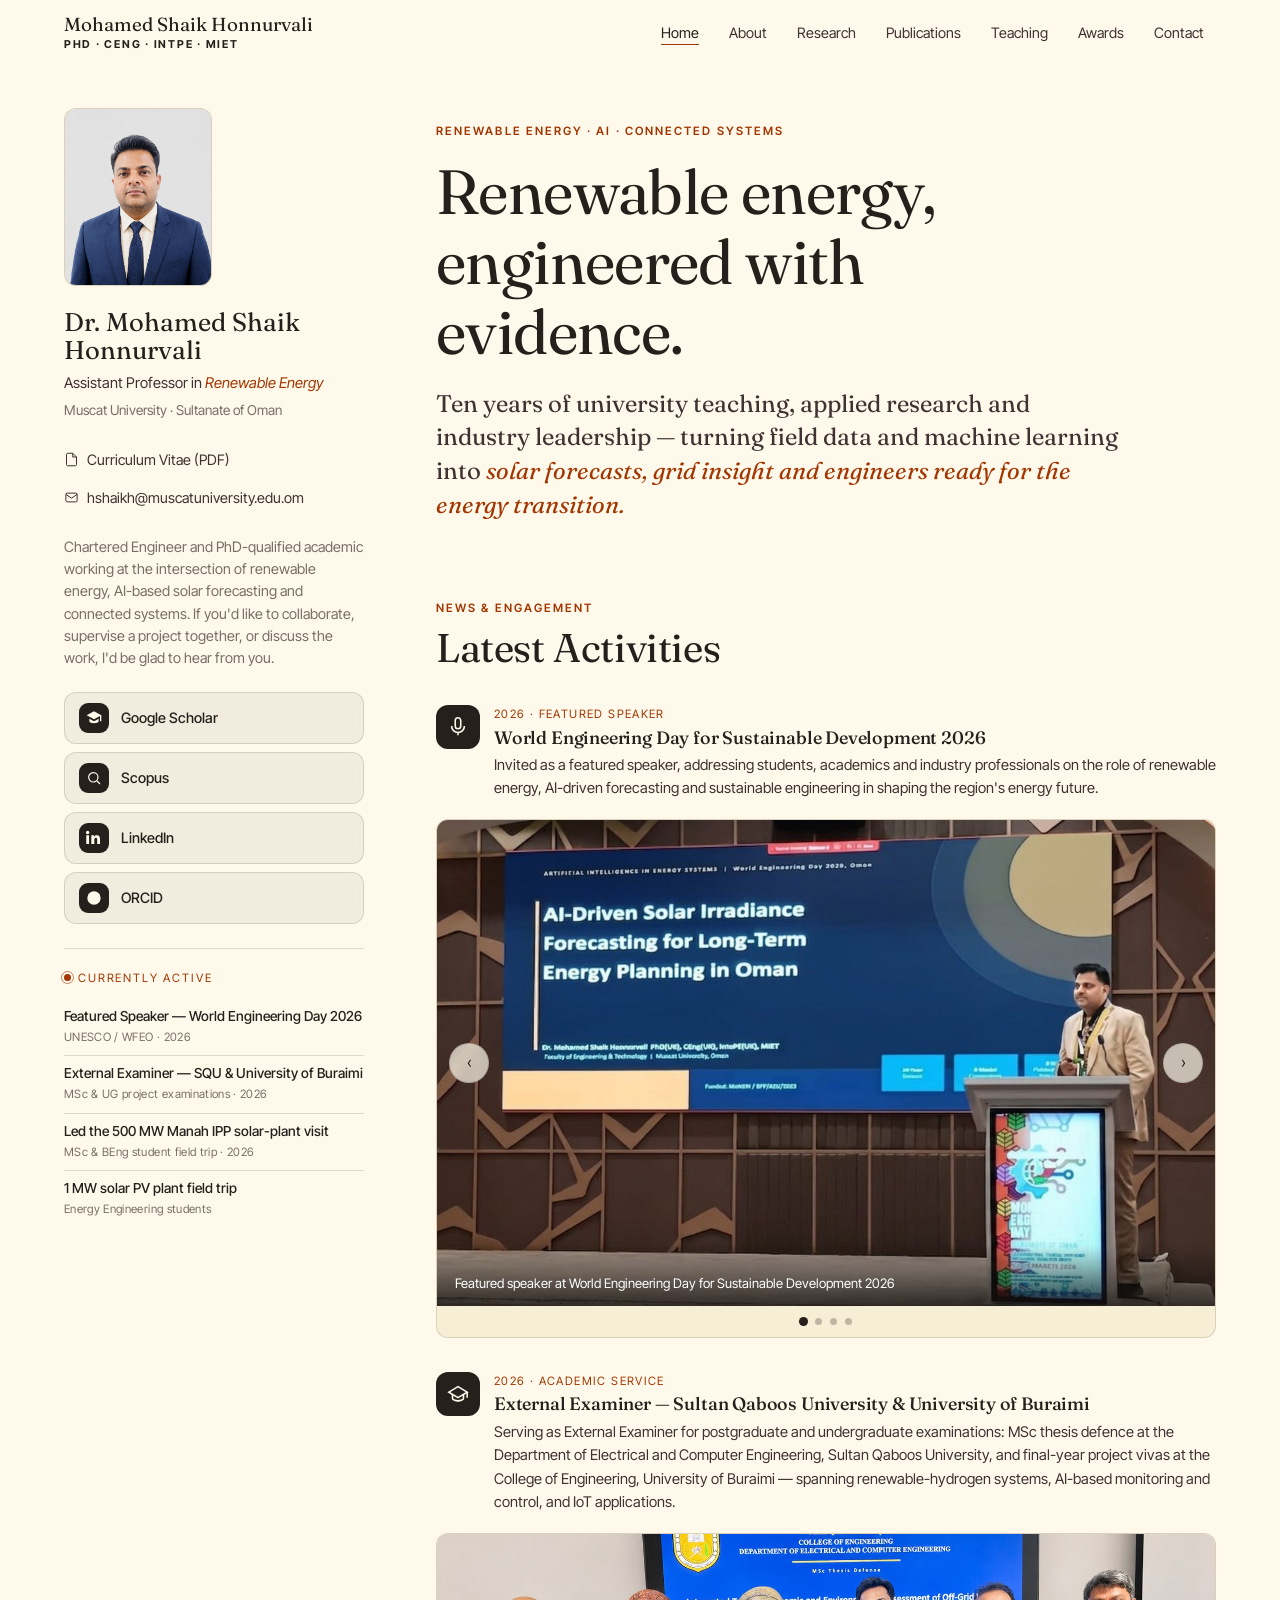
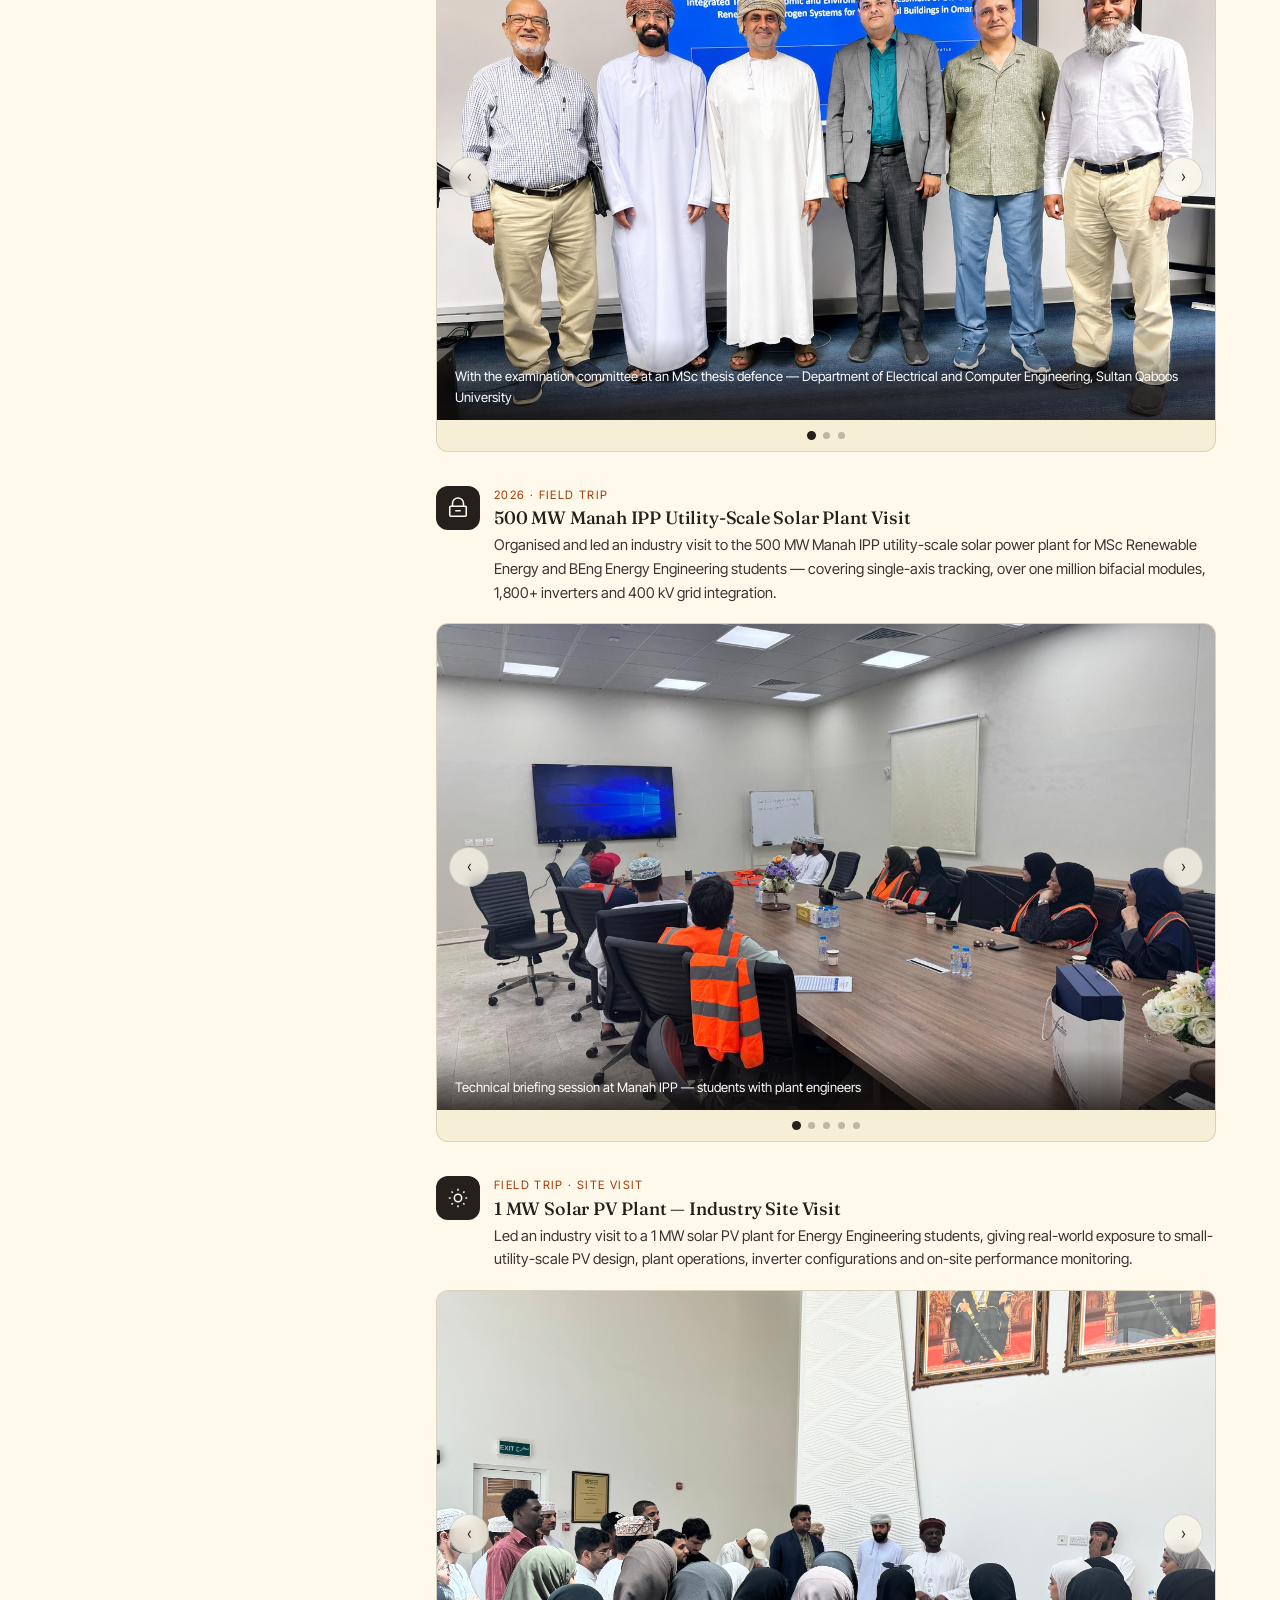
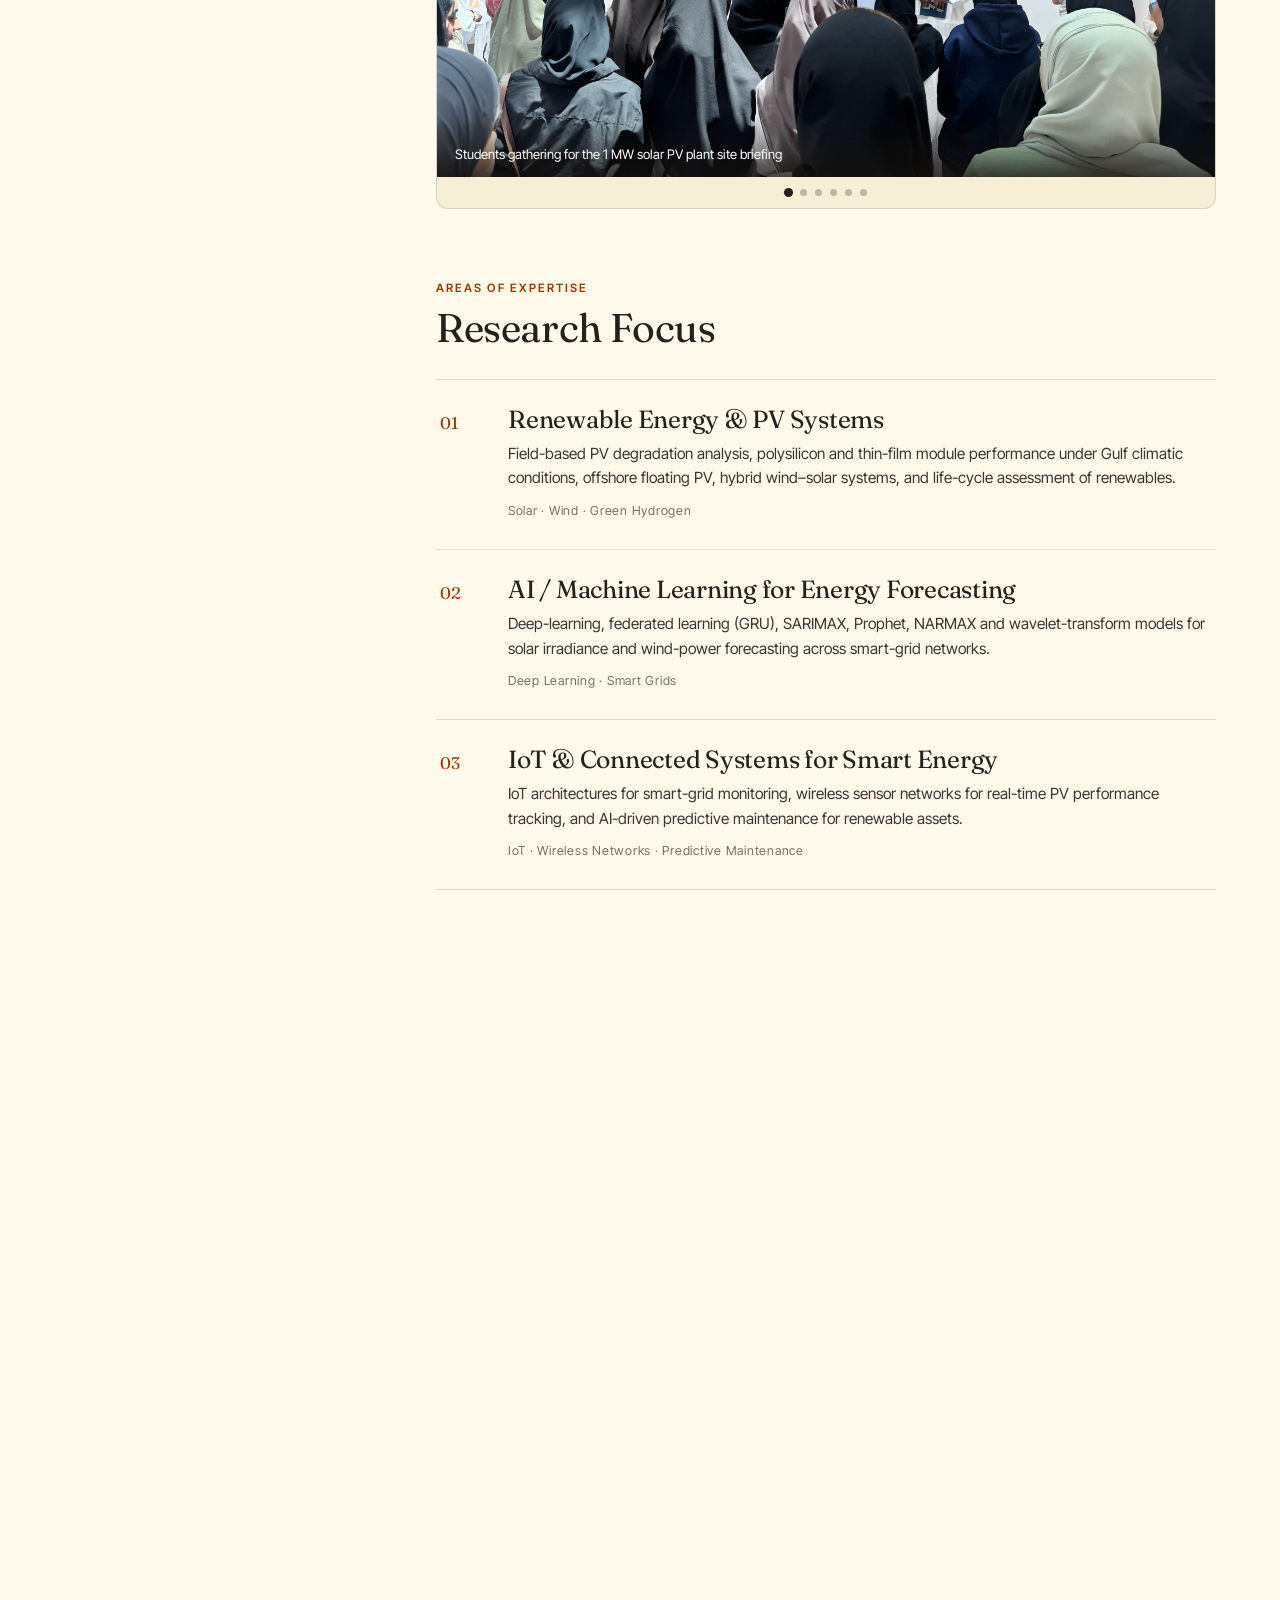
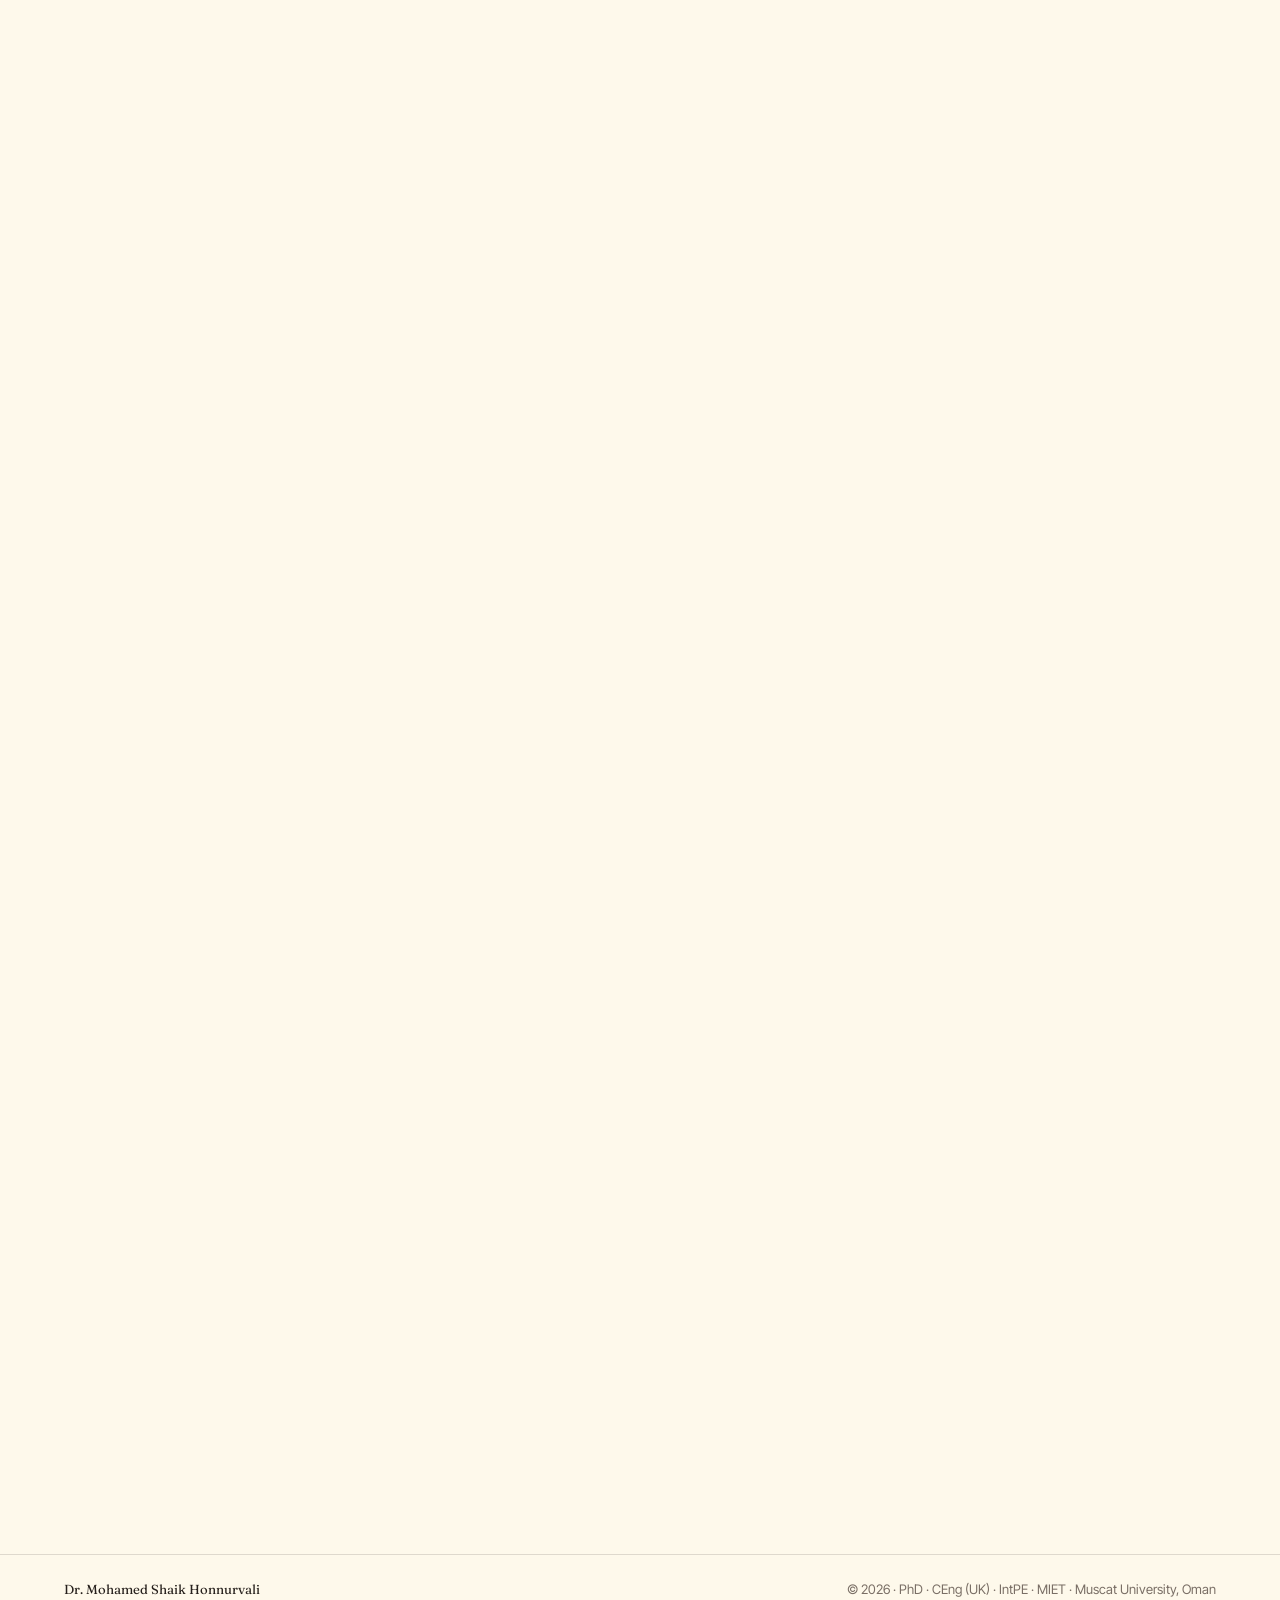
<file: index.html>
<!DOCTYPE html>
<html lang="en">
<head>
  <meta charset="UTF-8" />
  <meta name="viewport" content="width=device-width, initial-scale=1.0" />
  <title>Dr. Mohamed Shaik Honnurvali | Renewable Energy Researcher</title>
  <meta name="description" content="Academic portfolio of Dr. Mohamed Shaik Honnurvali – PhD, Chartered Engineer (UK), Assistant Professor in Renewable Energy at Muscat University, Oman.">
  <link rel="preconnect" href="https://fonts.googleapis.com">
  <link rel="preconnect" href="https://fonts.gstatic.com" crossorigin>
  <link href="https://fonts.googleapis.com/css2?family=Fraunces:ital,opsz,wght@0,9..144,400;0,9..144,500;1,9..144,400&family=Inter+Tight:ital,wght@0,400;0,500;0,600;1,400&display=swap" rel="stylesheet">
  <link rel="stylesheet" href="css/style.css?v=6" />
</head>
<body>

<!-- NAVBAR -->
<nav class="navbar" id="navbar">
  <div class="nav-inner">
    <a href="index.html" class="nav-brand">
      <span class="name">Mohamed Shaik Honnurvali</span>
      <span class="title">PhD · CEng · IntPE · MIET</span>
    </a>
    <ul class="nav-links" id="navLinks">
      <li><a href="index.html" class="active">Home</a></li>
      <li><a href="about.html">About</a></li>
      <li><a href="research.html">Research</a></li>
      <li><a href="publications.html">Publications</a></li>
      <li><a href="teaching.html">Teaching</a></li>
      <li><a href="awards.html">Awards</a></li>
      <li><a href="contact.html">Contact</a></li>
    </ul>
    <button class="nav-toggle" id="navToggle" aria-label="Toggle navigation">
      <span></span><span></span><span></span>
    </button>
  </div>
</nav>

<!-- SHELL: sidebar + main -->
<div class="shell">

  <!-- PROFILE SIDEBAR -->
  <aside class="profile">
    <div class="profile-photo">
      <img src="images/profile.png" alt="Dr. Mohamed Shaik Honnurvali"
        onerror="this.style.display='none'; this.parentElement.querySelector('.photo-initials').style.display='flex'">
      <div class="photo-initials" style="display:none">MSH</div>
    </div>
    <div class="profile-headline">
      <div class="profile-name">Dr. Mohamed Shaik Honnurvali</div>
      <div class="profile-role">Assistant Professor in <em>Renewable Energy</em></div>
      <div class="profile-inst">Muscat University · Sultanate of Oman</div>

      <div class="profile-quick">
        <a href="Dr-Mohamed-Shaik-Honnurvali-CV.pdf" target="_blank" rel="noopener">
          <svg viewBox="0 0 24 24" fill="none" stroke-width="1.6"><path d="M14 2H6a2 2 0 0 0-2 2v16a2 2 0 0 0 2 2h12a2 2 0 0 0 2-2V8z"/><polyline points="14 2 14 8 20 8"/></svg>
          Curriculum Vitae (PDF)
        </a>
        <a href="mailto:hshaikh@muscatuniversity.edu.om">
          <svg viewBox="0 0 24 24" fill="none" stroke-width="1.6"><rect x="3" y="5" width="18" height="14" rx="2"/><polyline points="3 7 12 13 21 7"/></svg>
          hshaikh@muscatuniversity.edu.om
        </a>
      </div>
    </div>

    <p class="profile-bio">
      Chartered Engineer and PhD-qualified academic working at the intersection of
      renewable energy, AI-based solar forecasting and connected systems. If you'd like
      to collaborate, supervise a project together, or discuss the work, I'd be glad to hear from you.
    </p>

    <!-- Academic profile links — black liquid-glass -->
    <div class="profile-links">
      <a class="glass-link" href="https://scholar.google.com/citations?user=fPKjL7wAAAAJ&hl=en" target="_blank" rel="noopener">
        <span class="gi"><svg viewBox="0 0 24 24" fill="currentColor"><path d="M12 2 1 8l11 6 9-4.9V17h2V8zM5 13.2V17c0 1.7 3.1 3 7 3s7-1.3 7-3v-3.8l-7 3.8z"/></svg></span>
        Google Scholar
      </a>
      <a class="glass-link" href="https://www.scopus.com/authid/detail.uri?authorId=57219779084" target="_blank" rel="noopener">
        <span class="gi"><svg viewBox="0 0 24 24" fill="none" stroke="currentColor" stroke-width="1.8"><circle cx="11" cy="11" r="7"/><line x1="21" y1="21" x2="16.5" y2="16.5"/></svg></span>
        Scopus
      </a>
      <a class="glass-link" href="https://www.linkedin.com/in/honnurvali-mohamed-shaik-58bb0a144" target="_blank" rel="noopener">
        <span class="gi"><svg viewBox="0 0 24 24" fill="currentColor"><path d="M4.98 3.5A2.5 2.5 0 1 1 0 3.5a2.5 2.5 0 0 1 4.98 0zM.4 8h4.2v13H.4zM8 8h4v1.8h.06c.56-1 1.9-2.1 3.94-2.1 4.2 0 5 2.8 5 6.4V21h-4.2v-6c0-1.4 0-3.3-2-3.3s-2.3 1.6-2.3 3.2V21H8z"/></svg></span>
        LinkedIn
      </a>
      <a class="glass-link" href="https://orcid.org/0000-0002-9402-8500" target="_blank" rel="noopener">
        <span class="gi"><svg viewBox="0 0 24 24" fill="currentColor"><circle cx="12" cy="12" r="10"/><g fill="#fef9eb"><circle cx="8.7" cy="7.4" r="1.1"/><rect x="7.9" y="9.4" width="1.6" height="7.2"/><path d="M11.5 9.4h3.1c2.2 0 3.6 1.6 3.6 3.6 0 2-1.4 3.6-3.6 3.6h-3.1zm1.6 1.5v4.2h1.4c1.4 0 2.1-.9 2.1-2.1s-.7-2.1-2.1-2.1z"/></g></svg></span>
        ORCID
      </a>
    </div>

    <div class="profile-activity">
      <span class="glabel"><span class="live-dot"></span> Currently Active</span>
      <a class="activity-mini" href="#activities">
        <strong>Featured Speaker — World Engineering Day 2026</strong>
        <span class="amini-yr">UNESCO / WFEO · 2026</span>
      </a>
      <a class="activity-mini" href="#activities">
        <strong>External Examiner — SQU &amp; University of Buraimi</strong>
        <span class="amini-yr">MSc &amp; UG project examinations · 2026</span>
      </a>
      <a class="activity-mini" href="#activities">
        <strong>Led the 500 MW Manah IPP solar-plant visit</strong>
        <span class="amini-yr">MSc &amp; BEng student field trip · 2026</span>
      </a>
      <a class="activity-mini" href="#activities">
        <strong>1 MW solar PV plant field trip</strong>
        <span class="amini-yr">Energy Engineering students</span>
      </a>
    </div>
  </aside>

  <!-- MAIN COLUMN -->
  <main class="main">

    <!-- Thesis / hero -->
    <section class="thesis">
      <span class="eyebrow">Renewable Energy · AI · Connected Systems</span>
      <h1 style="margin-top:14px">Renewable energy, engineered with evidence.</h1>
      <p class="lede">
        Ten years of university teaching, applied research and industry leadership —
        turning field data and machine learning into <em>solar forecasts, grid insight and
        engineers ready for the energy transition.</em>
      </p>
    </section>

    <!-- Research focus (numbered editorial rows) -->
    <section class="section" data-reveal>
      <div class="section-head">
        <span class="eyebrow">Areas of Expertise</span>
        <h2>Research Focus</h2>
      </div>
      <div class="focus-list">
        <article class="focus-item">
          <div class="focus-num">01</div>
          <div>
            <h3>Renewable Energy &amp; PV Systems</h3>
            <p>Field-based PV degradation analysis, polysilicon and thin-film module performance under Gulf climatic conditions, offshore floating PV, hybrid wind–solar systems, and life-cycle assessment of renewables.</p>
            <span class="tagline">Solar · Wind · Green Hydrogen</span>
          </div>
        </article>
        <article class="focus-item">
          <div class="focus-num">02</div>
          <div>
            <h3>AI / Machine Learning for Energy Forecasting</h3>
            <p>Deep-learning, federated learning (GRU), SARIMAX, Prophet, NARMAX and wavelet-transform models for solar irradiance and wind-power forecasting across smart-grid networks.</p>
            <span class="tagline">Deep Learning · Smart Grids</span>
          </div>
        </article>
        <article class="focus-item">
          <div class="focus-num">03</div>
          <div>
            <h3>IoT &amp; Connected Systems for Smart Energy</h3>
            <p>IoT architectures for smart-grid monitoring, wireless sensor networks for real-time PV performance tracking, and AI-driven predictive maintenance for renewable assets.</p>
            <span class="tagline">IoT · Wireless Networks · Predictive Maintenance</span>
          </div>
        </article>
      </div>
    </section>

    <!-- Circular thumbs (research domains at a glance) -->
    <section class="block" data-reveal>
      <div class="block-head"><span class="eyebrow">Where the work happens</span></div>
      <div class="circle-row">
        <div class="circle-item">
          <div class="circle-thumb"><svg viewBox="0 0 24 24" fill="none" stroke-width="1.6"><circle cx="12" cy="12" r="4"/><path d="M12 2v3M12 19v3M2 12h3M19 12h3M5 5l2 2M17 17l2 2M19 5l-2 2M7 17l-2 2"/></svg></div>
          <div class="label">Solar PV &amp; Field Studies</div>
        </div>
        <div class="circle-item">
          <div class="circle-thumb"><svg viewBox="0 0 24 24" fill="none" stroke-width="1.6"><path d="M3 17l5-6 4 3 5-7 4 5"/><path d="M3 21h18"/></svg></div>
          <div class="label">AI Forecasting Models</div>
        </div>
        <div class="circle-item">
          <div class="circle-thumb"><svg viewBox="0 0 24 24" fill="none" stroke-width="1.6"><circle cx="12" cy="12" r="2.5"/><circle cx="5" cy="6" r="2"/><circle cx="19" cy="6" r="2"/><circle cx="5" cy="18" r="2"/><circle cx="19" cy="18" r="2"/><path d="M6.7 7.2 10.2 10.5M17.3 7.2 13.8 10.5M6.7 16.8 10.2 13.5M17.3 16.8 13.8 13.5"/></svg></div>
          <div class="label">IoT &amp; Smart Grids</div>
        </div>
        <div class="circle-item">
          <div class="circle-thumb"><svg viewBox="0 0 24 24" fill="none" stroke-width="1.6"><path d="M22 10 12 4 2 10l10 6z"/><path d="M6 12v5c0 1 2.7 2.5 6 2.5s6-1.5 6-2.5v-5"/></svg></div>
          <div class="label">Teaching &amp; Supervision</div>
        </div>
      </div>
    </section>

    <!-- Recent publications -->
    <section class="section" data-reveal>
      <div class="section-head">
        <span class="eyebrow">Latest Work</span>
        <h2>Recent Publications</h2>
      </div>
      <div class="pub-list">
        <article class="pub-item">
          <div class="pub-index">01</div>
          <div>
            <div class="pub-meta"><span class="pub-badge">Q1</span><span class="pub-year">2026</span></div>
            <div class="pub-title"><a href="https://doi.org/10.3390/en19112496" target="_blank" rel="noopener">A Federated Learning-Based Distributed Solar Forecasting for Smart Buildings in Muscat, Oman Using GRU Networks</a></div>
            <div class="pub-authors">Baloch, M., <span class="pub-highlight">Honnurvali, M.S.</span>, Ahmed, T., Shaikh, A.M. &amp; Chaudhary, S.T.</div>
            <div class="pub-journal">Energies, 19(11), 2496. MDPI. IF 3.9.</div>
          </div>
        </article>
        <article class="pub-item">
          <div class="pub-index">02</div>
          <div>
            <div class="pub-meta"><span class="pub-badge">Q1</span><span class="pub-year">2025</span></div>
            <div class="pub-title"><a href="https://doi.org/10.1016/j.rineng.2025.107140" target="_blank" rel="noopener">Novel Dynamic Temporal Interaction and Feature Synthesis Framework for Enhanced Solar Power Forecasting</a></div>
            <div class="pub-authors">Baloch, M., <span class="pub-highlight">Honnurvali, M.S.</span>, Kabbani, A., Ahmed, T., Hafeez, F. &amp; Hamid, M.</div>
            <div class="pub-journal">Results in Engineering, 107140. Elsevier. IF 9.4.</div>
          </div>
        </article>
        <article class="pub-item">
          <div class="pub-index">03</div>
          <div>
            <div class="pub-meta"><span class="pub-badge">Q1</span><span class="pub-year">2025</span></div>
            <div class="pub-title"><a href="https://doi.org/10.3390/en18010205" target="_blank" rel="noopener">Solar Energy Forecasting Framework Using Prophet-Based Machine Learning Model: An Opportunity to Explore Solar Energy Potential in Muscat, Oman</a></div>
            <div class="pub-authors">Baloch, M., <span class="pub-highlight">Honnurvali, M.S.</span>, Kabbani, A., Ahmed, T., Chauhdary, S.T. &amp; Saeed, M.S.</div>
            <div class="pub-journal">Energies, 18(1), 205. MDPI. IF 3.9.</div>
          </div>
        </article>
      </div>
      <div style="margin-top:28px"><a href="publications.html" class="btn btn-text">View all 38 publications →</a></div>
    </section>

    <!-- Latest activities with carousels -->
    <section class="section" id="activities" data-reveal>
      <div class="section-head">
        <span class="eyebrow">News &amp; Engagement</span>
        <h2>Latest Activities</h2>
      </div>

      <div class="activity">
        <div class="activity-head">
          <div class="activity-icon"><svg viewBox="0 0 24 24" fill="none" stroke="currentColor" stroke-width="1.7"><path d="M12 2a3 3 0 0 0-3 3v6a3 3 0 0 0 6 0V5a3 3 0 0 0-3-3z"/><path d="M5 11a7 7 0 0 0 14 0M12 18v3"/></svg></div>
          <div>
            <div class="activity-kicker">2026 · Featured Speaker</div>
            <h4>World Engineering Day for Sustainable Development 2026</h4>
            <p>Invited as a featured speaker, addressing students, academics and industry professionals on the role of renewable energy, AI-driven forecasting and sustainable engineering in shaping the region's energy future.</p>
          </div>
        </div>
        <div class="site-carousel" id="carousel-speaker">
          <div class="carousel-image-area">
            <div class="carousel-track-wrap">
              <div class="carousel-track">
                <div class="carousel-slide">
                  <img src="Public%20Engagement/World%20Engineering%20day%20-Public%20speaking%20evidence%202.jpg" alt="Dr. Mohamed Shaik as featured speaker at World Engineering Day 2026">
                  <div class="carousel-caption">Featured speaker at World Engineering Day for Sustainable Development 2026</div>
                </div>
                <div class="carousel-slide">
                  <img src="Public%20Engagement/World%20Engineering%20Day%20-Public%20speaking%20evidence%203.jpeg" alt="Addressing the audience at World Engineering Day 2026">
                  <div class="carousel-caption">Addressing the audience on engineering for a sustainable future</div>
                </div>
                <div class="carousel-slide">
                  <img src="Public%20Engagement/World%20Engineering%20Day%20-Public%20speaking%20evidence%204.jpeg" alt="Public speaking session at World Engineering Day 2026">
                  <div class="carousel-caption">Sharing insights on renewable energy and sustainable development</div>
                </div>
                <div class="carousel-slide">
                  <img src="Public%20Engagement/World%20Engineering%20Day%20-Public%20speaking%20evidence%205.jpeg" alt="Engaging with attendees at World Engineering Day 2026">
                  <div class="carousel-caption">Engaging with attendees during the World Engineering Day 2026 session</div>
                </div>
              </div>
            </div>
            <button class="carousel-btn prev" onclick="carouselMove('carousel-speaker',-1)" aria-label="Previous">‹</button>
            <button class="carousel-btn next" onclick="carouselMove('carousel-speaker',1)" aria-label="Next">›</button>
          </div>
          <div class="carousel-footer">
            <button class="carousel-dot active" onclick="carouselGo('carousel-speaker',0)" aria-label="Slide 1"></button>
            <button class="carousel-dot" onclick="carouselGo('carousel-speaker',1)" aria-label="Slide 2"></button>
            <button class="carousel-dot" onclick="carouselGo('carousel-speaker',2)" aria-label="Slide 3"></button>
            <button class="carousel-dot" onclick="carouselGo('carousel-speaker',3)" aria-label="Slide 4"></button>
          </div>
        </div>
      </div>

      <div class="activity">
        <div class="activity-head">
          <div class="activity-icon"><svg viewBox="0 0 24 24" fill="none" stroke="currentColor" stroke-width="1.7"><path d="M22 10 12 4 2 10l10 6z"/><path d="M6 12v5c0 1 2.7 2.5 6 2.5s6-1.5 6-2.5v-5"/><path d="M22 10v6"/></svg></div>
          <div>
            <div class="activity-kicker">2026 · Academic Service</div>
            <h4>External Examiner — Sultan Qaboos University &amp; University of Buraimi</h4>
            <p>Serving as External Examiner for postgraduate and undergraduate examinations: MSc thesis defence at the Department of Electrical and Computer Engineering, Sultan Qaboos University, and final-year project vivas at the College of Engineering, University of Buraimi — spanning renewable-hydrogen systems, AI-based monitoring and control, and IoT applications.</p>
          </div>
        </div>
        <div class="site-carousel" id="carousel-examiner">
          <div class="carousel-image-area">
            <div class="carousel-track-wrap">
              <div class="carousel-track">
                <div class="carousel-slide">
                  <img src="images/external-examiner/squ-msc-defense.jpg" alt="External examination committee at the MSc thesis defence, Sultan Qaboos University">
                  <div class="carousel-caption">With the examination committee at an MSc thesis defence — Department of Electrical and Computer Engineering, Sultan Qaboos University</div>
                </div>
                <div class="carousel-slide">
                  <img src="images/external-examiner/uob-live-demo.jpg" alt="Student demonstrating a live AI-based pump control system during a final-year project viva, University of Buraimi">
                  <div class="carousel-caption">Examining a live AI-based monitoring and control demonstration — final-year project viva, University of Buraimi</div>
                </div>
                <div class="carousel-slide">
                  <img src="images/external-examiner/uob-viva-presentation.jpg" alt="Student presenting system testing and calibration during a project viva, University of Buraimi">
                  <div class="carousel-caption">Student presenting system testing and calibration during a UG project viva — University of Buraimi</div>
                </div>
              </div>
            </div>
            <button class="carousel-btn prev" onclick="carouselMove('carousel-examiner',-1)" aria-label="Previous">‹</button>
            <button class="carousel-btn next" onclick="carouselMove('carousel-examiner',1)" aria-label="Next">›</button>
          </div>
          <div class="carousel-footer">
            <button class="carousel-dot active" onclick="carouselGo('carousel-examiner',0)" aria-label="Slide 1"></button>
            <button class="carousel-dot" onclick="carouselGo('carousel-examiner',1)" aria-label="Slide 2"></button>
            <button class="carousel-dot" onclick="carouselGo('carousel-examiner',2)" aria-label="Slide 3"></button>
          </div>
        </div>
      </div>

      <div class="activity">
        <div class="activity-head">
          <div class="activity-icon"><svg viewBox="0 0 24 24" fill="none" stroke="currentColor" stroke-width="1.7"><rect x="3" y="10" width="18" height="11" rx="1"/><path d="M6 10V7a6 6 0 0 1 12 0v3M9 15h6"/></svg></div>
          <div>
            <div class="activity-kicker">2026 · Field Trip</div>
            <h4>500 MW Manah IPP Utility-Scale Solar Plant Visit</h4>
            <p>Organised and led an industry visit to the 500 MW Manah IPP utility-scale solar power plant for MSc Renewable Energy and BEng Energy Engineering students — covering single-axis tracking, over one million bifacial modules, 1,800+ inverters and 400 kV grid integration.</p>
          </div>
        </div>
        <div class="site-carousel" id="carousel-home-500mw">
          <div class="carousel-image-area">
            <div class="carousel-track-wrap">
              <div class="carousel-track">
                <div class="carousel-slide">
                  <img src="industry%20site%20visit/500%20MW%20Manah%20Solar%20Plant/WhatsApp%20Image%202026-05-07%20at%2010.58.11%20AM.jpeg" alt="Briefing session at 500 MW Manah IPP with plant engineers">
                  <div class="carousel-caption">Technical briefing session at Manah IPP — students with plant engineers</div>
                </div>
                <div class="carousel-slide">
                  <img src="industry%20site%20visit/500%20MW%20Manah%20Solar%20Plant/WhatsApp%20Image%202026-05-07%20at%2010.58.11%20AM%20(1).jpeg" alt="Students at 500 MW Manah IPP Solar Plant">
                  <div class="carousel-caption">Exploring the 500 MW Manah IPP utility-scale solar plant, Oman (2026)</div>
                </div>
                <div class="carousel-slide">
                  <img src="industry%20site%20visit/500%20MW%20Manah%20Solar%20Plant/WhatsApp%20Image%202026-05-07%20at%2010.58.11%20AM%20(2).jpeg" alt="Dr Mohamed with students at the Manah IPP solar array">
                  <div class="carousel-caption">Dr. Mohamed with students overlooking the vast 500 MW Manah IPP solar array</div>
                </div>
                <div class="carousel-slide">
                  <img src="industry%20site%20visit/500%20MW%20Manah%20Solar%20Plant/WhatsApp%20Image%202026-05-07%20at%2010.58.11%20AM%20(3).jpeg" alt="Students in high-vis during 500 MW Manah site walk">
                  <div class="carousel-caption">Students in high-vis vests during the Manah IPP site walk</div>
                </div>
                <div class="carousel-slide">
                  <img src="industry%20site%20visit/500%20MW%20Manah%20Solar%20Plant/WhatsApp%20Image%202026-05-07%20at%2010.58.11%20AM%20(4).jpeg" alt="MSc and BEng students at 500 MW Manah IPP">
                  <div class="carousel-caption">MSc Renewable Energy and BEng Energy Engineering students at Manah IPP</div>
                </div>
              </div>
            </div>
            <button class="carousel-btn prev" onclick="carouselMove('carousel-home-500mw',-1)" aria-label="Previous">‹</button>
            <button class="carousel-btn next" onclick="carouselMove('carousel-home-500mw',1)" aria-label="Next">›</button>
          </div>
          <div class="carousel-footer">
            <button class="carousel-dot active" onclick="carouselGo('carousel-home-500mw',0)" aria-label="Slide 1"></button>
            <button class="carousel-dot" onclick="carouselGo('carousel-home-500mw',1)" aria-label="Slide 2"></button>
            <button class="carousel-dot" onclick="carouselGo('carousel-home-500mw',2)" aria-label="Slide 3"></button>
            <button class="carousel-dot" onclick="carouselGo('carousel-home-500mw',3)" aria-label="Slide 4"></button>
            <button class="carousel-dot" onclick="carouselGo('carousel-home-500mw',4)" aria-label="Slide 5"></button>
          </div>
        </div>
      </div>

      <div class="activity">
        <div class="activity-head">
          <div class="activity-icon"><svg viewBox="0 0 24 24" fill="none" stroke="currentColor" stroke-width="1.7"><circle cx="12" cy="12" r="4"/><path d="M12 2v2M12 20v2M2 12h2M20 12h2M4.9 4.9l1.4 1.4M17.7 17.7l1.4 1.4M19.1 4.9l-1.4 1.4M6.3 17.7l-1.4 1.4"/></svg></div>
          <div>
            <div class="activity-kicker">Field Trip · Site Visit</div>
            <h4>1 MW Solar PV Plant — Industry Site Visit</h4>
            <p>Led an industry visit to a 1 MW solar PV plant for Energy Engineering students, giving real-world exposure to small-utility-scale PV design, plant operations, inverter configurations and on-site performance monitoring.</p>
          </div>
        </div>
        <div class="site-carousel" id="carousel-home-1mw">
          <div class="carousel-image-area">
            <div class="carousel-track-wrap">
              <div class="carousel-track">
                <div class="carousel-slide">
                  <img src="industry%20site%20visit/1MW%20solar%20Plant/IMG_2185.jpeg" alt="Students at 1 MW solar plant site visit briefing">
                  <div class="carousel-caption">Students gathering for the 1 MW solar PV plant site briefing</div>
                </div>
                <div class="carousel-slide">
                  <img src="industry%20site%20visit/1MW%20solar%20Plant/IMG_2203.jpeg" alt="Students learning about solar PV at 1 MW plant">
                  <div class="carousel-caption">Exploring solar PV systems and plant layout at the 1 MW facility</div>
                </div>
                <div class="carousel-slide">
                  <img src="industry%20site%20visit/1MW%20solar%20Plant/IMG_2210.jpeg" alt="1 MW solar plant student tour">
                  <div class="carousel-caption">Students engage with site engineers during the 1 MW plant tour</div>
                </div>
                <div class="carousel-slide">
                  <img src="industry%20site%20visit/1MW%20solar%20Plant/IMG_2213.jpeg" alt="Hands-on learning at 1 MW solar PV plant">
                  <div class="carousel-caption">Hands-on learning at the 1 MW solar PV plant, Oman</div>
                </div>
                <div class="carousel-slide">
                  <img src="industry%20site%20visit/1MW%20solar%20Plant/IMG_2221.jpeg" alt="Energy engineering students at solar plant operations">
                  <div class="carousel-caption">Energy Engineering students experiencing real-world solar plant operations</div>
                </div>
                <div class="carousel-slide">
                  <img src="industry%20site%20visit/1MW%20solar%20Plant/IMG_4200.JPG" alt="Group photo at 1 MW solar plant">
                  <div class="carousel-caption">Group photo at the 1 MW solar PV plant facility</div>
                </div>
              </div>
            </div>
            <button class="carousel-btn prev" onclick="carouselMove('carousel-home-1mw',-1)" aria-label="Previous">‹</button>
            <button class="carousel-btn next" onclick="carouselMove('carousel-home-1mw',1)" aria-label="Next">›</button>
          </div>
          <div class="carousel-footer">
            <button class="carousel-dot active" onclick="carouselGo('carousel-home-1mw',0)" aria-label="Slide 1"></button>
            <button class="carousel-dot" onclick="carouselGo('carousel-home-1mw',1)" aria-label="Slide 2"></button>
            <button class="carousel-dot" onclick="carouselGo('carousel-home-1mw',2)" aria-label="Slide 3"></button>
            <button class="carousel-dot" onclick="carouselGo('carousel-home-1mw',3)" aria-label="Slide 4"></button>
            <button class="carousel-dot" onclick="carouselGo('carousel-home-1mw',4)" aria-label="Slide 5"></button>
            <button class="carousel-dot" onclick="carouselGo('carousel-home-1mw',5)" aria-label="Slide 6"></button>
          </div>
        </div>
      </div>
    </section>

    <!-- Numbered accordion: current role & collaboration -->
    <section class="block" data-reveal>
      <div class="block-head"><span class="eyebrow">Frequently asked</span></div>
      <div class="block-body">
        <div class="accordion">
          <div class="acc-item">
            <button class="acc-trigger" aria-expanded="false">
              <span class="acc-num">01</span>
              <span class="acc-label">What is your current role?</span>
              <span class="acc-chev"><svg viewBox="0 0 24 24" fill="none" stroke-width="2"><polyline points="6 9 12 15 18 9"/></svg></span>
            </button>
            <div class="acc-panel"><div class="acc-panel-inner">
              Assistant Professor in Renewable Energy at Muscat University (2023–present), Faculty of Engineering and Technology. I am Programme Coordinator and Chair of the Curriculum Review Committee for BEng Energy Engineering, drive the ABET and OAAA (Standard 6) accreditation work, and serve as External Examiner at Sultan Qaboos University and the University of Buraimi.
            </div></div>
          </div>
          <div class="acc-item">
            <button class="acc-trigger" aria-expanded="false">
              <span class="acc-num">02</span>
              <span class="acc-label">What are you researching now?</span>
              <span class="acc-chev"><svg viewBox="0 0 24 24" fill="none" stroke-width="2"><polyline points="6 9 12 15 18 9"/></svg></span>
            </button>
            <div class="acc-panel"><div class="acc-panel-inner">
              AI-based solar and wind forecasting, PV performance under Gulf climatic conditions, and IoT-driven smart-grid monitoring. I am Principal Investigator on the USD 14,000 AI-based smart weather-station SEED grant, Co-PI on a USD 14,000 SMR–SOFC low-carbon hydrogen SEED grant, and Co-PI on a USD 50,000 TRC deep-learning solar-forecasting grant.
            </div></div>
          </div>
          <div class="acc-item">
            <button class="acc-trigger" aria-expanded="false">
              <span class="acc-num">03</span>
              <span class="acc-label">Do you supervise students?</span>
              <span class="acc-chev"><svg viewBox="0 0 24 24" fill="none" stroke-width="2"><polyline points="6 9 12 15 18 9"/></svg></span>
            </button>
            <div class="acc-panel"><div class="acc-panel-inner">
              Yes — I supervise MSc Renewable Energy and BEng Energy Engineering projects, including AI net-load forecasting and PV hosting-capacity studies. Prospective students are welcome to get in touch.
            </div></div>
          </div>
          <div class="acc-item">
            <button class="acc-trigger" aria-expanded="false">
              <span class="acc-num">04</span>
              <span class="acc-label">How can we collaborate?</span>
              <span class="acc-chev"><svg viewBox="0 0 24 24" fill="none" stroke-width="2"><polyline points="6 9 12 15 18 9"/></svg></span>
            </button>
            <div class="acc-panel"><div class="acc-panel-inner">
              I welcome joint research, industry partnerships and guest lectures on renewable energy and applied machine learning. The fastest route is email — see the contact card below.
            </div></div>
          </div>
        </div>
      </div>
    </section>

    <!-- Contact card -->
    <section class="block contact-card" data-reveal>
      <div class="block-head"><span class="eyebrow">Get in touch</span></div>
      <div class="block-body">
        <h2>Let's work together</h2>
        <p class="contact-lede">
          Email <a href="mailto:hshaikh@muscatuniversity.edu.om">hshaikh@muscatuniversity.edu.om</a>
          for collaborations, supervision or speaking. I read every message.
        </p>
        <div class="contact-actions">
          <a href="mailto:hshaikh@muscatuniversity.edu.om" class="btn btn-primary">
            <svg viewBox="0 0 24 24" fill="none" stroke="currentColor" stroke-width="1.8"><rect x="3" y="5" width="18" height="14" rx="2"/><polyline points="3 7 12 13 21 7"/></svg>
            Email me
          </a>
          <a href="contact.html" class="btn btn-ghost">All contact details</a>
        </div>
        <div class="contact-note">
          <div class="avatar">
            <img src="images/profile.png" alt="Dr. Mohamed Shaik Honnurvali"
              onerror="this.style.display='none'">
          </div>
          <p>I'm a Chartered Engineer (UK) and PhD academic based in Muscat, working across renewable energy, AI forecasting and connected systems — with a decade split between the university and industry.</p>
        </div>
      </div>
    </section>

  </main>
</div>

<!-- FOOTER -->
<footer class="footer">
  <div class="footer-inner">
    <span class="brand">Dr. Mohamed Shaik Honnurvali</span>
    <span>© 2026 · PhD · CEng (UK) · IntPE · MIET · Muscat University, Oman</span>
  </div>
</footer>

<script src="js/main.js"></script>
</body>
</html>
</file>
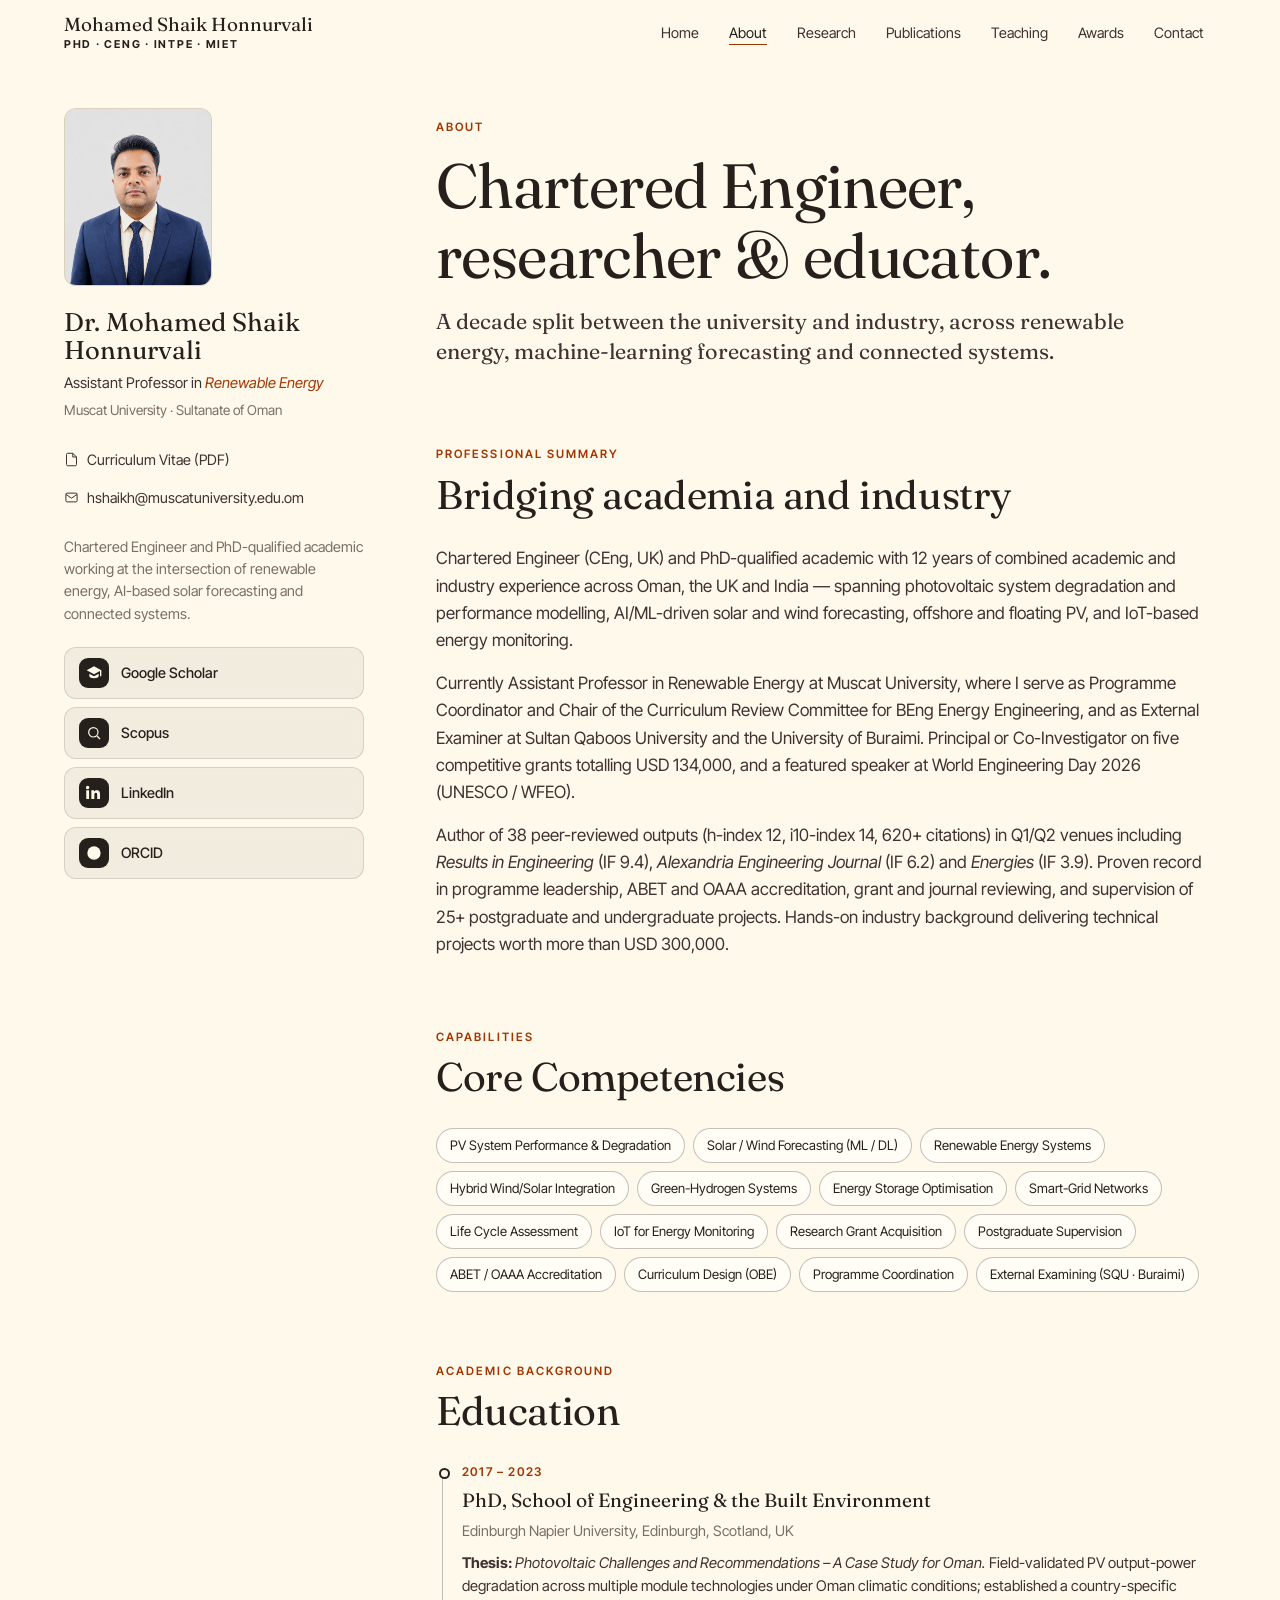
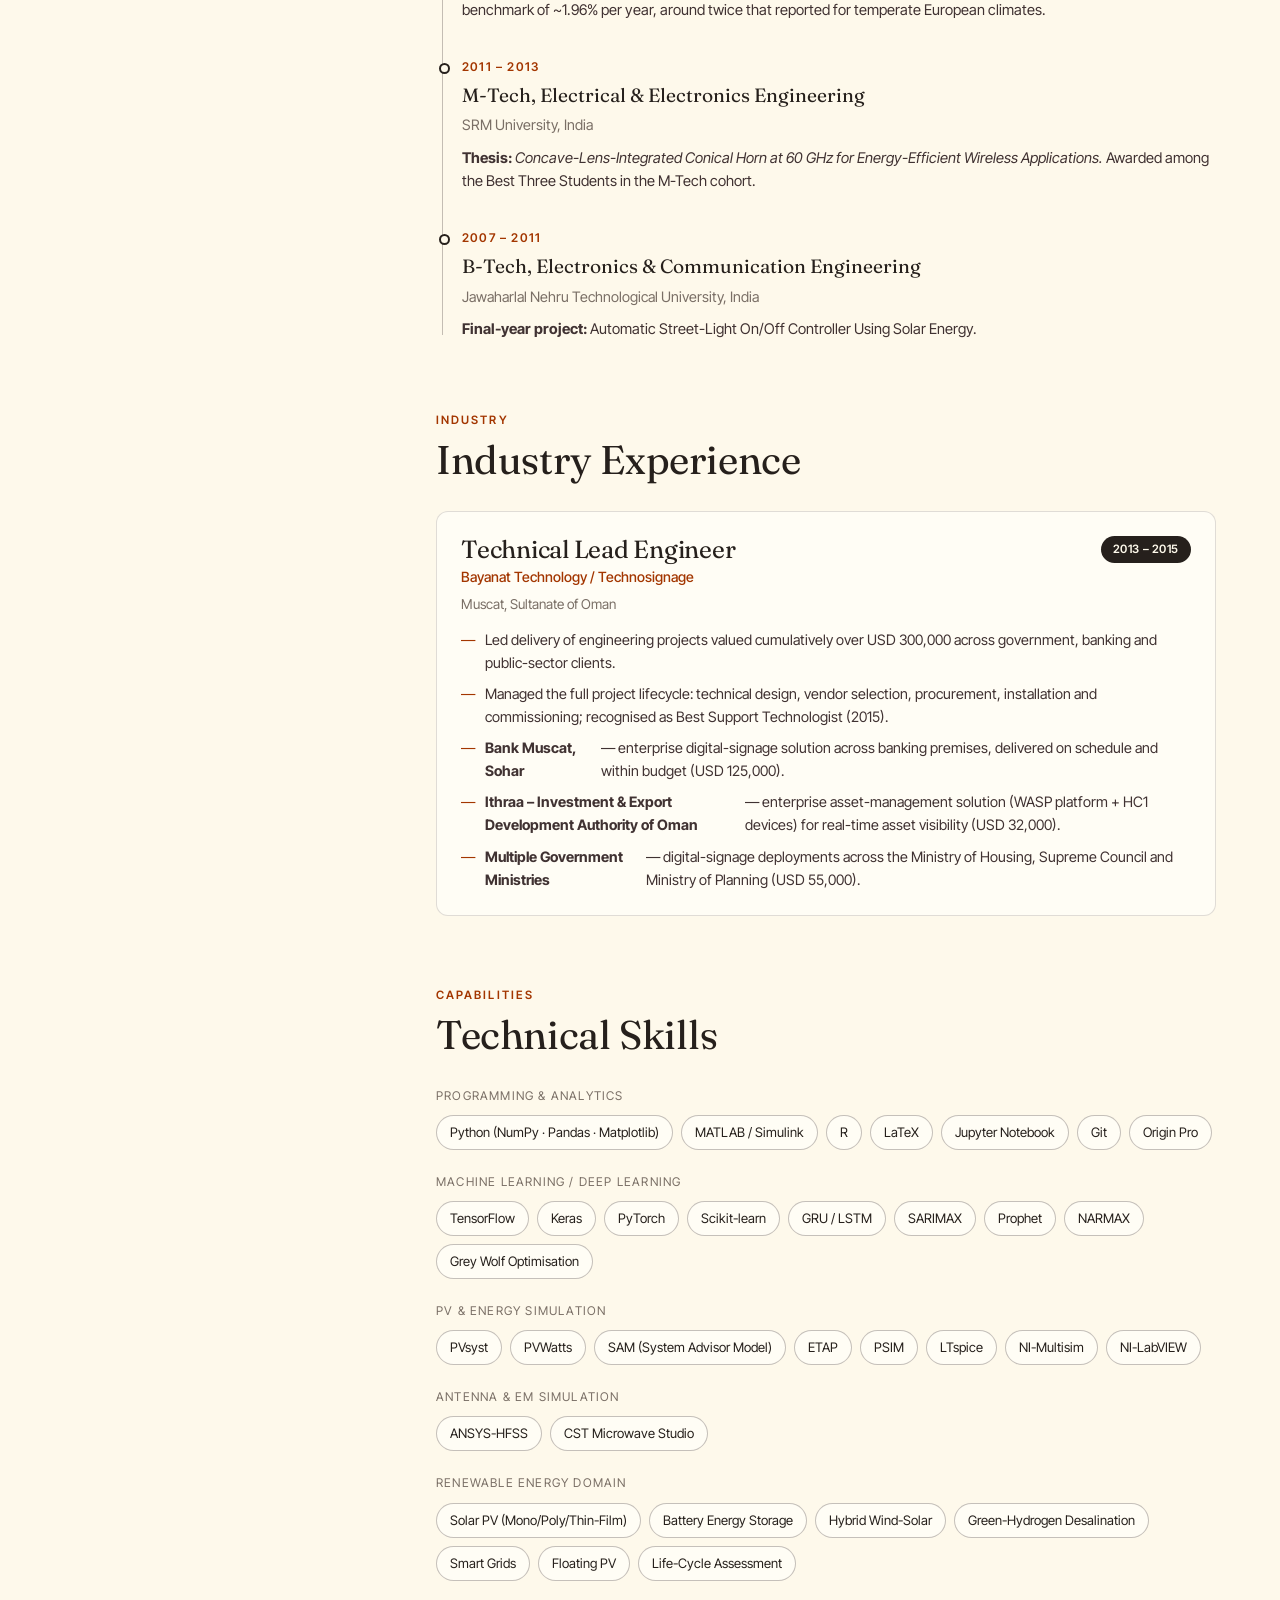
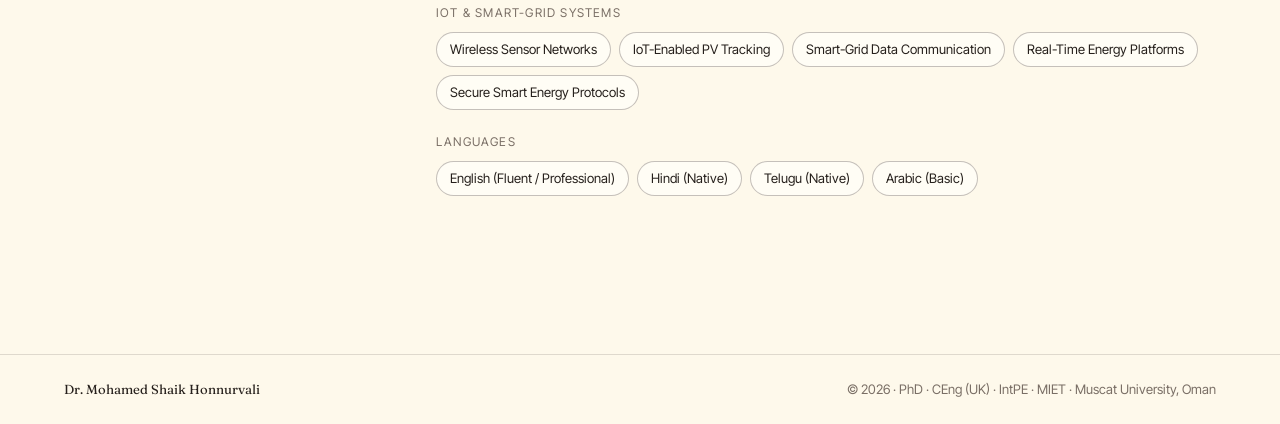
<file: about.html>
<!DOCTYPE html>
<html lang="en">
<head>
  <meta charset="UTF-8" />
  <meta name="viewport" content="width=device-width, initial-scale=1.0" />
  <title>About | Dr. Mohamed Shaik Honnurvali</title>
  <meta name="description" content="About Dr. Mohamed Shaik Honnurvali – academic background, education, industry experience, and technical skills.">
  <link rel="preconnect" href="https://fonts.googleapis.com">
  <link rel="preconnect" href="https://fonts.gstatic.com" crossorigin>
  <link href="https://fonts.googleapis.com/css2?family=Fraunces:ital,opsz,wght@0,9..144,400;0,9..144,500;1,9..144,400&family=Inter+Tight:ital,wght@0,400;0,500;0,600;1,400&display=swap" rel="stylesheet">
  <link rel="stylesheet" href="css/style.css?v=6" />
</head>
<body>

<nav class="navbar" id="navbar">
  <div class="nav-inner">
    <a href="index.html" class="nav-brand">
      <span class="name">Mohamed Shaik Honnurvali</span>
      <span class="title">PhD · CEng · IntPE · MIET</span>
    </a>
    <ul class="nav-links" id="navLinks">
      <li><a href="index.html">Home</a></li>
      <li><a href="about.html" class="active">About</a></li>
      <li><a href="research.html">Research</a></li>
      <li><a href="publications.html">Publications</a></li>
      <li><a href="teaching.html">Teaching</a></li>
      <li><a href="awards.html">Awards</a></li>
      <li><a href="contact.html">Contact</a></li>
    </ul>
    <button class="nav-toggle" id="navToggle" aria-label="Toggle navigation">
      <span></span><span></span><span></span>
    </button>
  </div>
</nav>

<div class="shell">

  <aside class="profile">
    <div class="profile-photo">
      <img src="images/profile.png" alt="Dr. Mohamed Shaik Honnurvali"
        onerror="this.style.display='none'; this.parentElement.querySelector('.photo-initials').style.display='flex'">
      <div class="photo-initials" style="display:none">MSH</div>
    </div>
    <div class="profile-headline">
      <div class="profile-name">Dr. Mohamed Shaik Honnurvali</div>
      <div class="profile-role">Assistant Professor in <em>Renewable Energy</em></div>
      <div class="profile-inst">Muscat University · Sultanate of Oman</div>
      <div class="profile-quick">
        <a href="Dr-Mohamed-Shaik-Honnurvali-CV.pdf" target="_blank" rel="noopener">
          <svg viewBox="0 0 24 24" fill="none" stroke-width="1.6"><path d="M14 2H6a2 2 0 0 0-2 2v16a2 2 0 0 0 2 2h12a2 2 0 0 0 2-2V8z"/><polyline points="14 2 14 8 20 8"/></svg>
          Curriculum Vitae (PDF)
        </a>
        <a href="mailto:hshaikh@muscatuniversity.edu.om">
          <svg viewBox="0 0 24 24" fill="none" stroke-width="1.6"><rect x="3" y="5" width="18" height="14" rx="2"/><polyline points="3 7 12 13 21 7"/></svg>
          hshaikh@muscatuniversity.edu.om
        </a>
      </div>
    </div>
    <p class="profile-bio">
      Chartered Engineer and PhD-qualified academic working at the intersection of
      renewable energy, AI-based solar forecasting and connected systems.
    </p>
    <div class="profile-links">
      <a class="glass-link" href="https://scholar.google.com/citations?user=fPKjL7wAAAAJ&hl=en" target="_blank" rel="noopener">
        <span class="gi"><svg viewBox="0 0 24 24" fill="currentColor"><path d="M12 2 1 8l11 6 9-4.9V17h2V8zM5 13.2V17c0 1.7 3.1 3 7 3s7-1.3 7-3v-3.8l-7 3.8z"/></svg></span>
        Google Scholar
      </a>
      <a class="glass-link" href="https://www.scopus.com/authid/detail.uri?authorId=57219779084" target="_blank" rel="noopener">
        <span class="gi"><svg viewBox="0 0 24 24" fill="none" stroke="currentColor" stroke-width="1.8"><circle cx="11" cy="11" r="7"/><line x1="21" y1="21" x2="16.5" y2="16.5"/></svg></span>
        Scopus
      </a>
      <a class="glass-link" href="https://www.linkedin.com/in/honnurvali-mohamed-shaik-58bb0a144" target="_blank" rel="noopener">
        <span class="gi"><svg viewBox="0 0 24 24" fill="currentColor"><path d="M4.98 3.5A2.5 2.5 0 1 1 0 3.5a2.5 2.5 0 0 1 4.98 0zM.4 8h4.2v13H.4zM8 8h4v1.8h.06c.56-1 1.9-2.1 3.94-2.1 4.2 0 5 2.8 5 6.4V21h-4.2v-6c0-1.4 0-3.3-2-3.3s-2.3 1.6-2.3 3.2V21H8z"/></svg></span>
        LinkedIn
      </a>
      <a class="glass-link" href="https://orcid.org/0000-0002-9402-8500" target="_blank" rel="noopener">
        <span class="gi"><svg viewBox="0 0 24 24" fill="currentColor"><circle cx="12" cy="12" r="10"/><g fill="#fef9eb"><circle cx="8.7" cy="7.4" r="1.1"/><rect x="7.9" y="9.4" width="1.6" height="7.2"/><path d="M11.5 9.4h3.1c2.2 0 3.6 1.6 3.6 3.6 0 2-1.4 3.6-3.6 3.6h-3.1zm1.6 1.5v4.2h1.4c1.4 0 2.1-.9 2.1-2.1s-.7-2.1-2.1-2.1z"/></g></svg></span>
        ORCID
      </a>
    </div>
  </aside>

  <main class="main">

    <section class="page-intro">
      <span class="eyebrow">About</span>
      <h1>Chartered Engineer, researcher &amp; educator.</h1>
      <p class="sub">A decade split between the university and industry, across renewable energy, machine-learning forecasting and connected systems.</p>
    </section>

    <section class="section prose" data-reveal>
      <div class="section-head"><span class="eyebrow">Professional Summary</span><h2>Bridging academia and industry</h2></div>
      <p>Chartered Engineer (CEng, UK) and PhD-qualified academic with 12 years of combined academic and industry experience across Oman, the UK and India — spanning photovoltaic system degradation and performance modelling, AI/ML-driven solar and wind forecasting, offshore and floating PV, and IoT-based energy monitoring.</p>
      <p>Currently Assistant Professor in Renewable Energy at Muscat University, where I serve as Programme Coordinator and Chair of the Curriculum Review Committee for BEng Energy Engineering, and as External Examiner at Sultan Qaboos University and the University of Buraimi. Principal or Co-Investigator on five competitive grants totalling USD 134,000, and a featured speaker at World Engineering Day 2026 (UNESCO / WFEO).</p>
      <p>Author of 38 peer-reviewed outputs (h-index 12, i10-index 14, 620+ citations) in Q1/Q2 venues including <em>Results in Engineering</em> (IF 9.4), <em>Alexandria Engineering Journal</em> (IF 6.2) and <em>Energies</em> (IF 3.9). Proven record in programme leadership, ABET and OAAA accreditation, grant and journal reviewing, and supervision of 25+ postgraduate and undergraduate projects. Hands-on industry background delivering technical projects worth more than USD 300,000.</p>
    </section>

    <section class="section" data-reveal>
      <div class="section-head"><span class="eyebrow">Capabilities</span><h2>Core Competencies</h2></div>
      <div class="chip-row">
        <span class="chip">PV System Performance &amp; Degradation</span>
        <span class="chip">Solar / Wind Forecasting (ML / DL)</span>
        <span class="chip">Renewable Energy Systems</span>
        <span class="chip">Hybrid Wind/Solar Integration</span>
        <span class="chip">Green-Hydrogen Systems</span>
        <span class="chip">Energy Storage Optimisation</span>
        <span class="chip">Smart-Grid Networks</span>
        <span class="chip">Life Cycle Assessment</span>
        <span class="chip">IoT for Energy Monitoring</span>
        <span class="chip">Research Grant Acquisition</span>
        <span class="chip">Postgraduate Supervision</span>
        <span class="chip">ABET / OAAA Accreditation</span>
        <span class="chip">Curriculum Design (OBE)</span>
        <span class="chip">Programme Coordination</span>
        <span class="chip">External Examining (SQU · Buraimi)</span>
      </div>
    </section>

    <section class="section" data-reveal>
      <div class="section-head"><span class="eyebrow">Academic Background</span><h2>Education</h2></div>
      <div class="timeline">
        <div class="timeline-item">
          <div class="timeline-period">2017 – 2023</div>
          <div class="timeline-role">PhD, School of Engineering &amp; the Built Environment</div>
          <div class="timeline-institution">Edinburgh Napier University, Edinburgh, Scotland, UK</div>
          <div class="timeline-content">
            <p><strong>Thesis:</strong> <em>Photovoltaic Challenges and Recommendations – A Case Study for Oman.</em> Field-validated PV output-power degradation across multiple module technologies under Oman climatic conditions; established a country-specific benchmark of ~1.96% per year, around twice that reported for temperate European climates.</p>
          </div>
        </div>
        <div class="timeline-item">
          <div class="timeline-period">2011 – 2013</div>
          <div class="timeline-role">M-Tech, Electrical &amp; Electronics Engineering</div>
          <div class="timeline-institution">SRM University, India</div>
          <div class="timeline-content">
            <p><strong>Thesis:</strong> <em>Concave-Lens-Integrated Conical Horn at 60 GHz for Energy-Efficient Wireless Applications.</em> Awarded among the Best Three Students in the M-Tech cohort.</p>
          </div>
        </div>
        <div class="timeline-item">
          <div class="timeline-period">2007 – 2011</div>
          <div class="timeline-role">B-Tech, Electronics &amp; Communication Engineering</div>
          <div class="timeline-institution">Jawaharlal Nehru Technological University, India</div>
          <div class="timeline-content">
            <p><strong>Final-year project:</strong> Automatic Street-Light On/Off Controller Using Solar Energy.</p>
          </div>
        </div>
      </div>
    </section>

    <section class="section" data-reveal>
      <div class="section-head"><span class="eyebrow">Industry</span><h2>Industry Experience</h2></div>
      <div class="card">
        <div class="card-head">
          <div><h3>Technical Lead Engineer</h3><div class="card-org">Bayanat Technology / Technosignage</div></div>
          <span class="pill">2013 – 2015</span>
        </div>
        <div class="card-sub">Muscat, Sultanate of Oman</div>
        <ul class="bullets">
          <li>Led delivery of engineering projects valued cumulatively over USD 300,000 across government, banking and public-sector clients.</li>
          <li>Managed the full project lifecycle: technical design, vendor selection, procurement, installation and commissioning; recognised as Best Support Technologist (2015).</li>
          <li><strong>Bank Muscat, Sohar</strong> — enterprise digital-signage solution across banking premises, delivered on schedule and within budget (USD 125,000).</li>
          <li><strong>Ithraa – Investment &amp; Export Development Authority of Oman</strong> — enterprise asset-management solution (WASP platform + HC1 devices) for real-time asset visibility (USD 32,000).</li>
          <li><strong>Multiple Government Ministries</strong> — digital-signage deployments across the Ministry of Housing, Supreme Council and Ministry of Planning (USD 55,000).</li>
        </ul>
      </div>
    </section>

    <section class="section" data-reveal>
      <div class="section-head"><span class="eyebrow">Capabilities</span><h2>Technical Skills</h2></div>
      <div class="chip-group">
        <span class="glabel">Programming &amp; Analytics</span>
        <div class="chip-row">
          <span class="chip">Python (NumPy · Pandas · Matplotlib)</span><span class="chip">MATLAB / Simulink</span><span class="chip">R</span><span class="chip">LaTeX</span><span class="chip">Jupyter Notebook</span><span class="chip">Git</span><span class="chip">Origin Pro</span>
        </div>
      </div>
      <div class="chip-group">
        <span class="glabel">Machine Learning / Deep Learning</span>
        <div class="chip-row">
          <span class="chip">TensorFlow</span><span class="chip">Keras</span><span class="chip">PyTorch</span><span class="chip">Scikit-learn</span><span class="chip">GRU / LSTM</span><span class="chip">SARIMAX</span><span class="chip">Prophet</span><span class="chip">NARMAX</span><span class="chip">Grey Wolf Optimisation</span>
        </div>
      </div>
      <div class="chip-group">
        <span class="glabel">PV &amp; Energy Simulation</span>
        <div class="chip-row">
          <span class="chip">PVsyst</span><span class="chip">PVWatts</span><span class="chip">SAM (System Advisor Model)</span><span class="chip">ETAP</span><span class="chip">PSIM</span><span class="chip">LTspice</span><span class="chip">NI-Multisim</span><span class="chip">NI-LabVIEW</span>
        </div>
      </div>
      <div class="chip-group">
        <span class="glabel">Antenna &amp; EM Simulation</span>
        <div class="chip-row">
          <span class="chip">ANSYS-HFSS</span><span class="chip">CST Microwave Studio</span>
        </div>
      </div>
      <div class="chip-group">
        <span class="glabel">Renewable Energy Domain</span>
        <div class="chip-row">
          <span class="chip">Solar PV (Mono/Poly/Thin-Film)</span><span class="chip">Battery Energy Storage</span><span class="chip">Hybrid Wind-Solar</span><span class="chip">Green-Hydrogen Desalination</span><span class="chip">Smart Grids</span><span class="chip">Floating PV</span><span class="chip">Life-Cycle Assessment</span>
        </div>
      </div>
      <div class="chip-group">
        <span class="glabel">IoT &amp; Smart-Grid Systems</span>
        <div class="chip-row">
          <span class="chip">Wireless Sensor Networks</span><span class="chip">IoT-Enabled PV Tracking</span><span class="chip">Smart-Grid Data Communication</span><span class="chip">Real-Time Energy Platforms</span><span class="chip">Secure Smart Energy Protocols</span>
        </div>
      </div>
      <div class="chip-group">
        <span class="glabel">Languages</span>
        <div class="chip-row">
          <span class="chip">English (Fluent / Professional)</span><span class="chip">Hindi (Native)</span><span class="chip">Telugu (Native)</span><span class="chip">Arabic (Basic)</span>
        </div>
      </div>
    </section>

  </main>
</div>

<footer class="footer">
  <div class="footer-inner">
    <span class="brand">Dr. Mohamed Shaik Honnurvali</span>
    <span>© 2026 · PhD · CEng (UK) · IntPE · MIET · Muscat University, Oman</span>
  </div>
</footer>

<script src="js/main.js"></script>
</body>
</html>
</file>
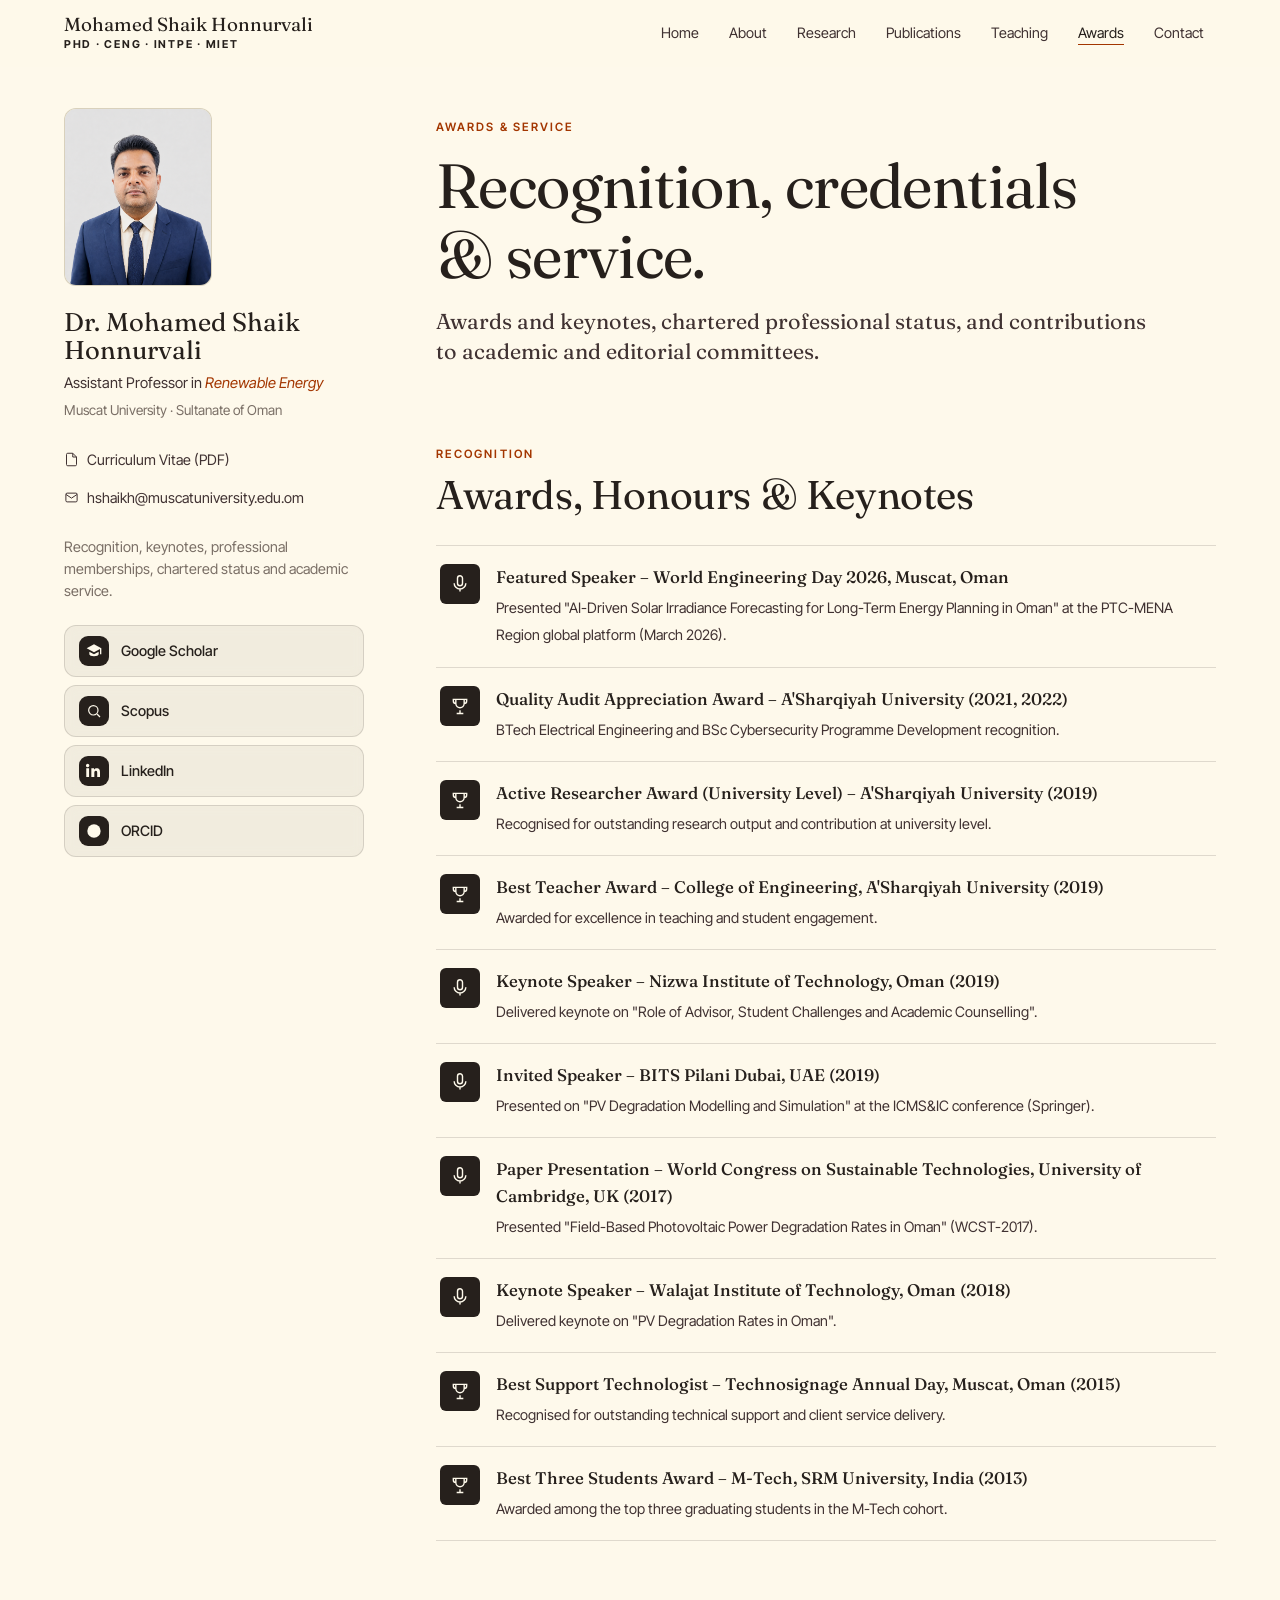
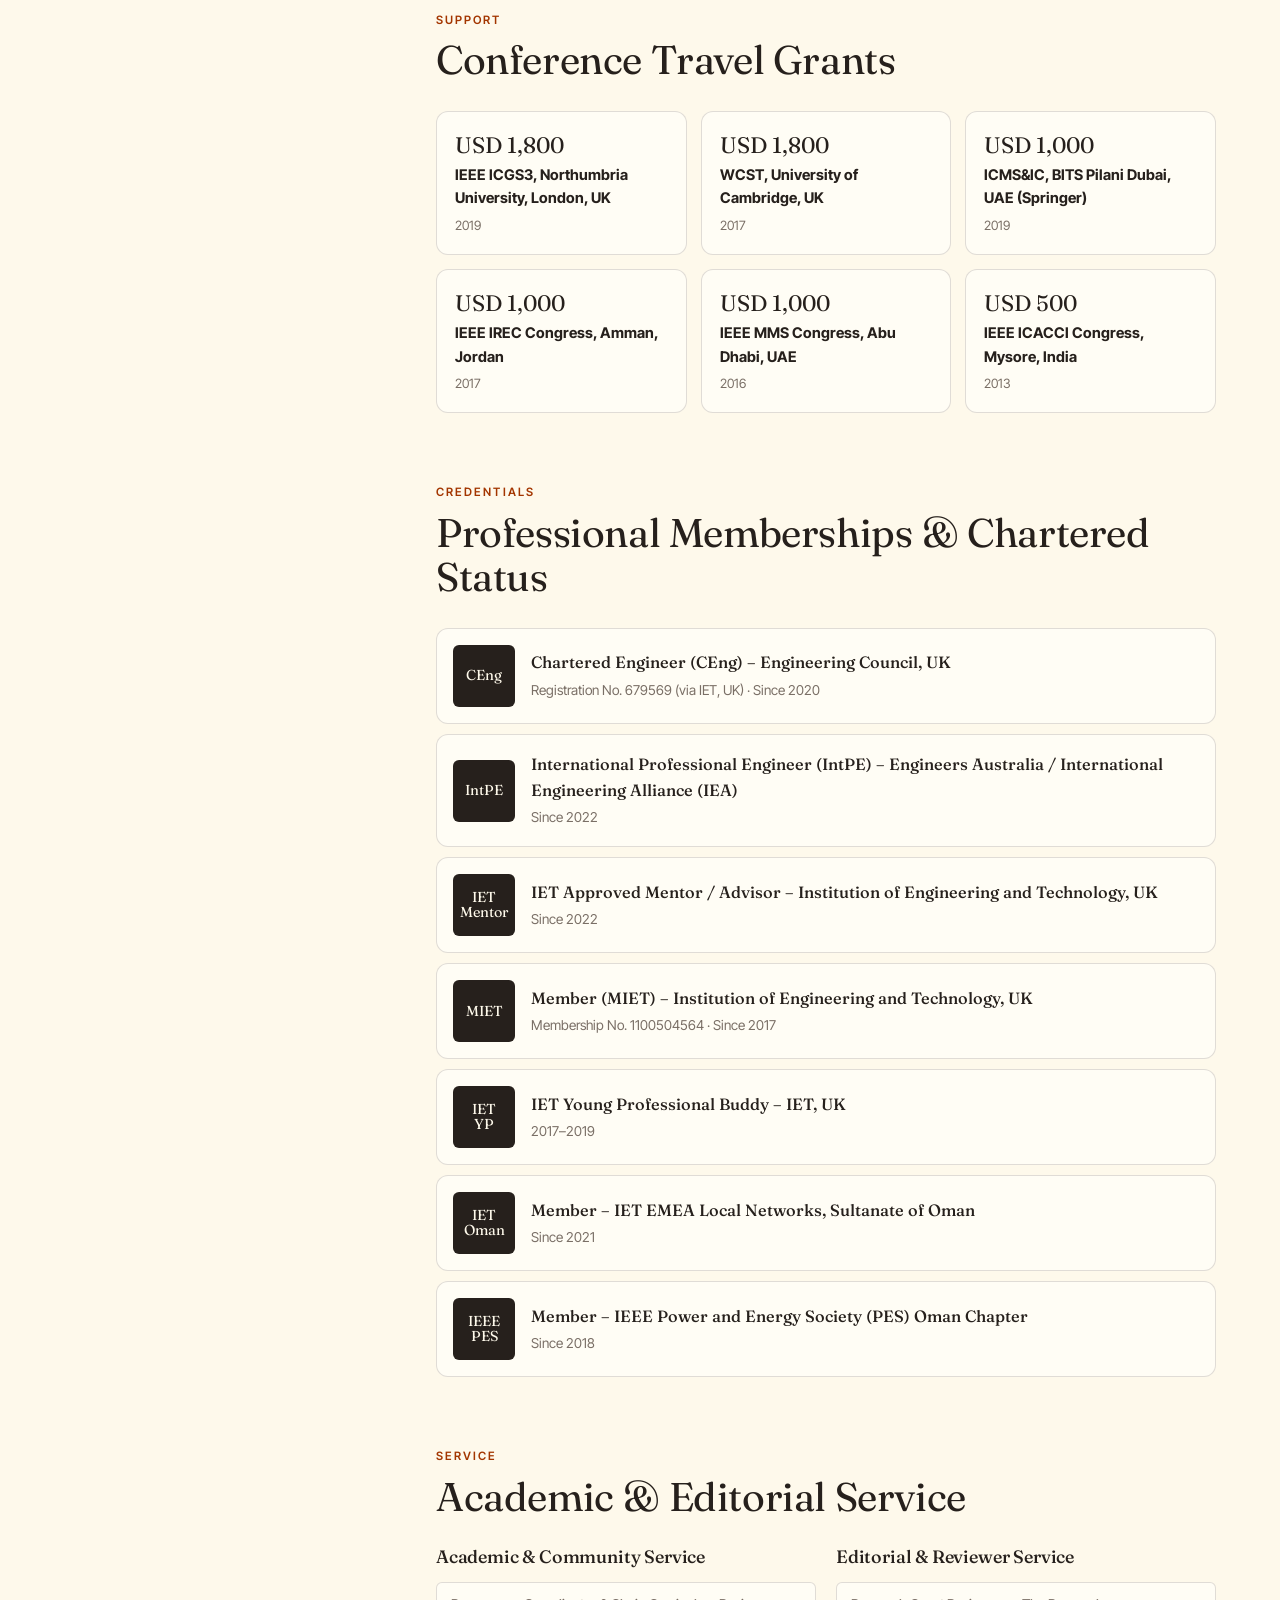
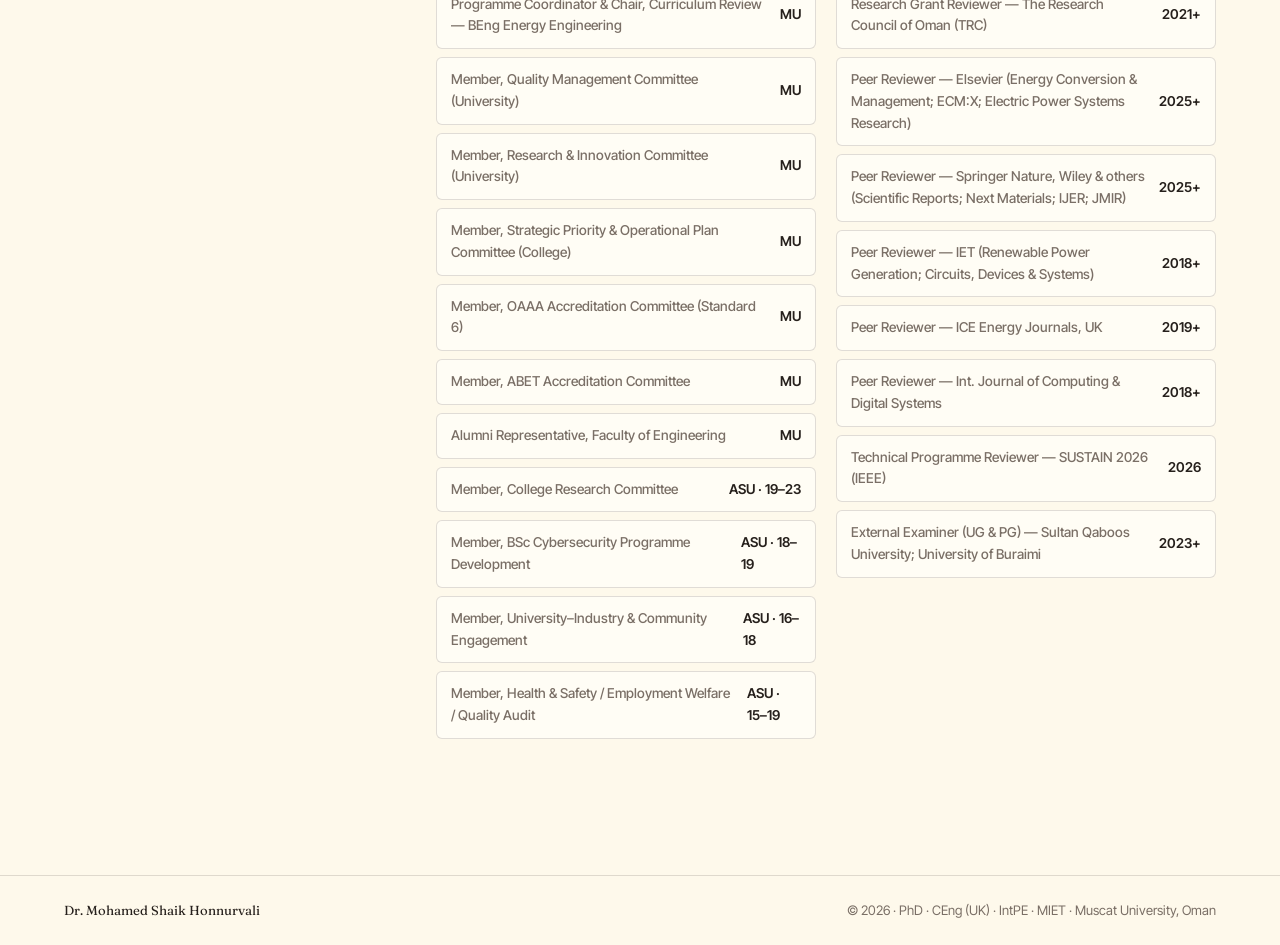
<file: awards.html>
<!DOCTYPE html>
<html lang="en">
<head>
  <meta charset="UTF-8" />
  <meta name="viewport" content="width=device-width, initial-scale=1.0" />
  <title>Awards &amp; Service | Dr. Mohamed Shaik Honnurvali</title>
  <meta name="description" content="Awards, keynotes, professional memberships, chartered status, and academic service of Dr. Mohamed Shaik Honnurvali.">
  <link rel="preconnect" href="https://fonts.googleapis.com">
  <link rel="preconnect" href="https://fonts.gstatic.com" crossorigin>
  <link href="https://fonts.googleapis.com/css2?family=Fraunces:ital,opsz,wght@0,9..144,400;0,9..144,500;1,9..144,400&family=Inter+Tight:ital,wght@0,400;0,500;0,600;1,400&display=swap" rel="stylesheet">
  <link rel="stylesheet" href="css/style.css?v=6" />
</head>
<body>

<nav class="navbar" id="navbar">
  <div class="nav-inner">
    <a href="index.html" class="nav-brand">
      <span class="name">Mohamed Shaik Honnurvali</span>
      <span class="title">PhD · CEng · IntPE · MIET</span>
    </a>
    <ul class="nav-links" id="navLinks">
      <li><a href="index.html">Home</a></li>
      <li><a href="about.html">About</a></li>
      <li><a href="research.html">Research</a></li>
      <li><a href="publications.html">Publications</a></li>
      <li><a href="teaching.html">Teaching</a></li>
      <li><a href="awards.html" class="active">Awards</a></li>
      <li><a href="contact.html">Contact</a></li>
    </ul>
    <button class="nav-toggle" id="navToggle" aria-label="Toggle navigation">
      <span></span><span></span><span></span>
    </button>
  </div>
</nav>

<div class="shell">

  <aside class="profile">
    <div class="profile-photo">
      <img src="images/profile.png" alt="Dr. Mohamed Shaik Honnurvali"
        onerror="this.style.display='none'; this.parentElement.querySelector('.photo-initials').style.display='flex'">
      <div class="photo-initials" style="display:none">MSH</div>
    </div>
    <div class="profile-headline">
      <div class="profile-name">Dr. Mohamed Shaik Honnurvali</div>
      <div class="profile-role">Assistant Professor in <em>Renewable Energy</em></div>
      <div class="profile-inst">Muscat University · Sultanate of Oman</div>
      <div class="profile-quick">
        <a href="Dr-Mohamed-Shaik-Honnurvali-CV.pdf" target="_blank" rel="noopener">
          <svg viewBox="0 0 24 24" fill="none" stroke-width="1.6"><path d="M14 2H6a2 2 0 0 0-2 2v16a2 2 0 0 0 2 2h12a2 2 0 0 0 2-2V8z"/><polyline points="14 2 14 8 20 8"/></svg>
          Curriculum Vitae (PDF)
        </a>
        <a href="mailto:hshaikh@muscatuniversity.edu.om">
          <svg viewBox="0 0 24 24" fill="none" stroke-width="1.6"><rect x="3" y="5" width="18" height="14" rx="2"/><polyline points="3 7 12 13 21 7"/></svg>
          hshaikh@muscatuniversity.edu.om
        </a>
      </div>
    </div>
    <p class="profile-bio">
      Recognition, keynotes, professional memberships, chartered status and academic service.
    </p>
    <div class="profile-links">
      <a class="glass-link" href="https://scholar.google.com/citations?user=fPKjL7wAAAAJ&hl=en" target="_blank" rel="noopener">
        <span class="gi"><svg viewBox="0 0 24 24" fill="currentColor"><path d="M12 2 1 8l11 6 9-4.9V17h2V8zM5 13.2V17c0 1.7 3.1 3 7 3s7-1.3 7-3v-3.8l-7 3.8z"/></svg></span>
        Google Scholar
      </a>
      <a class="glass-link" href="https://www.scopus.com/authid/detail.uri?authorId=57219779084" target="_blank" rel="noopener">
        <span class="gi"><svg viewBox="0 0 24 24" fill="none" stroke="currentColor" stroke-width="1.8"><circle cx="11" cy="11" r="7"/><line x1="21" y1="21" x2="16.5" y2="16.5"/></svg></span>
        Scopus
      </a>
      <a class="glass-link" href="https://www.linkedin.com/in/honnurvali-mohamed-shaik-58bb0a144" target="_blank" rel="noopener">
        <span class="gi"><svg viewBox="0 0 24 24" fill="currentColor"><path d="M4.98 3.5A2.5 2.5 0 1 1 0 3.5a2.5 2.5 0 0 1 4.98 0zM.4 8h4.2v13H.4zM8 8h4v1.8h.06c.56-1 1.9-2.1 3.94-2.1 4.2 0 5 2.8 5 6.4V21h-4.2v-6c0-1.4 0-3.3-2-3.3s-2.3 1.6-2.3 3.2V21H8z"/></svg></span>
        LinkedIn
      </a>
      <a class="glass-link" href="https://orcid.org/0000-0002-9402-8500" target="_blank" rel="noopener">
        <span class="gi"><svg viewBox="0 0 24 24" fill="currentColor"><circle cx="12" cy="12" r="10"/><g fill="#fef9eb"><circle cx="8.7" cy="7.4" r="1.1"/><rect x="7.9" y="9.4" width="1.6" height="7.2"/><path d="M11.5 9.4h3.1c2.2 0 3.6 1.6 3.6 3.6 0 2-1.4 3.6-3.6 3.6h-3.1zm1.6 1.5v4.2h1.4c1.4 0 2.1-.9 2.1-2.1s-.7-2.1-2.1-2.1z"/></g></svg></span>
        ORCID
      </a>
    </div>
  </aside>

  <main class="main">

    <section class="page-intro">
      <span class="eyebrow">Awards &amp; Service</span>
      <h1>Recognition, credentials &amp; service.</h1>
      <p class="sub">Awards and keynotes, chartered professional status, and contributions to academic and editorial committees.</p>
    </section>

    <section class="section" data-reveal>
      <div class="section-head"><span class="eyebrow">Recognition</span><h2>Awards, Honours &amp; Keynotes</h2></div>
      <div class="awards">
        <div class="award"><div class="award-icon"><svg viewBox="0 0 24 24" fill="none" stroke="currentColor" stroke-width="1.7"><path d="M12 2a3 3 0 0 0-3 3v6a3 3 0 0 0 6 0V5a3 3 0 0 0-3-3z"/><path d="M5 11a7 7 0 0 0 14 0M12 18v3"/></svg></div><div class="award-text"><strong>Featured Speaker – World Engineering Day 2026, Muscat, Oman</strong><span>Presented "AI-Driven Solar Irradiance Forecasting for Long-Term Energy Planning in Oman" at the PTC-MENA Region global platform (March 2026).</span></div></div>
        <div class="award"><div class="award-icon"><svg viewBox="0 0 24 24" fill="none" stroke="currentColor" stroke-width="1.7"><path d="M8 21h8M12 17v4M7 4h10v5a5 5 0 0 1-10 0zM7 4H4v2a3 3 0 0 0 3 3M17 4h3v2a3 3 0 0 1-3 3"/></svg></div><div class="award-text"><strong>Quality Audit Appreciation Award – A'Sharqiyah University (2021, 2022)</strong><span>BTech Electrical Engineering and BSc Cybersecurity Programme Development recognition.</span></div></div>
        <div class="award"><div class="award-icon"><svg viewBox="0 0 24 24" fill="none" stroke="currentColor" stroke-width="1.7"><path d="M8 21h8M12 17v4M7 4h10v5a5 5 0 0 1-10 0zM7 4H4v2a3 3 0 0 0 3 3M17 4h3v2a3 3 0 0 1-3 3"/></svg></div><div class="award-text"><strong>Active Researcher Award (University Level) – A'Sharqiyah University (2019)</strong><span>Recognised for outstanding research output and contribution at university level.</span></div></div>
        <div class="award"><div class="award-icon"><svg viewBox="0 0 24 24" fill="none" stroke="currentColor" stroke-width="1.7"><path d="M8 21h8M12 17v4M7 4h10v5a5 5 0 0 1-10 0zM7 4H4v2a3 3 0 0 0 3 3M17 4h3v2a3 3 0 0 1-3 3"/></svg></div><div class="award-text"><strong>Best Teacher Award – College of Engineering, A'Sharqiyah University (2019)</strong><span>Awarded for excellence in teaching and student engagement.</span></div></div>
        <div class="award"><div class="award-icon"><svg viewBox="0 0 24 24" fill="none" stroke="currentColor" stroke-width="1.7"><path d="M12 2a3 3 0 0 0-3 3v6a3 3 0 0 0 6 0V5a3 3 0 0 0-3-3z"/><path d="M5 11a7 7 0 0 0 14 0M12 18v3"/></svg></div><div class="award-text"><strong>Keynote Speaker – Nizwa Institute of Technology, Oman (2019)</strong><span>Delivered keynote on "Role of Advisor, Student Challenges and Academic Counselling".</span></div></div>
        <div class="award"><div class="award-icon"><svg viewBox="0 0 24 24" fill="none" stroke="currentColor" stroke-width="1.7"><path d="M12 2a3 3 0 0 0-3 3v6a3 3 0 0 0 6 0V5a3 3 0 0 0-3-3z"/><path d="M5 11a7 7 0 0 0 14 0M12 18v3"/></svg></div><div class="award-text"><strong>Invited Speaker – BITS Pilani Dubai, UAE (2019)</strong><span>Presented on "PV Degradation Modelling and Simulation" at the ICMS&amp;IC conference (Springer).</span></div></div>
        <div class="award"><div class="award-icon"><svg viewBox="0 0 24 24" fill="none" stroke="currentColor" stroke-width="1.7"><path d="M12 2a3 3 0 0 0-3 3v6a3 3 0 0 0 6 0V5a3 3 0 0 0-3-3z"/><path d="M5 11a7 7 0 0 0 14 0M12 18v3"/></svg></div><div class="award-text"><strong>Paper Presentation – World Congress on Sustainable Technologies, University of Cambridge, UK (2017)</strong><span>Presented "Field-Based Photovoltaic Power Degradation Rates in Oman" (WCST-2017).</span></div></div>
        <div class="award"><div class="award-icon"><svg viewBox="0 0 24 24" fill="none" stroke="currentColor" stroke-width="1.7"><path d="M12 2a3 3 0 0 0-3 3v6a3 3 0 0 0 6 0V5a3 3 0 0 0-3-3z"/><path d="M5 11a7 7 0 0 0 14 0M12 18v3"/></svg></div><div class="award-text"><strong>Keynote Speaker – Walajat Institute of Technology, Oman (2018)</strong><span>Delivered keynote on "PV Degradation Rates in Oman".</span></div></div>
        <div class="award"><div class="award-icon"><svg viewBox="0 0 24 24" fill="none" stroke="currentColor" stroke-width="1.7"><path d="M8 21h8M12 17v4M7 4h10v5a5 5 0 0 1-10 0zM7 4H4v2a3 3 0 0 0 3 3M17 4h3v2a3 3 0 0 1-3 3"/></svg></div><div class="award-text"><strong>Best Support Technologist – Technosignage Annual Day, Muscat, Oman (2015)</strong><span>Recognised for outstanding technical support and client service delivery.</span></div></div>
        <div class="award"><div class="award-icon"><svg viewBox="0 0 24 24" fill="none" stroke="currentColor" stroke-width="1.7"><path d="M8 21h8M12 17v4M7 4h10v5a5 5 0 0 1-10 0zM7 4H4v2a3 3 0 0 0 3 3M17 4h3v2a3 3 0 0 1-3 3"/></svg></div><div class="award-text"><strong>Best Three Students Award – M-Tech, SRM University, India (2013)</strong><span>Awarded among the top three graduating students in the M-Tech cohort.</span></div></div>
      </div>
    </section>

    <section class="section" data-reveal>
      <div class="section-head"><span class="eyebrow">Support</span><h2>Conference Travel Grants</h2></div>
      <div class="mini-grid">
        <div class="mini"><div class="big">USD 1,800</div><strong>IEEE ICGS3, Northumbria University, London, UK</strong><span>2019</span></div>
        <div class="mini"><div class="big">USD 1,800</div><strong>WCST, University of Cambridge, UK</strong><span>2017</span></div>
        <div class="mini"><div class="big">USD 1,000</div><strong>ICMS&amp;IC, BITS Pilani Dubai, UAE (Springer)</strong><span>2019</span></div>
        <div class="mini"><div class="big">USD 1,000</div><strong>IEEE IREC Congress, Amman, Jordan</strong><span>2017</span></div>
        <div class="mini"><div class="big">USD 1,000</div><strong>IEEE MMS Congress, Abu Dhabi, UAE</strong><span>2016</span></div>
        <div class="mini"><div class="big">USD 500</div><strong>IEEE ICACCI Congress, Mysore, India</strong><span>2013</span></div>
      </div>
    </section>

    <section class="section" data-reveal>
      <div class="section-head"><span class="eyebrow">Credentials</span><h2>Professional Memberships &amp; Chartered Status</h2></div>
      <div class="membership"><div class="membership-badge">CEng</div><div class="membership-info"><strong>Chartered Engineer (CEng) – Engineering Council, UK</strong><span>Registration No. 679569 (via IET, UK) · Since 2020</span></div></div>
      <div class="membership"><div class="membership-badge">IntPE</div><div class="membership-info"><strong>International Professional Engineer (IntPE) – Engineers Australia / International Engineering Alliance (IEA)</strong><span>Since 2022</span></div></div>
      <div class="membership"><div class="membership-badge">IET<br>Mentor</div><div class="membership-info"><strong>IET Approved Mentor / Advisor – Institution of Engineering and Technology, UK</strong><span>Since 2022</span></div></div>
      <div class="membership"><div class="membership-badge">MIET</div><div class="membership-info"><strong>Member (MIET) – Institution of Engineering and Technology, UK</strong><span>Membership No. 1100504564 · Since 2017</span></div></div>
      <div class="membership"><div class="membership-badge">IET<br>YP</div><div class="membership-info"><strong>IET Young Professional Buddy – IET, UK</strong><span>2017–2019</span></div></div>
      <div class="membership"><div class="membership-badge">IET<br>Oman</div><div class="membership-info"><strong>Member – IET EMEA Local Networks, Sultanate of Oman</strong><span>Since 2021</span></div></div>
      <div class="membership"><div class="membership-badge">IEEE<br>PES</div><div class="membership-info"><strong>Member – IEEE Power and Energy Society (PES) Oman Chapter</strong><span>Since 2018</span></div></div>
    </section>

    <section class="section" data-reveal>
      <div class="section-head"><span class="eyebrow">Service</span><h2>Academic &amp; Editorial Service</h2></div>
      <div class="grid-2" style="align-items:start">
        <div>
          <h4 style="margin-bottom:14px">Academic &amp; Community Service</h4>
          <div class="kv"><span class="k">Programme Coordinator &amp; Chair, Curriculum Review — BEng Energy Engineering</span><span class="v">MU</span></div>
          <div class="kv"><span class="k">Member, Quality Management Committee (University)</span><span class="v">MU</span></div>
          <div class="kv"><span class="k">Member, Research &amp; Innovation Committee (University)</span><span class="v">MU</span></div>
          <div class="kv"><span class="k">Member, Strategic Priority &amp; Operational Plan Committee (College)</span><span class="v">MU</span></div>
          <div class="kv"><span class="k">Member, OAAA Accreditation Committee (Standard 6)</span><span class="v">MU</span></div>
          <div class="kv"><span class="k">Member, ABET Accreditation Committee</span><span class="v">MU</span></div>
          <div class="kv"><span class="k">Alumni Representative, Faculty of Engineering</span><span class="v">MU</span></div>
          <div class="kv"><span class="k">Member, College Research Committee</span><span class="v">ASU · 19–23</span></div>
          <div class="kv"><span class="k">Member, BSc Cybersecurity Programme Development</span><span class="v">ASU · 18–19</span></div>
          <div class="kv"><span class="k">Member, University–Industry &amp; Community Engagement</span><span class="v">ASU · 16–18</span></div>
          <div class="kv"><span class="k">Member, Health &amp; Safety / Employment Welfare / Quality Audit</span><span class="v">ASU · 15–19</span></div>
        </div>
        <div>
          <h4 style="margin-bottom:14px">Editorial &amp; Reviewer Service</h4>
          <div class="kv"><span class="k">Research Grant Reviewer — The Research Council of Oman (TRC)</span><span class="v">2021+</span></div>
          <div class="kv"><span class="k">Peer Reviewer — Elsevier (Energy Conversion &amp; Management; ECM:X; Electric Power Systems Research)</span><span class="v">2025+</span></div>
          <div class="kv"><span class="k">Peer Reviewer — Springer Nature, Wiley &amp; others (Scientific Reports; Next Materials; IJER; JMIR)</span><span class="v">2025+</span></div>
          <div class="kv"><span class="k">Peer Reviewer — IET (Renewable Power Generation; Circuits, Devices &amp; Systems)</span><span class="v">2018+</span></div>
          <div class="kv"><span class="k">Peer Reviewer — ICE Energy Journals, UK</span><span class="v">2019+</span></div>
          <div class="kv"><span class="k">Peer Reviewer — Int. Journal of Computing &amp; Digital Systems</span><span class="v">2018+</span></div>
          <div class="kv"><span class="k">Technical Programme Reviewer — SUSTAIN 2026 (IEEE)</span><span class="v">2026</span></div>
          <div class="kv"><span class="k">External Examiner (UG &amp; PG) — Sultan Qaboos University; University of Buraimi</span><span class="v">2023+</span></div>
        </div>
      </div>
    </section>

  </main>
</div>

<footer class="footer">
  <div class="footer-inner">
    <span class="brand">Dr. Mohamed Shaik Honnurvali</span>
    <span>© 2026 · PhD · CEng (UK) · IntPE · MIET · Muscat University, Oman</span>
  </div>
</footer>

<script src="js/main.js"></script>
</body>
</html>
</file>
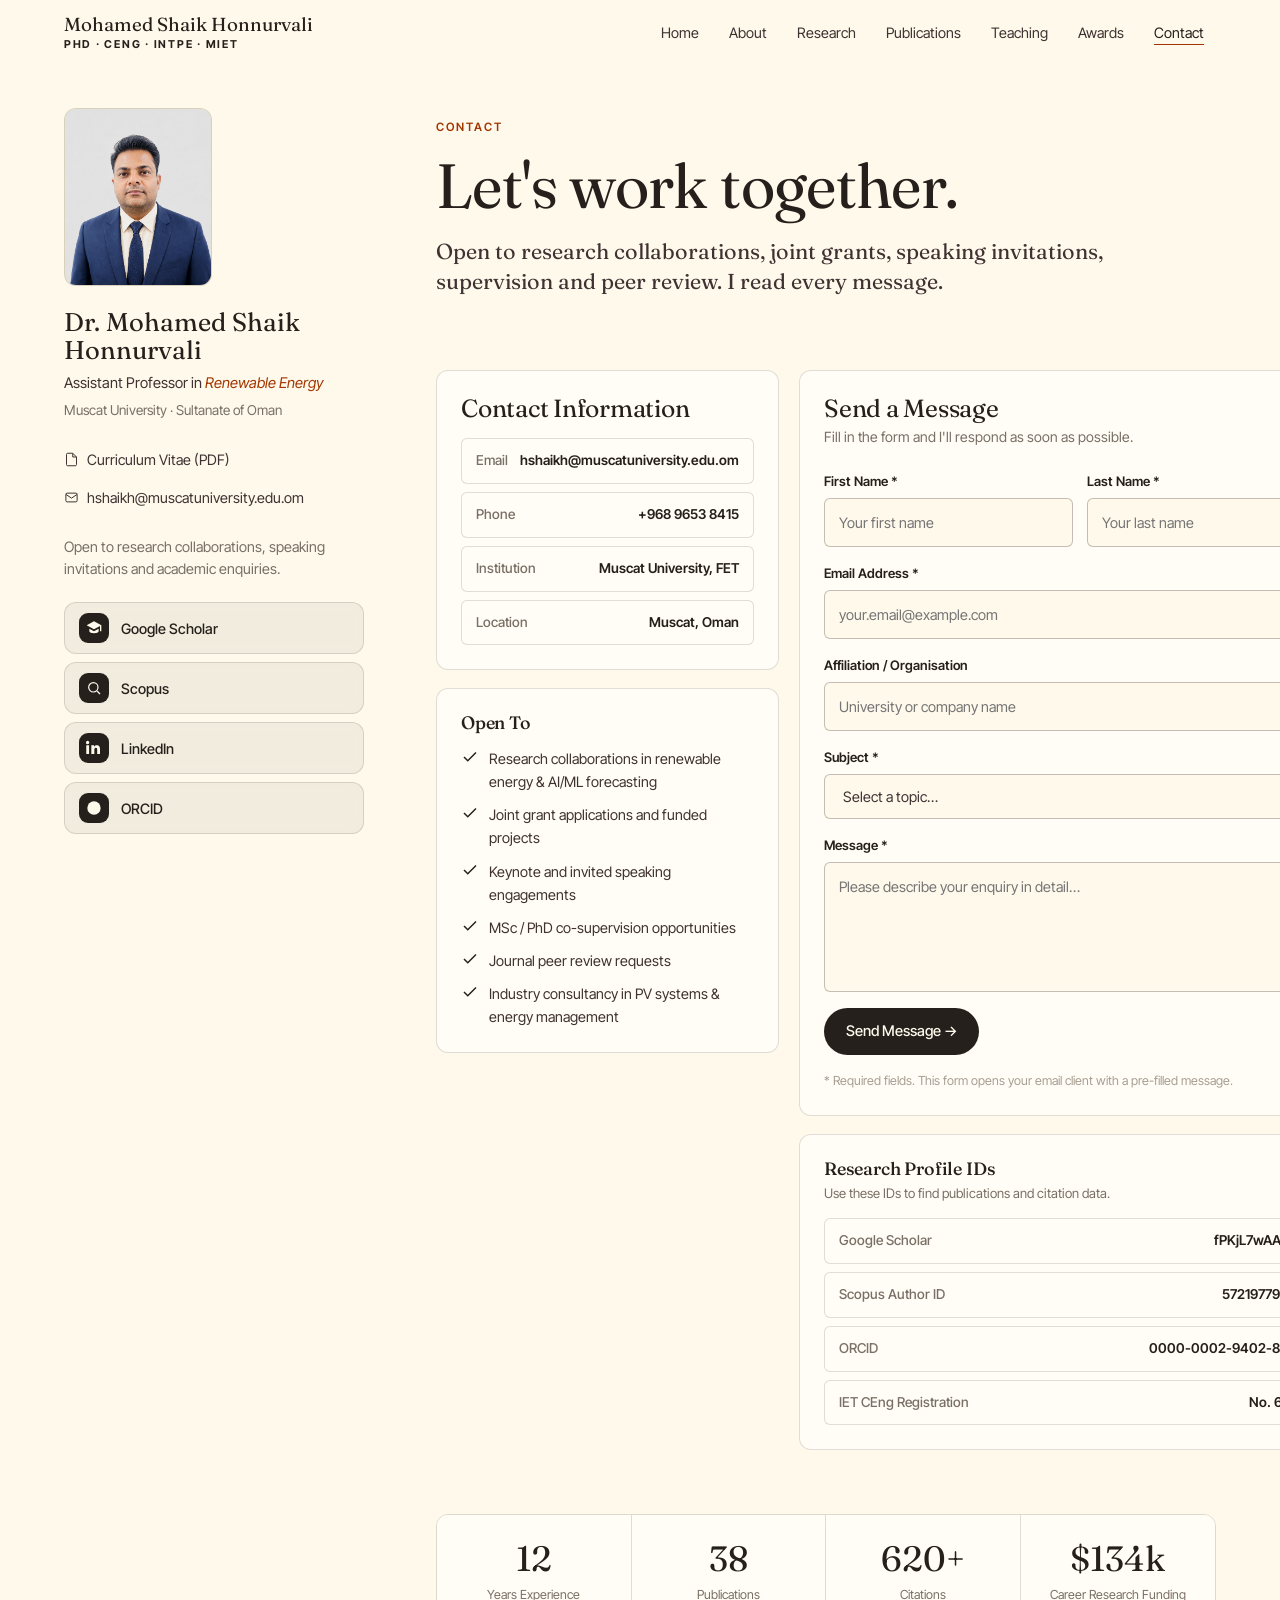
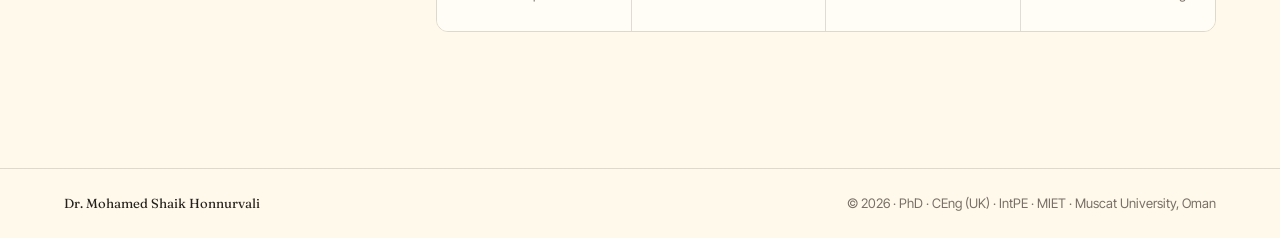
<file: contact.html>
<!DOCTYPE html>
<html lang="en">
<head>
  <meta charset="UTF-8" />
  <meta name="viewport" content="width=device-width, initial-scale=1.0" />
  <title>Contact | Dr. Mohamed Shaik Honnurvali</title>
  <meta name="description" content="Contact Dr. Mohamed Shaik Honnurvali – Assistant Professor in Renewable Energy, Muscat University, Oman.">
  <link rel="preconnect" href="https://fonts.googleapis.com">
  <link rel="preconnect" href="https://fonts.gstatic.com" crossorigin>
  <link href="https://fonts.googleapis.com/css2?family=Fraunces:ital,opsz,wght@0,9..144,400;0,9..144,500;1,9..144,400&family=Inter+Tight:ital,wght@0,400;0,500;0,600;1,400&display=swap" rel="stylesheet">
  <link rel="stylesheet" href="css/style.css?v=6" />
</head>
<body>

<nav class="navbar" id="navbar">
  <div class="nav-inner">
    <a href="index.html" class="nav-brand">
      <span class="name">Mohamed Shaik Honnurvali</span>
      <span class="title">PhD · CEng · IntPE · MIET</span>
    </a>
    <ul class="nav-links" id="navLinks">
      <li><a href="index.html">Home</a></li>
      <li><a href="about.html">About</a></li>
      <li><a href="research.html">Research</a></li>
      <li><a href="publications.html">Publications</a></li>
      <li><a href="teaching.html">Teaching</a></li>
      <li><a href="awards.html">Awards</a></li>
      <li><a href="contact.html" class="active">Contact</a></li>
    </ul>
    <button class="nav-toggle" id="navToggle" aria-label="Toggle navigation">
      <span></span><span></span><span></span>
    </button>
  </div>
</nav>

<div class="shell">

  <aside class="profile">
    <div class="profile-photo">
      <img src="images/profile.png" alt="Dr. Mohamed Shaik Honnurvali"
        onerror="this.style.display='none'; this.parentElement.querySelector('.photo-initials').style.display='flex'">
      <div class="photo-initials" style="display:none">MSH</div>
    </div>
    <div class="profile-headline">
      <div class="profile-name">Dr. Mohamed Shaik Honnurvali</div>
      <div class="profile-role">Assistant Professor in <em>Renewable Energy</em></div>
      <div class="profile-inst">Muscat University · Sultanate of Oman</div>
      <div class="profile-quick">
        <a href="Dr-Mohamed-Shaik-Honnurvali-CV.pdf" target="_blank" rel="noopener">
          <svg viewBox="0 0 24 24" fill="none" stroke-width="1.6"><path d="M14 2H6a2 2 0 0 0-2 2v16a2 2 0 0 0 2 2h12a2 2 0 0 0 2-2V8z"/><polyline points="14 2 14 8 20 8"/></svg>
          Curriculum Vitae (PDF)
        </a>
        <a href="mailto:hshaikh@muscatuniversity.edu.om">
          <svg viewBox="0 0 24 24" fill="none" stroke-width="1.6"><rect x="3" y="5" width="18" height="14" rx="2"/><polyline points="3 7 12 13 21 7"/></svg>
          hshaikh@muscatuniversity.edu.om
        </a>
      </div>
    </div>
    <p class="profile-bio">
      Open to research collaborations, speaking invitations and academic enquiries.
    </p>
    <div class="profile-links">
      <a class="glass-link" href="https://scholar.google.com/citations?user=fPKjL7wAAAAJ&hl=en" target="_blank" rel="noopener">
        <span class="gi"><svg viewBox="0 0 24 24" fill="currentColor"><path d="M12 2 1 8l11 6 9-4.9V17h2V8zM5 13.2V17c0 1.7 3.1 3 7 3s7-1.3 7-3v-3.8l-7 3.8z"/></svg></span>
        Google Scholar
      </a>
      <a class="glass-link" href="https://www.scopus.com/authid/detail.uri?authorId=57219779084" target="_blank" rel="noopener">
        <span class="gi"><svg viewBox="0 0 24 24" fill="none" stroke="currentColor" stroke-width="1.8"><circle cx="11" cy="11" r="7"/><line x1="21" y1="21" x2="16.5" y2="16.5"/></svg></span>
        Scopus
      </a>
      <a class="glass-link" href="https://www.linkedin.com/in/honnurvali-mohamed-shaik-58bb0a144" target="_blank" rel="noopener">
        <span class="gi"><svg viewBox="0 0 24 24" fill="currentColor"><path d="M4.98 3.5A2.5 2.5 0 1 1 0 3.5a2.5 2.5 0 0 1 4.98 0zM.4 8h4.2v13H.4zM8 8h4v1.8h.06c.56-1 1.9-2.1 3.94-2.1 4.2 0 5 2.8 5 6.4V21h-4.2v-6c0-1.4 0-3.3-2-3.3s-2.3 1.6-2.3 3.2V21H8z"/></svg></span>
        LinkedIn
      </a>
      <a class="glass-link" href="https://orcid.org/0000-0002-9402-8500" target="_blank" rel="noopener">
        <span class="gi"><svg viewBox="0 0 24 24" fill="currentColor"><circle cx="12" cy="12" r="10"/><g fill="#fef9eb"><circle cx="8.7" cy="7.4" r="1.1"/><rect x="7.9" y="9.4" width="1.6" height="7.2"/><path d="M11.5 9.4h3.1c2.2 0 3.6 1.6 3.6 3.6 0 2-1.4 3.6-3.6 3.6h-3.1zm1.6 1.5v4.2h1.4c1.4 0 2.1-.9 2.1-2.1s-.7-2.1-2.1-2.1z"/></g></svg></span>
        ORCID
      </a>
    </div>
  </aside>

  <main class="main">

    <section class="page-intro">
      <span class="eyebrow">Contact</span>
      <h1>Let's work together.</h1>
      <p class="sub">Open to research collaborations, joint grants, speaking invitations, supervision and peer review. I read every message.</p>
    </section>

    <section class="section" data-reveal>
      <div class="grid-2" style="align-items:start">

        <div>
          <div class="card">
            <h3 style="margin-bottom:16px">Contact Information</h3>
            <div class="kv"><span class="k">Email</span><a class="v" href="mailto:hshaikh@muscatuniversity.edu.om">hshaikh@muscatuniversity.edu.om</a></div>
            <div class="kv"><span class="k">Phone</span><a class="v" href="tel:+96896538415">+968 9653 8415</a></div>
            <div class="kv"><span class="k">Institution</span><span class="v">Muscat University, FET</span></div>
            <div class="kv"><span class="k">Location</span><span class="v">Muscat, Oman</span></div>
          </div>

          <div class="card" style="margin-top:18px">
            <h4 style="margin-bottom:14px">Open To</h4>
            <ul class="checklist">
              <li><svg viewBox="0 0 24 24" fill="none" stroke-width="2"><polyline points="20 6 9 17 4 12"/></svg>Research collaborations in renewable energy &amp; AI/ML forecasting</li>
              <li><svg viewBox="0 0 24 24" fill="none" stroke-width="2"><polyline points="20 6 9 17 4 12"/></svg>Joint grant applications and funded projects</li>
              <li><svg viewBox="0 0 24 24" fill="none" stroke-width="2"><polyline points="20 6 9 17 4 12"/></svg>Keynote and invited speaking engagements</li>
              <li><svg viewBox="0 0 24 24" fill="none" stroke-width="2"><polyline points="20 6 9 17 4 12"/></svg>MSc / PhD co-supervision opportunities</li>
              <li><svg viewBox="0 0 24 24" fill="none" stroke-width="2"><polyline points="20 6 9 17 4 12"/></svg>Journal peer review requests</li>
              <li><svg viewBox="0 0 24 24" fill="none" stroke-width="2"><polyline points="20 6 9 17 4 12"/></svg>Industry consultancy in PV systems &amp; energy management</li>
            </ul>
          </div>
        </div>

        <div>
          <div class="card">
            <h3 style="margin-bottom:4px">Send a Message</h3>
            <p class="muted" style="font-size:0.88rem; margin-bottom:22px">Fill in the form and I'll respond as soon as possible.</p>
            <form class="form" action="mailto:hshaikh@muscatuniversity.edu.om" method="get" enctype="text/plain">
              <div class="grid-2" style="gap:14px">
                <div class="form-group"><label for="fname">First Name *</label><input type="text" id="fname" name="First Name" placeholder="Your first name" required /></div>
                <div class="form-group"><label for="lname">Last Name *</label><input type="text" id="lname" name="Last Name" placeholder="Your last name" required /></div>
              </div>
              <div class="form-group"><label for="email">Email Address *</label><input type="email" id="email" name="Email" placeholder="your.email@example.com" required /></div>
              <div class="form-group"><label for="affiliation">Affiliation / Organisation</label><input type="text" id="affiliation" name="Affiliation" placeholder="University or company name" /></div>
              <div class="form-group"><label for="subject">Subject *</label>
                <select id="subject" name="Subject" required>
                  <option value="" disabled selected>Select a topic…</option>
                  <option>Research Collaboration</option>
                  <option>Joint Grant Application</option>
                  <option>Speaking / Keynote Invitation</option>
                  <option>MSc / PhD Supervision</option>
                  <option>Peer Review Request</option>
                  <option>Industry Consultancy</option>
                  <option>General Enquiry</option>
                </select>
              </div>
              <div class="form-group"><label for="message">Message *</label><textarea id="message" name="Message" placeholder="Please describe your enquiry in detail…" required></textarea></div>
              <button type="submit" class="btn btn-primary" style="align-self:flex-start">Send Message →</button>
              <p class="form-note">* Required fields. This form opens your email client with a pre-filled message.</p>
            </form>
          </div>

          <div class="card" style="margin-top:18px">
            <h4 style="margin-bottom:4px">Research Profile IDs</h4>
            <p class="muted" style="font-size:0.82rem; margin-bottom:14px">Use these IDs to find publications and citation data.</p>
            <div class="kv"><span class="k">Google Scholar</span><a class="v" href="https://scholar.google.com/citations?user=fPKjL7wAAAAJ&hl=en" target="_blank">fPKjL7wAAAAJ →</a></div>
            <div class="kv"><span class="k">Scopus Author ID</span><a class="v" href="https://www.scopus.com/authid/detail.uri?authorId=57219779084" target="_blank">57219779084 →</a></div>
            <div class="kv"><span class="k">ORCID</span><a class="v" href="https://orcid.org/0000-0002-9402-8500" target="_blank">0000-0002-9402-8500 →</a></div>
            <div class="kv"><span class="k">IET CEng Registration</span><span class="v">No. 679569</span></div>
          </div>
        </div>

      </div>
    </section>

    <section class="section" data-reveal>
      <div class="metrics">
        <div class="metric"><div class="num">12</div><div class="lbl">Years Experience</div></div>
        <div class="metric"><div class="num">38</div><div class="lbl">Publications</div></div>
        <div class="metric"><div class="num">620+</div><div class="lbl">Citations</div></div>
        <div class="metric"><div class="num">$134k</div><div class="lbl">Career Research Funding</div></div>
      </div>
    </section>

  </main>
</div>

<footer class="footer">
  <div class="footer-inner">
    <span class="brand">Dr. Mohamed Shaik Honnurvali</span>
    <span>© 2026 · PhD · CEng (UK) · IntPE · MIET · Muscat University, Oman</span>
  </div>
</footer>

<script src="js/main.js"></script>
</body>
</html>
</file>
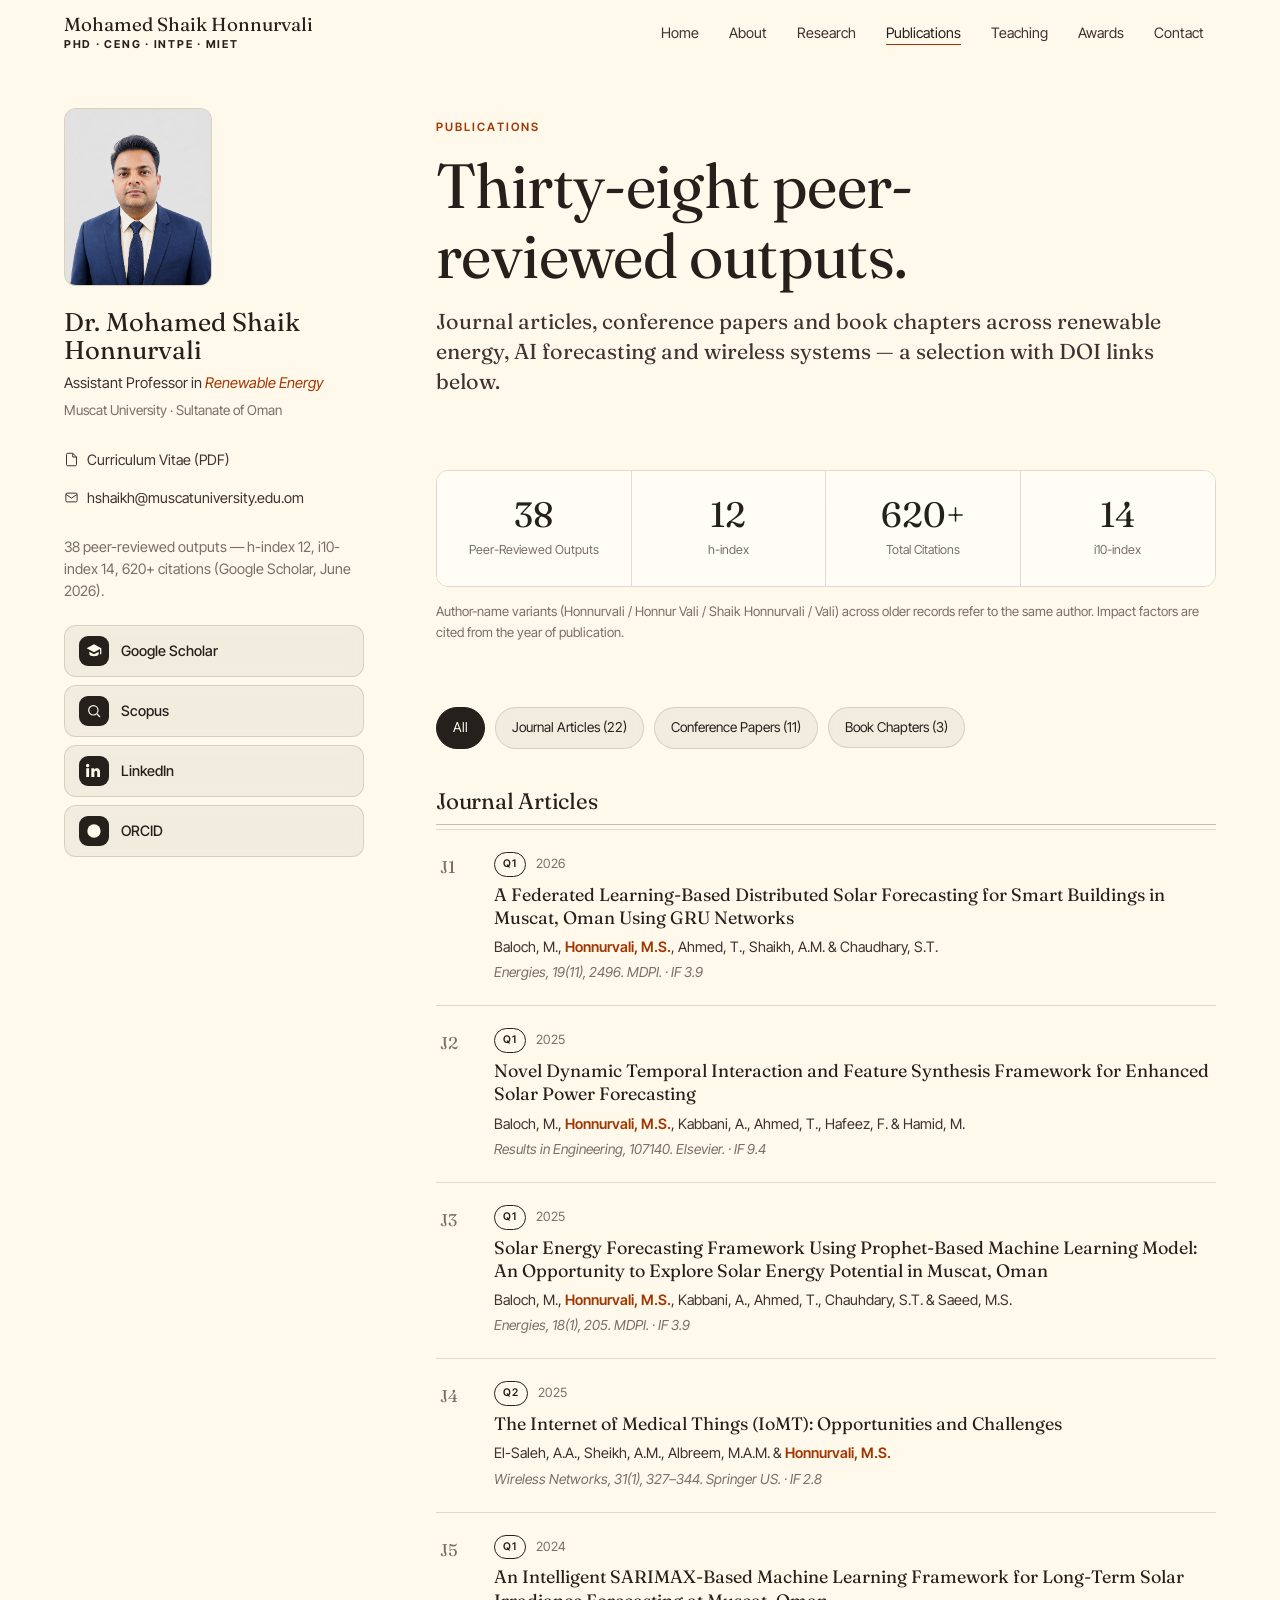
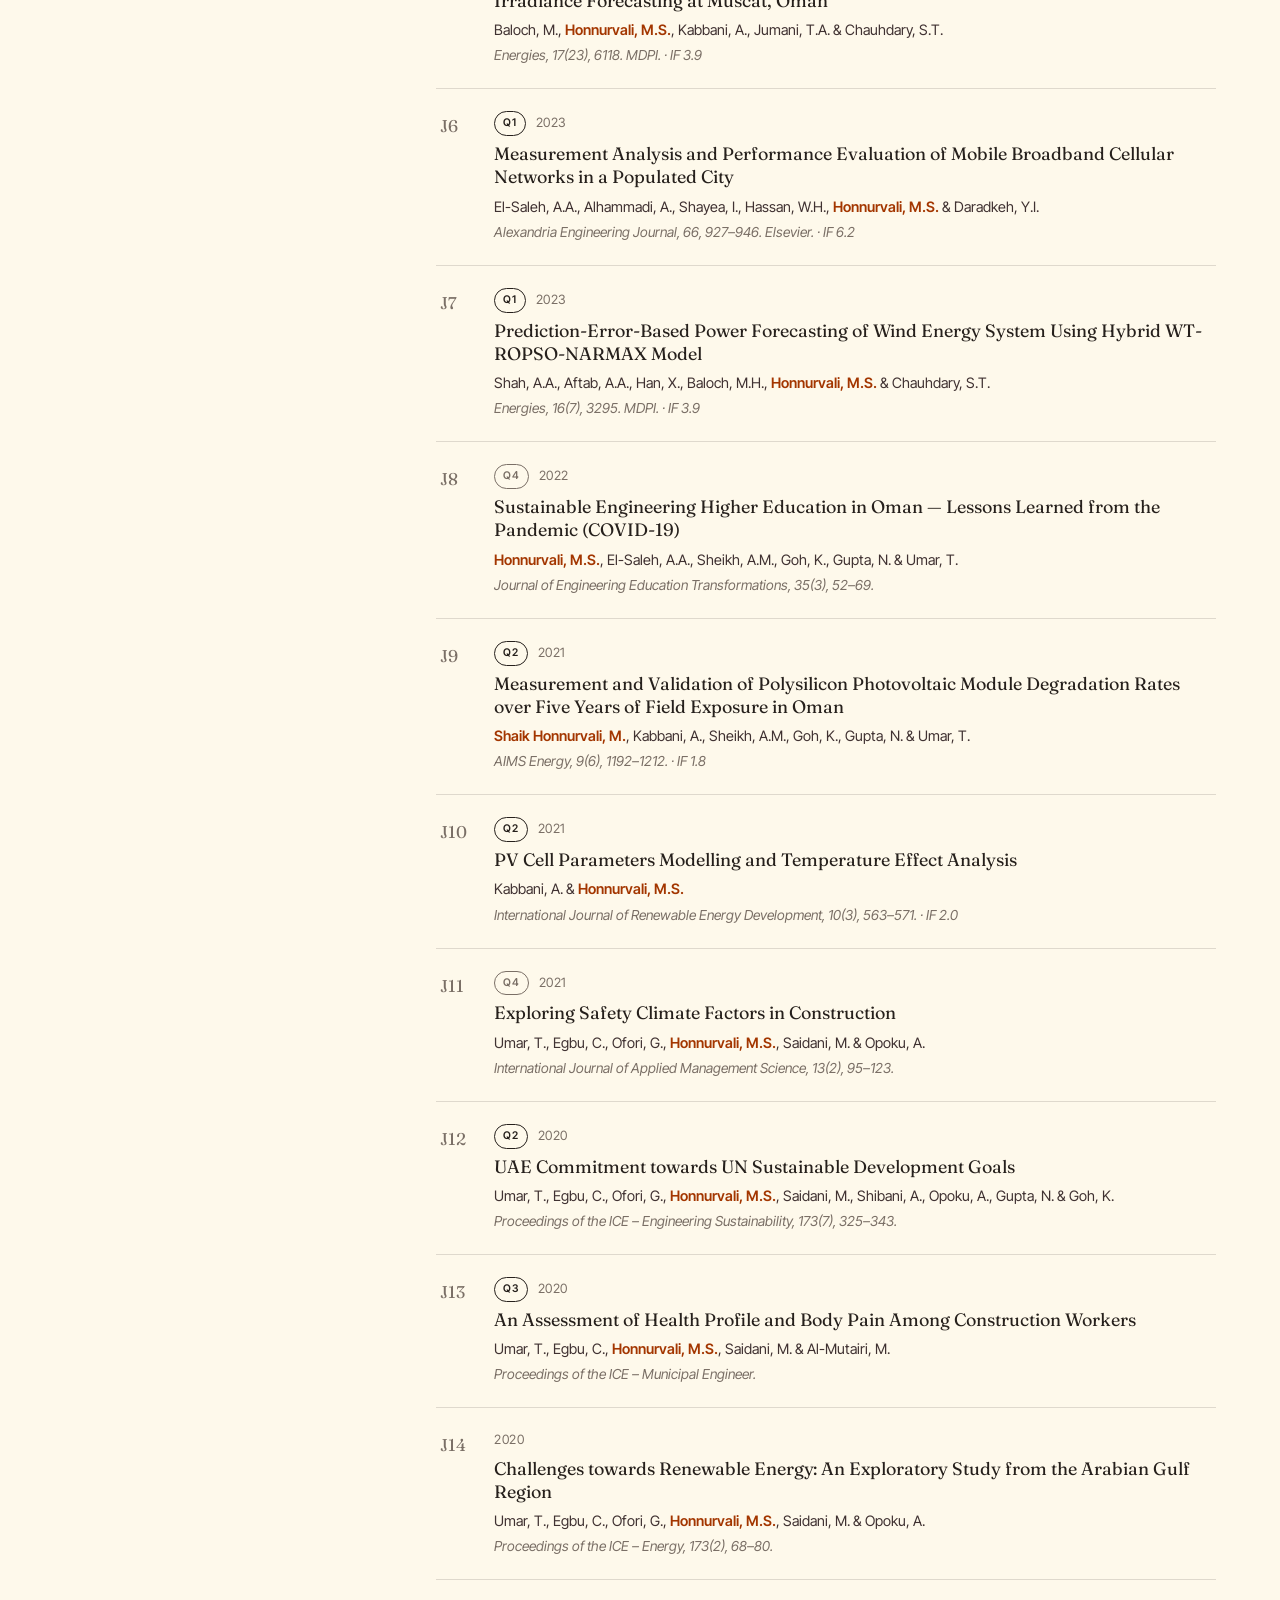
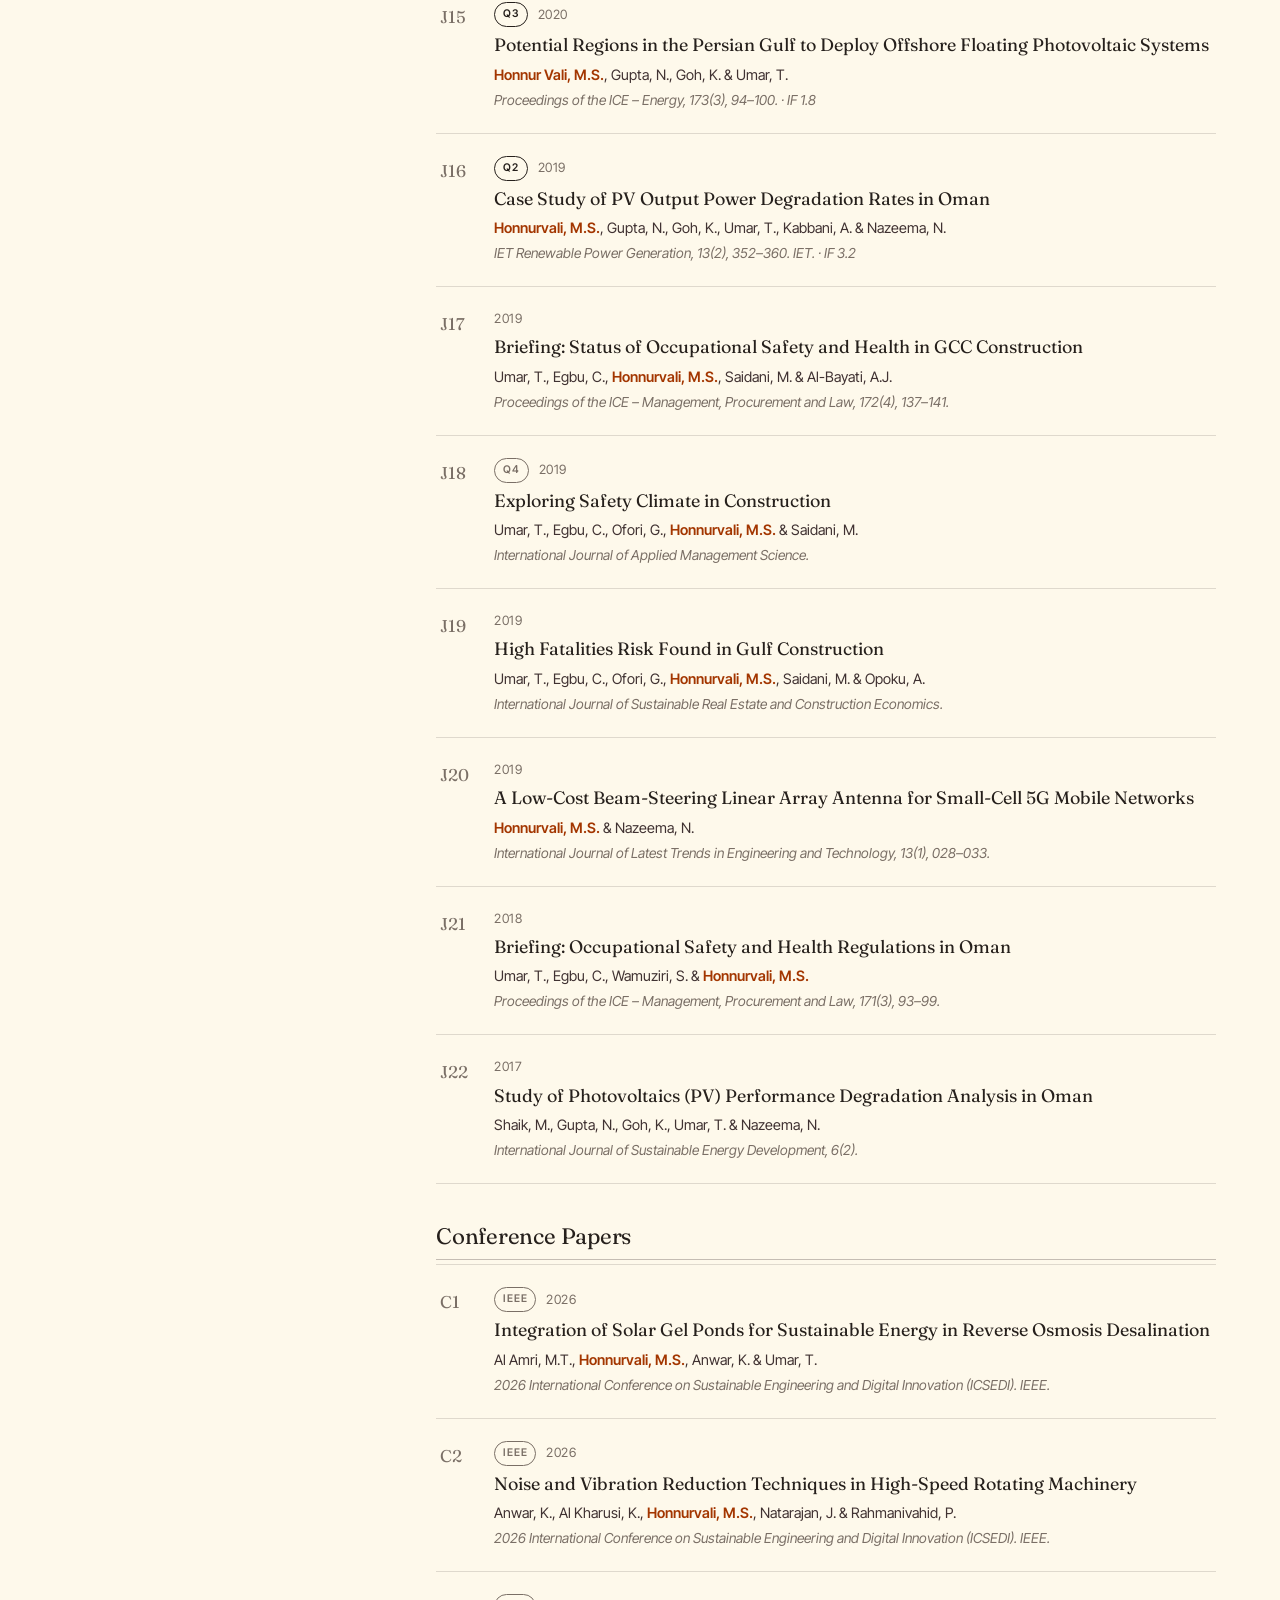
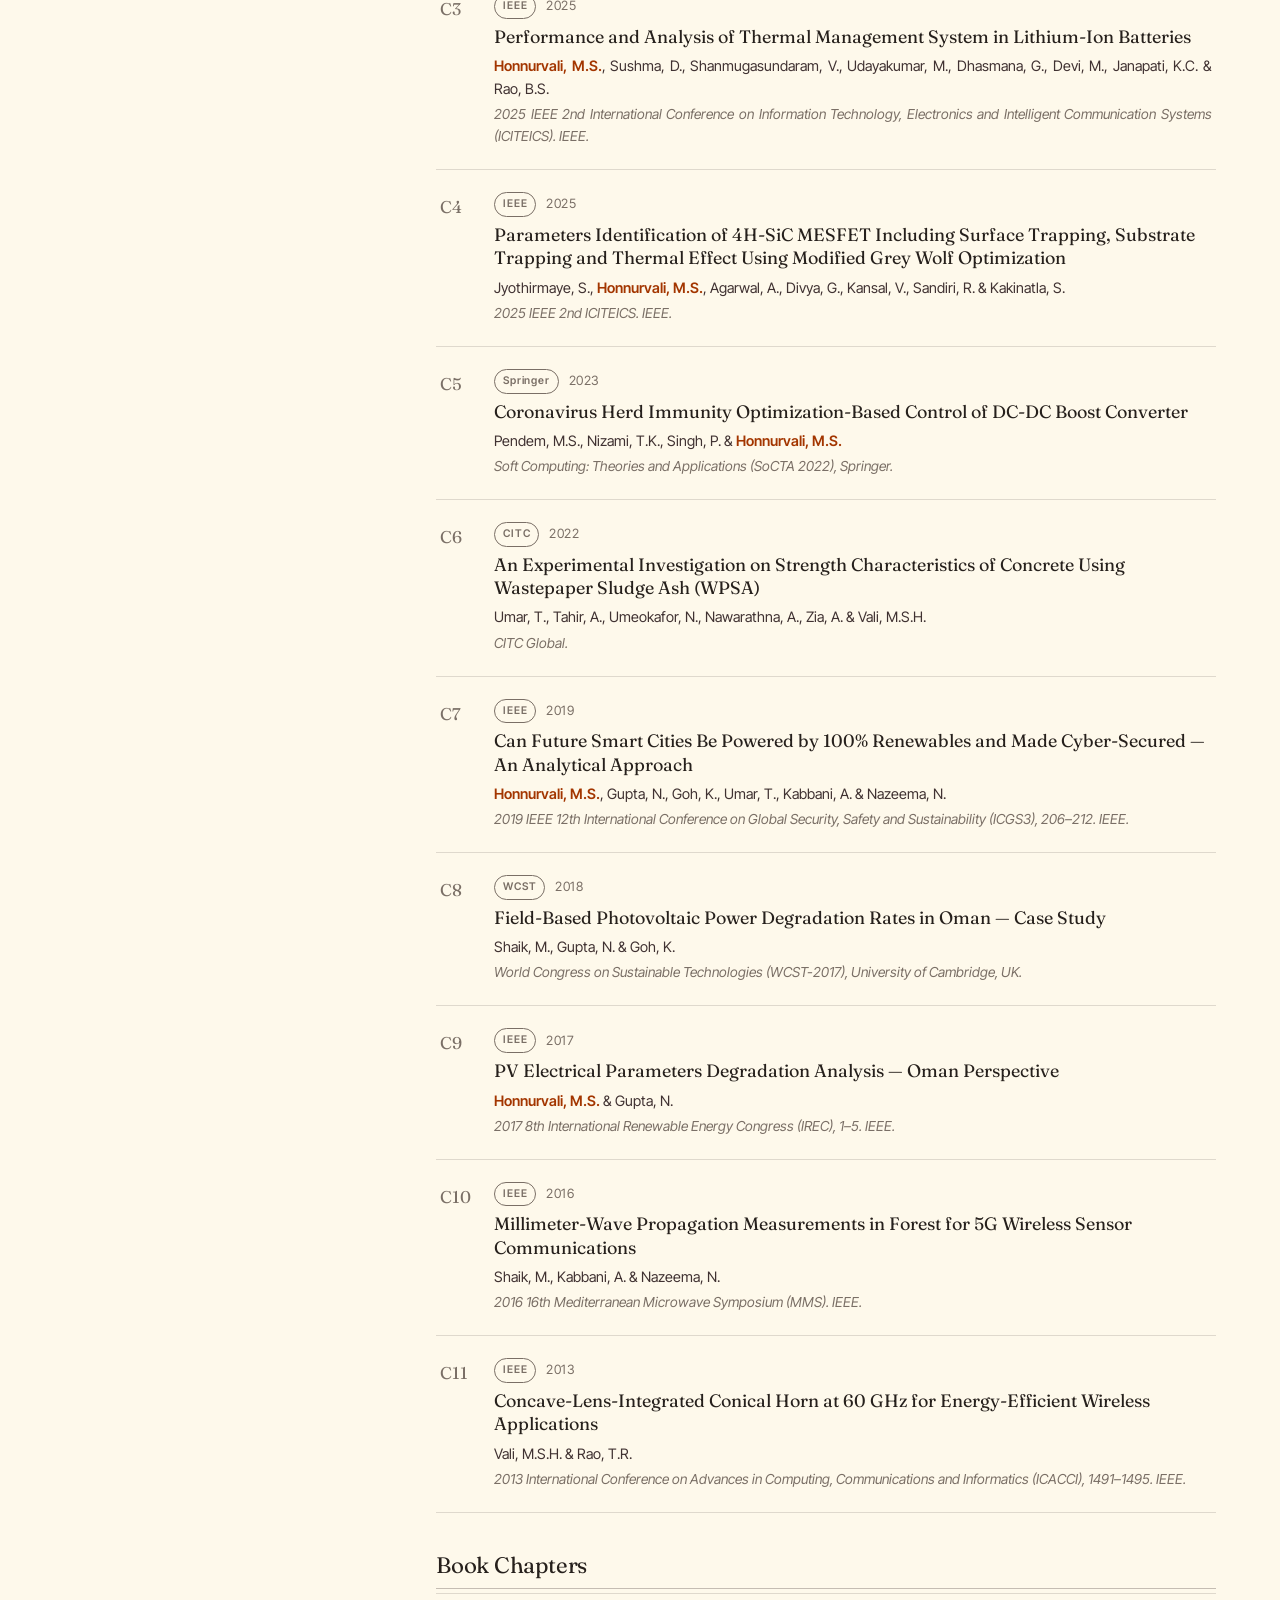
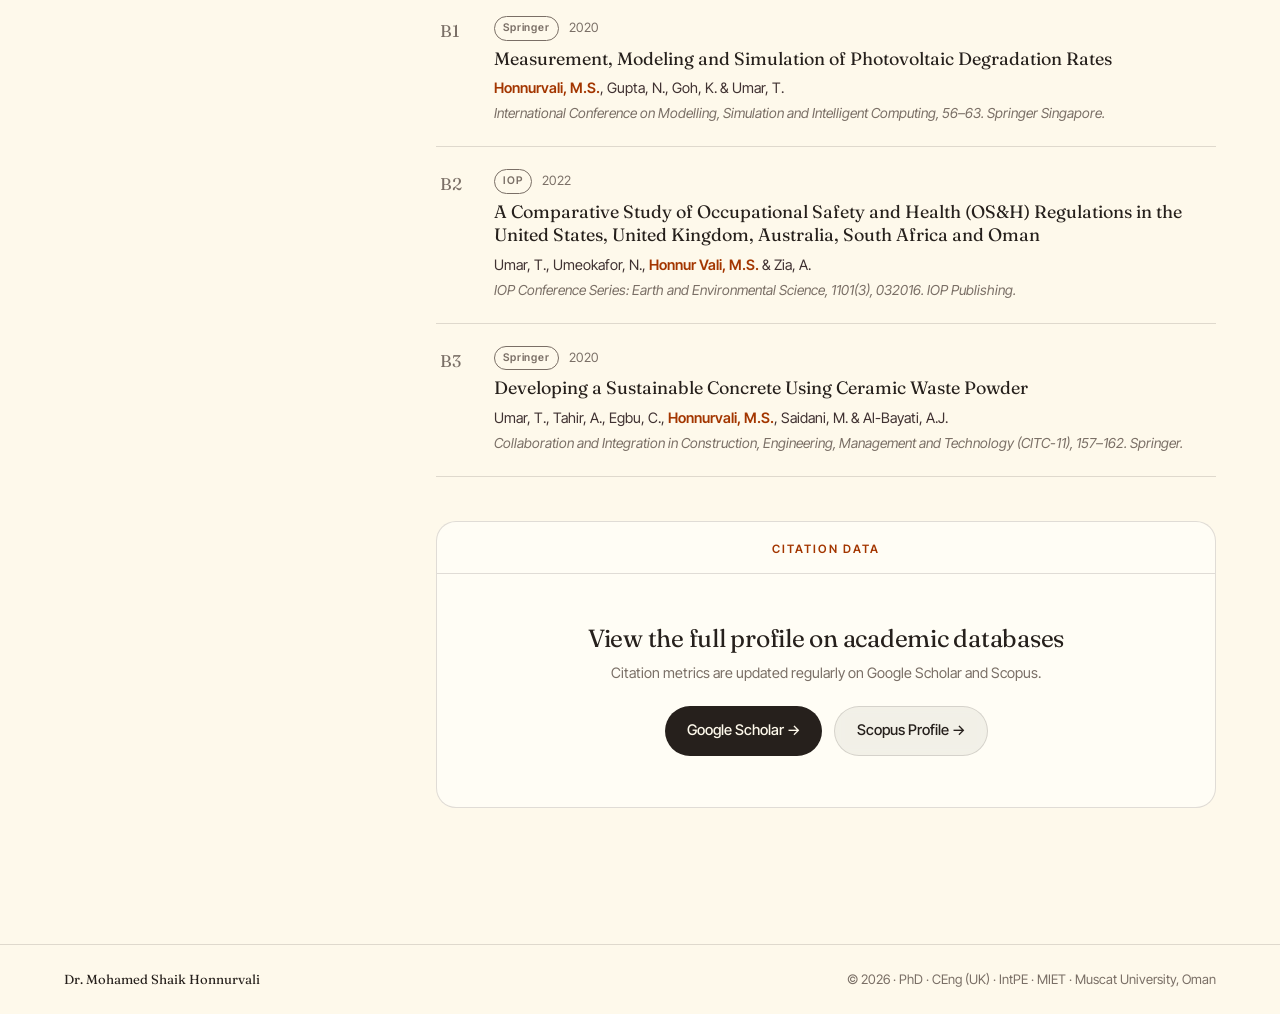
<file: publications.html>
<!DOCTYPE html>
<html lang="en">
<head>
  <meta charset="UTF-8" />
  <meta name="viewport" content="width=device-width, initial-scale=1.0" />
  <title>Publications | Dr. Mohamed Shaik Honnurvali</title>
  <meta name="description" content="Peer-reviewed journal articles, conference papers and book chapters by Dr. Mohamed Shaik Honnurvali.">
  <link rel="preconnect" href="https://fonts.googleapis.com">
  <link rel="preconnect" href="https://fonts.gstatic.com" crossorigin>
  <link href="https://fonts.googleapis.com/css2?family=Fraunces:ital,opsz,wght@0,9..144,400;0,9..144,500;1,9..144,400&family=Inter+Tight:ital,wght@0,400;0,500;0,600;1,400&display=swap" rel="stylesheet">
  <link rel="stylesheet" href="css/style.css?v=6" />
</head>
<body>

<nav class="navbar" id="navbar">
  <div class="nav-inner">
    <a href="index.html" class="nav-brand">
      <span class="name">Mohamed Shaik Honnurvali</span>
      <span class="title">PhD · CEng · IntPE · MIET</span>
    </a>
    <ul class="nav-links" id="navLinks">
      <li><a href="index.html">Home</a></li>
      <li><a href="about.html">About</a></li>
      <li><a href="research.html">Research</a></li>
      <li><a href="publications.html" class="active">Publications</a></li>
      <li><a href="teaching.html">Teaching</a></li>
      <li><a href="awards.html">Awards</a></li>
      <li><a href="contact.html">Contact</a></li>
    </ul>
    <button class="nav-toggle" id="navToggle" aria-label="Toggle navigation">
      <span></span><span></span><span></span>
    </button>
  </div>
</nav>

<div class="shell">

  <aside class="profile">
    <div class="profile-photo">
      <img src="images/profile.png" alt="Dr. Mohamed Shaik Honnurvali"
        onerror="this.style.display='none'; this.parentElement.querySelector('.photo-initials').style.display='flex'">
      <div class="photo-initials" style="display:none">MSH</div>
    </div>
    <div class="profile-headline">
      <div class="profile-name">Dr. Mohamed Shaik Honnurvali</div>
      <div class="profile-role">Assistant Professor in <em>Renewable Energy</em></div>
      <div class="profile-inst">Muscat University · Sultanate of Oman</div>
      <div class="profile-quick">
        <a href="Dr-Mohamed-Shaik-Honnurvali-CV.pdf" target="_blank" rel="noopener">
          <svg viewBox="0 0 24 24" fill="none" stroke-width="1.6"><path d="M14 2H6a2 2 0 0 0-2 2v16a2 2 0 0 0 2 2h12a2 2 0 0 0 2-2V8z"/><polyline points="14 2 14 8 20 8"/></svg>
          Curriculum Vitae (PDF)
        </a>
        <a href="mailto:hshaikh@muscatuniversity.edu.om">
          <svg viewBox="0 0 24 24" fill="none" stroke-width="1.6"><rect x="3" y="5" width="18" height="14" rx="2"/><polyline points="3 7 12 13 21 7"/></svg>
          hshaikh@muscatuniversity.edu.om
        </a>
      </div>
    </div>
    <p class="profile-bio">
      38 peer-reviewed outputs — h-index 12, i10-index 14, 620+ citations (Google Scholar, June 2026).
    </p>
    <div class="profile-links">
      <a class="glass-link" href="https://scholar.google.com/citations?user=fPKjL7wAAAAJ&hl=en" target="_blank" rel="noopener">
        <span class="gi"><svg viewBox="0 0 24 24" fill="currentColor"><path d="M12 2 1 8l11 6 9-4.9V17h2V8zM5 13.2V17c0 1.7 3.1 3 7 3s7-1.3 7-3v-3.8l-7 3.8z"/></svg></span>
        Google Scholar
      </a>
      <a class="glass-link" href="https://www.scopus.com/authid/detail.uri?authorId=57219779084" target="_blank" rel="noopener">
        <span class="gi"><svg viewBox="0 0 24 24" fill="none" stroke="currentColor" stroke-width="1.8"><circle cx="11" cy="11" r="7"/><line x1="21" y1="21" x2="16.5" y2="16.5"/></svg></span>
        Scopus
      </a>
      <a class="glass-link" href="https://www.linkedin.com/in/honnurvali-mohamed-shaik-58bb0a144" target="_blank" rel="noopener">
        <span class="gi"><svg viewBox="0 0 24 24" fill="currentColor"><path d="M4.98 3.5A2.5 2.5 0 1 1 0 3.5a2.5 2.5 0 0 1 4.98 0zM.4 8h4.2v13H.4zM8 8h4v1.8h.06c.56-1 1.9-2.1 3.94-2.1 4.2 0 5 2.8 5 6.4V21h-4.2v-6c0-1.4 0-3.3-2-3.3s-2.3 1.6-2.3 3.2V21H8z"/></svg></span>
        LinkedIn
      </a>
      <a class="glass-link" href="https://orcid.org/0000-0002-9402-8500" target="_blank" rel="noopener">
        <span class="gi"><svg viewBox="0 0 24 24" fill="currentColor"><circle cx="12" cy="12" r="10"/><g fill="#fef9eb"><circle cx="8.7" cy="7.4" r="1.1"/><rect x="7.9" y="9.4" width="1.6" height="7.2"/><path d="M11.5 9.4h3.1c2.2 0 3.6 1.6 3.6 3.6 0 2-1.4 3.6-3.6 3.6h-3.1zm1.6 1.5v4.2h1.4c1.4 0 2.1-.9 2.1-2.1s-.7-2.1-2.1-2.1z"/></g></svg></span>
        ORCID
      </a>
    </div>
  </aside>

  <main class="main">

    <section class="page-intro">
      <span class="eyebrow">Publications</span>
      <h1>Thirty-eight peer-reviewed outputs.</h1>
      <p class="sub">Journal articles, conference papers and book chapters across renewable energy, AI forecasting and wireless systems — a selection with DOI links below.</p>
    </section>

    <section class="section" data-reveal>
      <div class="metrics">
        <div class="metric"><div class="num">38</div><div class="lbl">Peer-Reviewed Outputs</div></div>
        <div class="metric"><div class="num">12</div><div class="lbl">h-index</div></div>
        <div class="metric"><div class="num">620+</div><div class="lbl">Total Citations</div></div>
        <div class="metric"><div class="num">14</div><div class="lbl">i10-index</div></div>
      </div>
      <p class="muted" style="font-size:0.82rem; margin-top:14px">Author-name variants (Honnurvali / Honnur Vali / Shaik Honnurvali / Vali) across older records refer to the same author. Impact factors are cited from the year of publication.</p>
    </section>

    <section class="section">
      <div class="pub-filter">
        <button class="filter-btn active" data-filter="all">All</button>
        <button class="filter-btn" data-filter="journal">Journal Articles (22)</button>
        <button class="filter-btn" data-filter="conference">Conference Papers (11)</button>
        <button class="filter-btn" data-filter="book">Book Chapters (3)</button>
      </div>

      <h3 class="pub-group-title">Journal Articles</h3>
      <div class="pub-list">

        <article class="pub-item" data-type="journal"><div class="pub-index">J1</div><div>
          <div class="pub-meta"><span class="pub-badge">Q1</span><span class="pub-year">2026</span></div>
          <div class="pub-title"><a href="https://doi.org/10.3390/en19112496" target="_blank" rel="noopener">A Federated Learning-Based Distributed Solar Forecasting for Smart Buildings in Muscat, Oman Using GRU Networks</a></div>
          <div class="pub-authors">Baloch, M., <span class="pub-highlight">Honnurvali, M.S.</span>, Ahmed, T., Shaikh, A.M. &amp; Chaudhary, S.T.</div>
          <div class="pub-journal">Energies, 19(11), 2496. MDPI. · IF 3.9</div></div></article>

        <article class="pub-item" data-type="journal"><div class="pub-index">J2</div><div>
          <div class="pub-meta"><span class="pub-badge">Q1</span><span class="pub-year">2025</span></div>
          <div class="pub-title"><a href="https://doi.org/10.1016/j.rineng.2025.107140" target="_blank" rel="noopener">Novel Dynamic Temporal Interaction and Feature Synthesis Framework for Enhanced Solar Power Forecasting</a></div>
          <div class="pub-authors">Baloch, M., <span class="pub-highlight">Honnurvali, M.S.</span>, Kabbani, A., Ahmed, T., Hafeez, F. &amp; Hamid, M.</div>
          <div class="pub-journal">Results in Engineering, 107140. Elsevier. · IF 9.4</div></div></article>

        <article class="pub-item" data-type="journal"><div class="pub-index">J3</div><div>
          <div class="pub-meta"><span class="pub-badge">Q1</span><span class="pub-year">2025</span></div>
          <div class="pub-title"><a href="https://doi.org/10.3390/en18010205" target="_blank" rel="noopener">Solar Energy Forecasting Framework Using Prophet-Based Machine Learning Model: An Opportunity to Explore Solar Energy Potential in Muscat, Oman</a></div>
          <div class="pub-authors">Baloch, M., <span class="pub-highlight">Honnurvali, M.S.</span>, Kabbani, A., Ahmed, T., Chauhdary, S.T. &amp; Saeed, M.S.</div>
          <div class="pub-journal">Energies, 18(1), 205. MDPI. · IF 3.9</div></div></article>

        <article class="pub-item" data-type="journal"><div class="pub-index">J4</div><div>
          <div class="pub-meta"><span class="pub-badge">Q2</span><span class="pub-year">2025</span></div>
          <div class="pub-title"><a href="https://doi.org/10.1007/s11276-024-03764-8" target="_blank" rel="noopener">The Internet of Medical Things (IoMT): Opportunities and Challenges</a></div>
          <div class="pub-authors">El-Saleh, A.A., Sheikh, A.M., Albreem, M.A.M. &amp; <span class="pub-highlight">Honnurvali, M.S.</span></div>
          <div class="pub-journal">Wireless Networks, 31(1), 327–344. Springer US. · IF 2.8</div></div></article>

        <article class="pub-item" data-type="journal"><div class="pub-index">J5</div><div>
          <div class="pub-meta"><span class="pub-badge">Q1</span><span class="pub-year">2024</span></div>
          <div class="pub-title"><a href="https://doi.org/10.3390/en17236118" target="_blank" rel="noopener">An Intelligent SARIMAX-Based Machine Learning Framework for Long-Term Solar Irradiance Forecasting at Muscat, Oman</a></div>
          <div class="pub-authors">Baloch, M., <span class="pub-highlight">Honnurvali, M.S.</span>, Kabbani, A., Jumani, T.A. &amp; Chauhdary, S.T.</div>
          <div class="pub-journal">Energies, 17(23), 6118. MDPI. · IF 3.9</div></div></article>

        <article class="pub-item" data-type="journal"><div class="pub-index">J6</div><div>
          <div class="pub-meta"><span class="pub-badge">Q1</span><span class="pub-year">2023</span></div>
          <div class="pub-title"><a href="https://doi.org/10.1016/j.aej.2022.10.052" target="_blank" rel="noopener">Measurement Analysis and Performance Evaluation of Mobile Broadband Cellular Networks in a Populated City</a></div>
          <div class="pub-authors">El-Saleh, A.A., Alhammadi, A., Shayea, I., Hassan, W.H., <span class="pub-highlight">Honnurvali, M.S.</span> &amp; Daradkeh, Y.I.</div>
          <div class="pub-journal">Alexandria Engineering Journal, 66, 927–946. Elsevier. · IF 6.2</div></div></article>

        <article class="pub-item" data-type="journal"><div class="pub-index">J7</div><div>
          <div class="pub-meta"><span class="pub-badge">Q1</span><span class="pub-year">2023</span></div>
          <div class="pub-title"><a href="https://doi.org/10.3390/en16073295" target="_blank" rel="noopener">Prediction-Error-Based Power Forecasting of Wind Energy System Using Hybrid WT-ROPSO-NARMAX Model</a></div>
          <div class="pub-authors">Shah, A.A., Aftab, A.A., Han, X., Baloch, M.H., <span class="pub-highlight">Honnurvali, M.S.</span> &amp; Chauhdary, S.T.</div>
          <div class="pub-journal">Energies, 16(7), 3295. MDPI. · IF 3.9</div></div></article>

        <article class="pub-item" data-type="journal"><div class="pub-index">J8</div><div>
          <div class="pub-meta"><span class="pub-badge badge-conf">Q4</span><span class="pub-year">2022</span></div>
          <div class="pub-title"><a href="https://doi.org/10.16920/jeet/2022/v35i3/22088" target="_blank" rel="noopener">Sustainable Engineering Higher Education in Oman — Lessons Learned from the Pandemic (COVID-19)</a></div>
          <div class="pub-authors"><span class="pub-highlight">Honnurvali, M.S.</span>, El-Saleh, A.A., Sheikh, A.M., Goh, K., Gupta, N. &amp; Umar, T.</div>
          <div class="pub-journal">Journal of Engineering Education Transformations, 35(3), 52–69.</div></div></article>

        <article class="pub-item" data-type="journal"><div class="pub-index">J9</div><div>
          <div class="pub-meta"><span class="pub-badge">Q2</span><span class="pub-year">2021</span></div>
          <div class="pub-title"><a href="https://doi.org/10.3934/energy.2021055" target="_blank" rel="noopener">Measurement and Validation of Polysilicon Photovoltaic Module Degradation Rates over Five Years of Field Exposure in Oman</a></div>
          <div class="pub-authors"><span class="pub-highlight">Shaik Honnurvali, M.</span>, Kabbani, A., Sheikh, A.M., Goh, K., Gupta, N. &amp; Umar, T.</div>
          <div class="pub-journal">AIMS Energy, 9(6), 1192–1212. · IF 1.8</div></div></article>

        <article class="pub-item" data-type="journal"><div class="pub-index">J10</div><div>
          <div class="pub-meta"><span class="pub-badge">Q2</span><span class="pub-year">2021</span></div>
          <div class="pub-title"><a href="https://doi.org/10.14710/ijred.2021.33845" target="_blank" rel="noopener">PV Cell Parameters Modelling and Temperature Effect Analysis</a></div>
          <div class="pub-authors">Kabbani, A. &amp; <span class="pub-highlight">Honnurvali, M.S.</span></div>
          <div class="pub-journal">International Journal of Renewable Energy Development, 10(3), 563–571. · IF 2.0</div></div></article>

        <article class="pub-item" data-type="journal"><div class="pub-index">J11</div><div>
          <div class="pub-meta"><span class="pub-badge badge-conf">Q4</span><span class="pub-year">2021</span></div>
          <div class="pub-title">Exploring Safety Climate Factors in Construction</div>
          <div class="pub-authors">Umar, T., Egbu, C., Ofori, G., <span class="pub-highlight">Honnurvali, M.S.</span>, Saidani, M. &amp; Opoku, A.</div>
          <div class="pub-journal">International Journal of Applied Management Science, 13(2), 95–123.</div></div></article>

        <article class="pub-item" data-type="journal"><div class="pub-index">J12</div><div>
          <div class="pub-meta"><span class="pub-badge">Q2</span><span class="pub-year">2020</span></div>
          <div class="pub-title">UAE Commitment towards UN Sustainable Development Goals</div>
          <div class="pub-authors">Umar, T., Egbu, C., Ofori, G., <span class="pub-highlight">Honnurvali, M.S.</span>, Saidani, M., Shibani, A., Opoku, A., Gupta, N. &amp; Goh, K.</div>
          <div class="pub-journal">Proceedings of the ICE – Engineering Sustainability, 173(7), 325–343.</div></div></article>

        <article class="pub-item" data-type="journal"><div class="pub-index">J13</div><div>
          <div class="pub-meta"><span class="pub-badge">Q3</span><span class="pub-year">2020</span></div>
          <div class="pub-title">An Assessment of Health Profile and Body Pain Among Construction Workers</div>
          <div class="pub-authors">Umar, T., Egbu, C., <span class="pub-highlight">Honnurvali, M.S.</span>, Saidani, M. &amp; Al-Mutairi, M.</div>
          <div class="pub-journal">Proceedings of the ICE – Municipal Engineer.</div></div></article>

        <article class="pub-item" data-type="journal"><div class="pub-index">J14</div><div>
          <div class="pub-meta"><span class="pub-year">2020</span></div>
          <div class="pub-title">Challenges towards Renewable Energy: An Exploratory Study from the Arabian Gulf Region</div>
          <div class="pub-authors">Umar, T., Egbu, C., Ofori, G., <span class="pub-highlight">Honnurvali, M.S.</span>, Saidani, M. &amp; Opoku, A.</div>
          <div class="pub-journal">Proceedings of the ICE – Energy, 173(2), 68–80.</div></div></article>

        <article class="pub-item" data-type="journal"><div class="pub-index">J15</div><div>
          <div class="pub-meta"><span class="pub-badge">Q3</span><span class="pub-year">2020</span></div>
          <div class="pub-title"><a href="https://doi.org/10.1680/jener.19.00061" target="_blank" rel="noopener">Potential Regions in the Persian Gulf to Deploy Offshore Floating Photovoltaic Systems</a></div>
          <div class="pub-authors"><span class="pub-highlight">Honnur Vali, M.S.</span>, Gupta, N., Goh, K. &amp; Umar, T.</div>
          <div class="pub-journal">Proceedings of the ICE – Energy, 173(3), 94–100. · IF 1.8</div></div></article>

        <article class="pub-item" data-type="journal"><div class="pub-index">J16</div><div>
          <div class="pub-meta"><span class="pub-badge">Q2</span><span class="pub-year">2019</span></div>
          <div class="pub-title"><a href="https://doi.org/10.1049/iet-rpg.2018.5457" target="_blank" rel="noopener">Case Study of PV Output Power Degradation Rates in Oman</a></div>
          <div class="pub-authors"><span class="pub-highlight">Honnurvali, M.S.</span>, Gupta, N., Goh, K., Umar, T., Kabbani, A. &amp; Nazeema, N.</div>
          <div class="pub-journal">IET Renewable Power Generation, 13(2), 352–360. IET. · IF 3.2</div></div></article>

        <article class="pub-item" data-type="journal"><div class="pub-index">J17</div><div>
          <div class="pub-meta"><span class="pub-year">2019</span></div>
          <div class="pub-title">Briefing: Status of Occupational Safety and Health in GCC Construction</div>
          <div class="pub-authors">Umar, T., Egbu, C., <span class="pub-highlight">Honnurvali, M.S.</span>, Saidani, M. &amp; Al-Bayati, A.J.</div>
          <div class="pub-journal">Proceedings of the ICE – Management, Procurement and Law, 172(4), 137–141.</div></div></article>

        <article class="pub-item" data-type="journal"><div class="pub-index">J18</div><div>
          <div class="pub-meta"><span class="pub-badge badge-conf">Q4</span><span class="pub-year">2019</span></div>
          <div class="pub-title">Exploring Safety Climate in Construction</div>
          <div class="pub-authors">Umar, T., Egbu, C., Ofori, G., <span class="pub-highlight">Honnurvali, M.S.</span> &amp; Saidani, M.</div>
          <div class="pub-journal">International Journal of Applied Management Science.</div></div></article>

        <article class="pub-item" data-type="journal"><div class="pub-index">J19</div><div>
          <div class="pub-meta"><span class="pub-year">2019</span></div>
          <div class="pub-title">High Fatalities Risk Found in Gulf Construction</div>
          <div class="pub-authors">Umar, T., Egbu, C., Ofori, G., <span class="pub-highlight">Honnurvali, M.S.</span>, Saidani, M. &amp; Opoku, A.</div>
          <div class="pub-journal">International Journal of Sustainable Real Estate and Construction Economics.</div></div></article>

        <article class="pub-item" data-type="journal"><div class="pub-index">J20</div><div>
          <div class="pub-meta"><span class="pub-year">2019</span></div>
          <div class="pub-title">A Low-Cost Beam-Steering Linear Array Antenna for Small-Cell 5G Mobile Networks</div>
          <div class="pub-authors"><span class="pub-highlight">Honnurvali, M.S.</span> &amp; Nazeema, N.</div>
          <div class="pub-journal">International Journal of Latest Trends in Engineering and Technology, 13(1), 028–033.</div></div></article>

        <article class="pub-item" data-type="journal"><div class="pub-index">J21</div><div>
          <div class="pub-meta"><span class="pub-year">2018</span></div>
          <div class="pub-title">Briefing: Occupational Safety and Health Regulations in Oman</div>
          <div class="pub-authors">Umar, T., Egbu, C., Wamuziri, S. &amp; <span class="pub-highlight">Honnurvali, M.S.</span></div>
          <div class="pub-journal">Proceedings of the ICE – Management, Procurement and Law, 171(3), 93–99.</div></div></article>

        <article class="pub-item" data-type="journal"><div class="pub-index">J22</div><div>
          <div class="pub-meta"><span class="pub-year">2017</span></div>
          <div class="pub-title">Study of Photovoltaics (PV) Performance Degradation Analysis in Oman</div>
          <div class="pub-authors">Shaik, M., Gupta, N., Goh, K., Umar, T. &amp; Nazeema, N.</div>
          <div class="pub-journal">International Journal of Sustainable Energy Development, 6(2).</div></div></article>

      </div>

      <h3 class="pub-group-title">Conference Papers</h3>
      <div class="pub-list">

        <article class="pub-item" data-type="conference"><div class="pub-index">C1</div><div>
          <div class="pub-meta"><span class="pub-badge badge-conf">IEEE</span><span class="pub-year">2026</span></div>
          <div class="pub-title"><a href="https://doi.org/10.1109/ICSEDI66420.2026.11568356" target="_blank" rel="noopener">Integration of Solar Gel Ponds for Sustainable Energy in Reverse Osmosis Desalination</a></div>
          <div class="pub-authors">Al Amri, M.T., <span class="pub-highlight">Honnurvali, M.S.</span>, Anwar, K. &amp; Umar, T.</div>
          <div class="pub-journal">2026 International Conference on Sustainable Engineering and Digital Innovation (ICSEDI). IEEE.</div></div></article>

        <article class="pub-item" data-type="conference"><div class="pub-index">C2</div><div>
          <div class="pub-meta"><span class="pub-badge badge-conf">IEEE</span><span class="pub-year">2026</span></div>
          <div class="pub-title"><a href="https://doi.org/10.1109/ICSEDI66420.2026.11568375" target="_blank" rel="noopener">Noise and Vibration Reduction Techniques in High-Speed Rotating Machinery</a></div>
          <div class="pub-authors">Anwar, K., Al Kharusi, K., <span class="pub-highlight">Honnurvali, M.S.</span>, Natarajan, J. &amp; Rahmanivahid, P.</div>
          <div class="pub-journal">2026 International Conference on Sustainable Engineering and Digital Innovation (ICSEDI). IEEE.</div></div></article>

        <article class="pub-item" data-type="conference"><div class="pub-index">C3</div><div>
          <div class="pub-meta"><span class="pub-badge badge-conf">IEEE</span><span class="pub-year">2025</span></div>
          <div class="pub-title"><a href="https://doi.org/10.1109/ICITEICS64870.2025.11341500" target="_blank" rel="noopener">Performance and Analysis of Thermal Management System in Lithium-Ion Batteries</a></div>
          <div class="pub-authors"><span class="pub-highlight">Honnurvali, M.S.</span>, Sushma, D., Shanmugasundaram, V., Udayakumar, M., Dhasmana, G., Devi, M., Janapati, K.C. &amp; Rao, B.S.</div>
          <div class="pub-journal">2025 IEEE 2nd International Conference on Information Technology, Electronics and Intelligent Communication Systems (ICITEICS). IEEE.</div></div></article>

        <article class="pub-item" data-type="conference"><div class="pub-index">C4</div><div>
          <div class="pub-meta"><span class="pub-badge badge-conf">IEEE</span><span class="pub-year">2025</span></div>
          <div class="pub-title"><a href="https://doi.org/10.1109/ICITEICS64870.2025.11340935" target="_blank" rel="noopener">Parameters Identification of 4H-SiC MESFET Including Surface Trapping, Substrate Trapping and Thermal Effect Using Modified Grey Wolf Optimization</a></div>
          <div class="pub-authors">Jyothirmaye, S., <span class="pub-highlight">Honnurvali, M.S.</span>, Agarwal, A., Divya, G., Kansal, V., Sandiri, R. &amp; Kakinatla, S.</div>
          <div class="pub-journal">2025 IEEE 2nd ICITEICS. IEEE.</div></div></article>

        <article class="pub-item" data-type="conference"><div class="pub-index">C5</div><div>
          <div class="pub-meta"><span class="pub-badge badge-conf">Springer</span><span class="pub-year">2023</span></div>
          <div class="pub-title">Coronavirus Herd Immunity Optimization-Based Control of DC-DC Boost Converter</div>
          <div class="pub-authors">Pendem, M.S., Nizami, T.K., Singh, P. &amp; <span class="pub-highlight">Honnurvali, M.S.</span></div>
          <div class="pub-journal">Soft Computing: Theories and Applications (SoCTA 2022), Springer.</div></div></article>

        <article class="pub-item" data-type="conference"><div class="pub-index">C6</div><div>
          <div class="pub-meta"><span class="pub-badge badge-conf">CITC</span><span class="pub-year">2022</span></div>
          <div class="pub-title">An Experimental Investigation on Strength Characteristics of Concrete Using Wastepaper Sludge Ash (WPSA)</div>
          <div class="pub-authors">Umar, T., Tahir, A., Umeokafor, N., Nawarathna, A., Zia, A. &amp; Vali, M.S.H.</div>
          <div class="pub-journal">CITC Global.</div></div></article>

        <article class="pub-item" data-type="conference"><div class="pub-index">C7</div><div>
          <div class="pub-meta"><span class="pub-badge badge-conf">IEEE</span><span class="pub-year">2019</span></div>
          <div class="pub-title"><a href="https://doi.org/10.1109/ICGS3.2019.8688324" target="_blank" rel="noopener">Can Future Smart Cities Be Powered by 100% Renewables and Made Cyber-Secured — An Analytical Approach</a></div>
          <div class="pub-authors"><span class="pub-highlight">Honnurvali, M.S.</span>, Gupta, N., Goh, K., Umar, T., Kabbani, A. &amp; Nazeema, N.</div>
          <div class="pub-journal">2019 IEEE 12th International Conference on Global Security, Safety and Sustainability (ICGS3), 206–212. IEEE.</div></div></article>

        <article class="pub-item" data-type="conference"><div class="pub-index">C8</div><div>
          <div class="pub-meta"><span class="pub-badge badge-conf">WCST</span><span class="pub-year">2018</span></div>
          <div class="pub-title">Field-Based Photovoltaic Power Degradation Rates in Oman — Case Study</div>
          <div class="pub-authors">Shaik, M., Gupta, N. &amp; Goh, K.</div>
          <div class="pub-journal">World Congress on Sustainable Technologies (WCST-2017), University of Cambridge, UK.</div></div></article>

        <article class="pub-item" data-type="conference"><div class="pub-index">C9</div><div>
          <div class="pub-meta"><span class="pub-badge badge-conf">IEEE</span><span class="pub-year">2017</span></div>
          <div class="pub-title"><a href="https://doi.org/10.1109/IREC.2017.7926000" target="_blank" rel="noopener">PV Electrical Parameters Degradation Analysis — Oman Perspective</a></div>
          <div class="pub-authors"><span class="pub-highlight">Honnurvali, M.S.</span> &amp; Gupta, N.</div>
          <div class="pub-journal">2017 8th International Renewable Energy Congress (IREC), 1–5. IEEE.</div></div></article>

        <article class="pub-item" data-type="conference"><div class="pub-index">C10</div><div>
          <div class="pub-meta"><span class="pub-badge badge-conf">IEEE</span><span class="pub-year">2016</span></div>
          <div class="pub-title"><a href="https://doi.org/10.1109/MMS.2016.7803785" target="_blank" rel="noopener">Millimeter-Wave Propagation Measurements in Forest for 5G Wireless Sensor Communications</a></div>
          <div class="pub-authors">Shaik, M., Kabbani, A. &amp; Nazeema, N.</div>
          <div class="pub-journal">2016 16th Mediterranean Microwave Symposium (MMS). IEEE.</div></div></article>

        <article class="pub-item" data-type="conference"><div class="pub-index">C11</div><div>
          <div class="pub-meta"><span class="pub-badge badge-conf">IEEE</span><span class="pub-year">2013</span></div>
          <div class="pub-title"><a href="https://doi.org/10.1109/ICACCI.2013.6637400" target="_blank" rel="noopener">Concave-Lens-Integrated Conical Horn at 60 GHz for Energy-Efficient Wireless Applications</a></div>
          <div class="pub-authors">Vali, M.S.H. &amp; Rao, T.R.</div>
          <div class="pub-journal">2013 International Conference on Advances in Computing, Communications and Informatics (ICACCI), 1491–1495. IEEE.</div></div></article>

      </div>

      <h3 class="pub-group-title">Book Chapters</h3>
      <div class="pub-list">

        <article class="pub-item" data-type="book"><div class="pub-index">B1</div><div>
          <div class="pub-meta"><span class="pub-badge badge-conf">Springer</span><span class="pub-year">2020</span></div>
          <div class="pub-title"><a href="https://link.springer.com/chapter/10.1007/978-981-15-4775-1_7" target="_blank" rel="noopener">Measurement, Modeling and Simulation of Photovoltaic Degradation Rates</a></div>
          <div class="pub-authors"><span class="pub-highlight">Honnurvali, M.S.</span>, Gupta, N., Goh, K. &amp; Umar, T.</div>
          <div class="pub-journal">International Conference on Modelling, Simulation and Intelligent Computing, 56–63. Springer Singapore.</div></div></article>

        <article class="pub-item" data-type="book"><div class="pub-index">B2</div><div>
          <div class="pub-meta"><span class="pub-badge badge-conf">IOP</span><span class="pub-year">2022</span></div>
          <div class="pub-title">A Comparative Study of Occupational Safety and Health (OS&amp;H) Regulations in the United States, United Kingdom, Australia, South Africa and Oman</div>
          <div class="pub-authors">Umar, T., Umeokafor, N., <span class="pub-highlight">Honnur Vali, M.S.</span> &amp; Zia, A.</div>
          <div class="pub-journal">IOP Conference Series: Earth and Environmental Science, 1101(3), 032016. IOP Publishing.</div></div></article>

        <article class="pub-item" data-type="book"><div class="pub-index">B3</div><div>
          <div class="pub-meta"><span class="pub-badge badge-conf">Springer</span><span class="pub-year">2020</span></div>
          <div class="pub-title"><a href="https://link.springer.com/chapter/10.1007/978-3-030-48465-1_27" target="_blank" rel="noopener">Developing a Sustainable Concrete Using Ceramic Waste Powder</a></div>
          <div class="pub-authors">Umar, T., Tahir, A., Egbu, C., <span class="pub-highlight">Honnurvali, M.S.</span>, Saidani, M. &amp; Al-Bayati, A.J.</div>
          <div class="pub-journal">Collaboration and Integration in Construction, Engineering, Management and Technology (CITC-11), 157–162. Springer.</div></div></article>

      </div>

      <div class="block" data-reveal style="margin-top:44px">
        <div class="block-head"><span class="eyebrow">Citation data</span></div>
        <div class="block-body" style="text-align:center">
          <h3 style="margin-bottom:8px">View the full profile on academic databases</h3>
          <p class="muted" style="font-size:0.9rem; margin-bottom:22px">Citation metrics are updated regularly on Google Scholar and Scopus.</p>
          <div style="display:flex; gap:12px; justify-content:center; flex-wrap:wrap">
            <a href="https://scholar.google.com/citations?user=fPKjL7wAAAAJ&hl=en" target="_blank" class="btn btn-primary">Google Scholar →</a>
            <a href="https://www.scopus.com/authid/detail.uri?authorId=57219779084" target="_blank" class="btn btn-ghost">Scopus Profile →</a>
          </div>
        </div>
      </div>

    </section>

  </main>
</div>

<footer class="footer">
  <div class="footer-inner">
    <span class="brand">Dr. Mohamed Shaik Honnurvali</span>
    <span>© 2026 · PhD · CEng (UK) · IntPE · MIET · Muscat University, Oman</span>
  </div>
</footer>

<script src="js/main.js"></script>
</body>
</html>
</file>
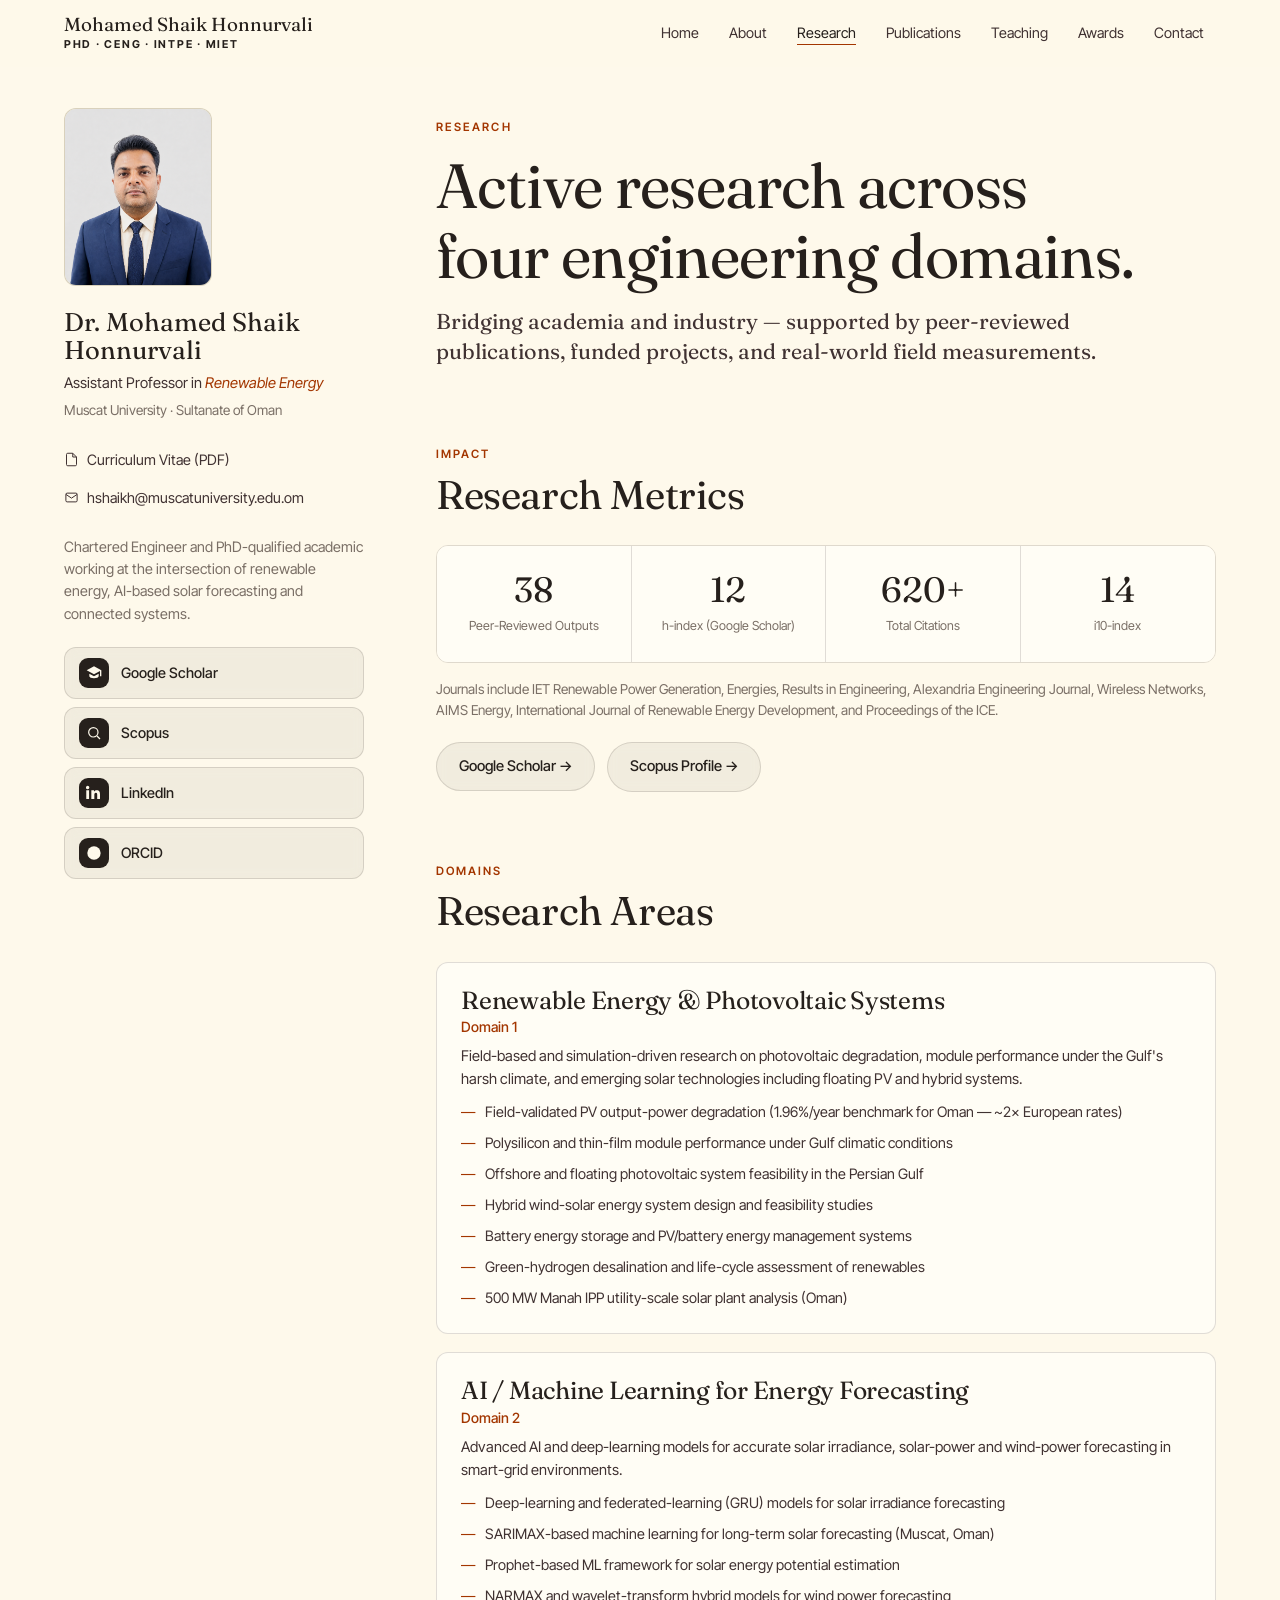
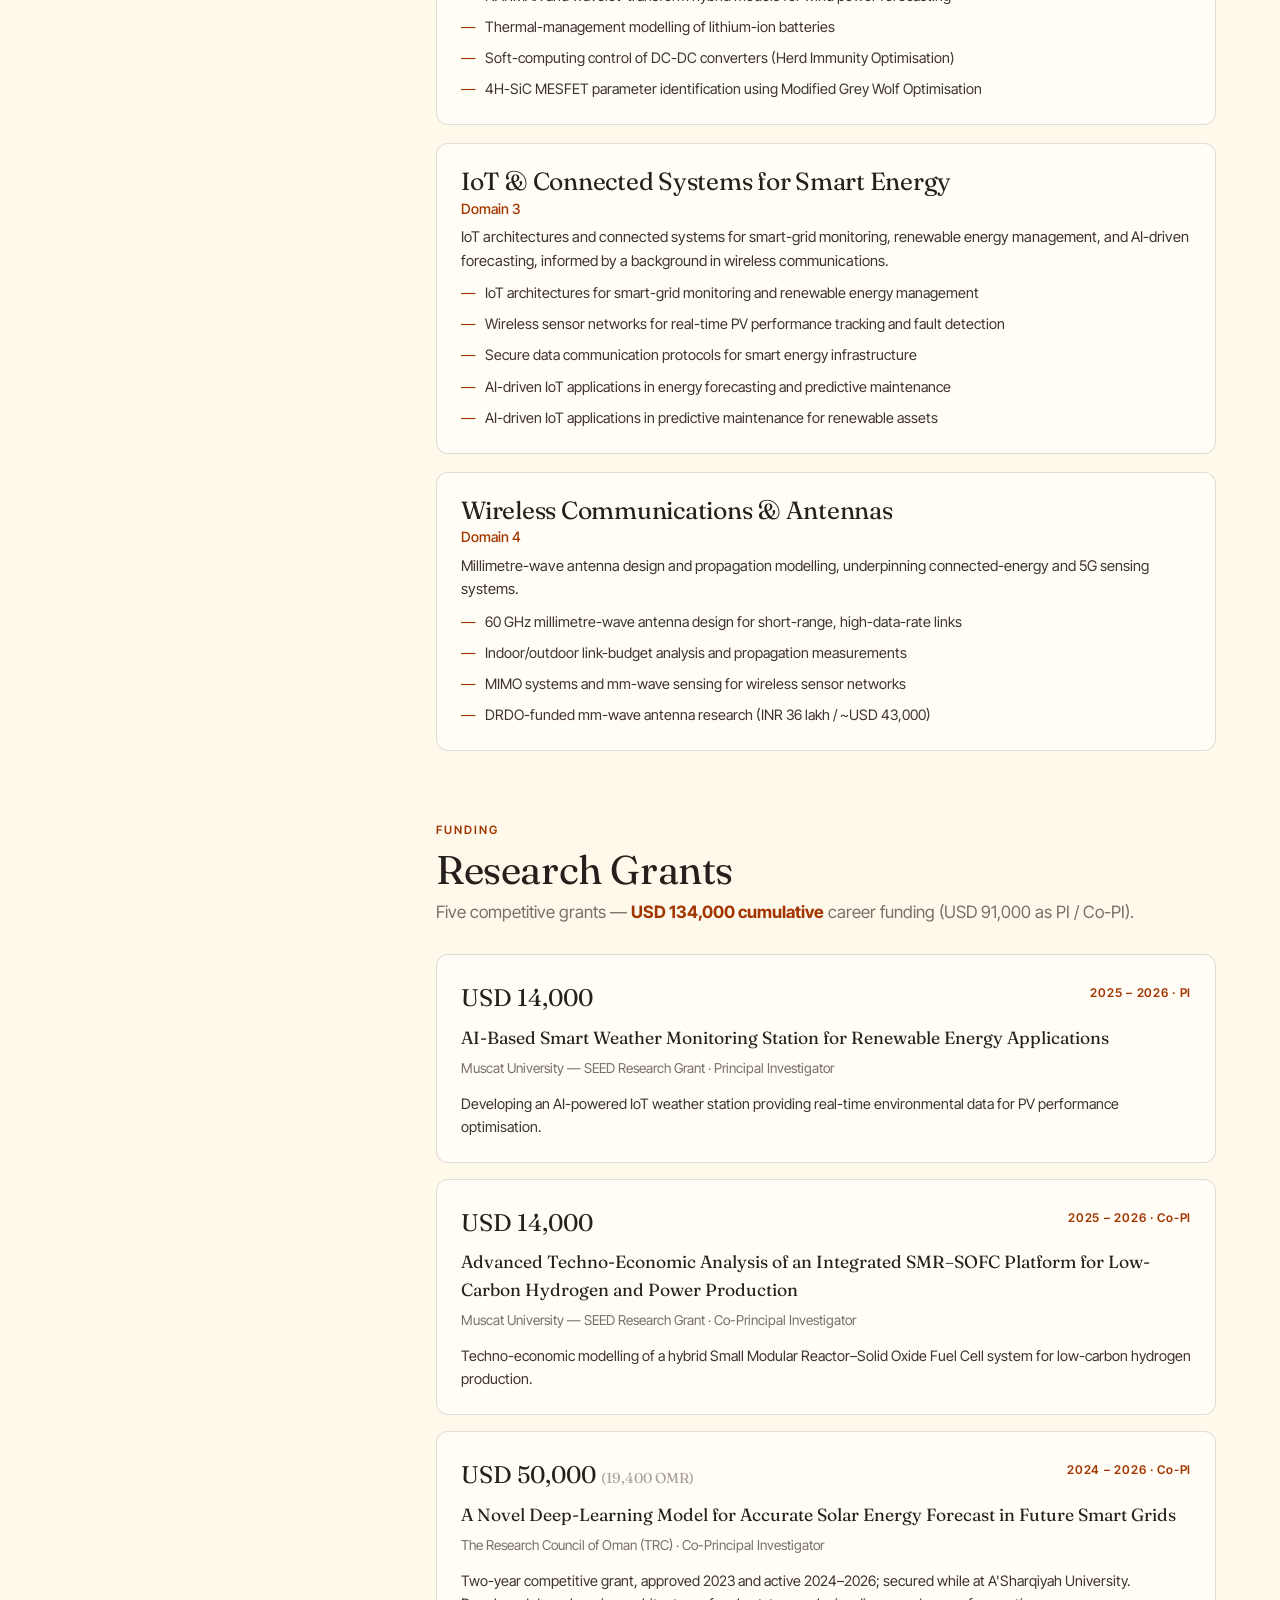
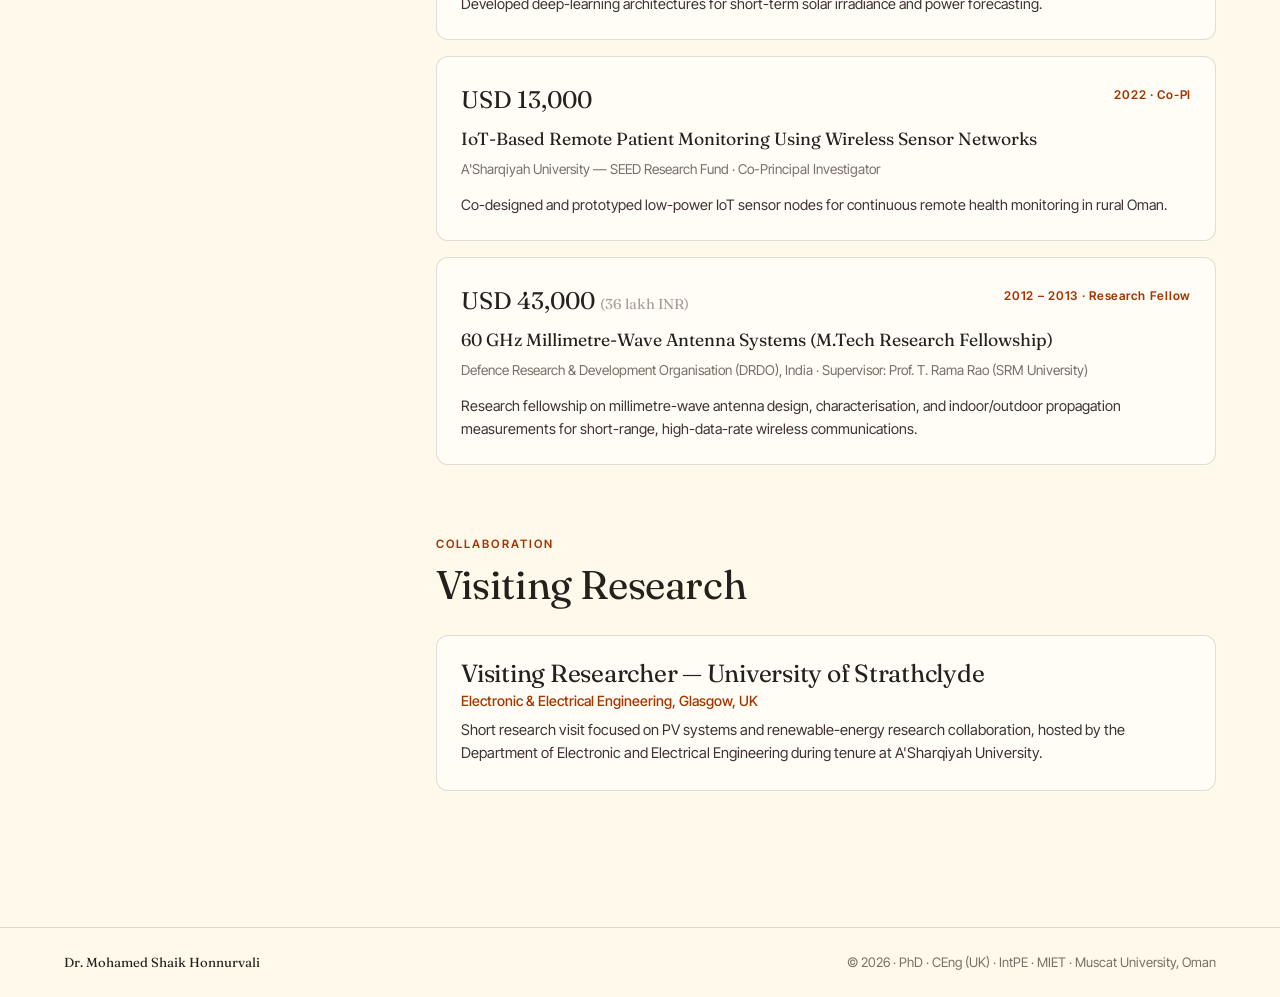
<file: research.html>
<!DOCTYPE html>
<html lang="en">
<head>
  <meta charset="UTF-8" />
  <meta name="viewport" content="width=device-width, initial-scale=1.0" />
  <title>Research | Dr. Mohamed Shaik Honnurvali</title>
  <meta name="description" content="Research areas, grants, and metrics of Dr. Mohamed Shaik Honnurvali – renewable energy, AI/ML forecasting, wireless communications, IoMT.">
  <link rel="preconnect" href="https://fonts.googleapis.com">
  <link rel="preconnect" href="https://fonts.gstatic.com" crossorigin>
  <link href="https://fonts.googleapis.com/css2?family=Fraunces:ital,opsz,wght@0,9..144,400;0,9..144,500;1,9..144,400&family=Inter+Tight:ital,wght@0,400;0,500;0,600;1,400&display=swap" rel="stylesheet">
  <link rel="stylesheet" href="css/style.css?v=6" />
</head>
<body>

<nav class="navbar" id="navbar">
  <div class="nav-inner">
    <a href="index.html" class="nav-brand">
      <span class="name">Mohamed Shaik Honnurvali</span>
      <span class="title">PhD · CEng · IntPE · MIET</span>
    </a>
    <ul class="nav-links" id="navLinks">
      <li><a href="index.html">Home</a></li>
      <li><a href="about.html">About</a></li>
      <li><a href="research.html" class="active">Research</a></li>
      <li><a href="publications.html">Publications</a></li>
      <li><a href="teaching.html">Teaching</a></li>
      <li><a href="awards.html">Awards</a></li>
      <li><a href="contact.html">Contact</a></li>
    </ul>
    <button class="nav-toggle" id="navToggle" aria-label="Toggle navigation">
      <span></span><span></span><span></span>
    </button>
  </div>
</nav>

<div class="shell">

  <aside class="profile">
    <div class="profile-photo">
      <img src="images/profile.png" alt="Dr. Mohamed Shaik Honnurvali"
        onerror="this.style.display='none'; this.parentElement.querySelector('.photo-initials').style.display='flex'">
      <div class="photo-initials" style="display:none">MSH</div>
    </div>
    <div class="profile-headline">
      <div class="profile-name">Dr. Mohamed Shaik Honnurvali</div>
      <div class="profile-role">Assistant Professor in <em>Renewable Energy</em></div>
      <div class="profile-inst">Muscat University · Sultanate of Oman</div>
      <div class="profile-quick">
        <a href="Dr-Mohamed-Shaik-Honnurvali-CV.pdf" target="_blank" rel="noopener">
          <svg viewBox="0 0 24 24" fill="none" stroke-width="1.6"><path d="M14 2H6a2 2 0 0 0-2 2v16a2 2 0 0 0 2 2h12a2 2 0 0 0 2-2V8z"/><polyline points="14 2 14 8 20 8"/></svg>
          Curriculum Vitae (PDF)
        </a>
        <a href="mailto:hshaikh@muscatuniversity.edu.om">
          <svg viewBox="0 0 24 24" fill="none" stroke-width="1.6"><rect x="3" y="5" width="18" height="14" rx="2"/><polyline points="3 7 12 13 21 7"/></svg>
          hshaikh@muscatuniversity.edu.om
        </a>
      </div>
    </div>
    <p class="profile-bio">
      Chartered Engineer and PhD-qualified academic working at the intersection of
      renewable energy, AI-based solar forecasting and connected systems.
    </p>
    <div class="profile-links">
      <a class="glass-link" href="https://scholar.google.com/citations?user=fPKjL7wAAAAJ&hl=en" target="_blank" rel="noopener">
        <span class="gi"><svg viewBox="0 0 24 24" fill="currentColor"><path d="M12 2 1 8l11 6 9-4.9V17h2V8zM5 13.2V17c0 1.7 3.1 3 7 3s7-1.3 7-3v-3.8l-7 3.8z"/></svg></span>
        Google Scholar
      </a>
      <a class="glass-link" href="https://www.scopus.com/authid/detail.uri?authorId=57219779084" target="_blank" rel="noopener">
        <span class="gi"><svg viewBox="0 0 24 24" fill="none" stroke="currentColor" stroke-width="1.8"><circle cx="11" cy="11" r="7"/><line x1="21" y1="21" x2="16.5" y2="16.5"/></svg></span>
        Scopus
      </a>
      <a class="glass-link" href="https://www.linkedin.com/in/honnurvali-mohamed-shaik-58bb0a144" target="_blank" rel="noopener">
        <span class="gi"><svg viewBox="0 0 24 24" fill="currentColor"><path d="M4.98 3.5A2.5 2.5 0 1 1 0 3.5a2.5 2.5 0 0 1 4.98 0zM.4 8h4.2v13H.4zM8 8h4v1.8h.06c.56-1 1.9-2.1 3.94-2.1 4.2 0 5 2.8 5 6.4V21h-4.2v-6c0-1.4 0-3.3-2-3.3s-2.3 1.6-2.3 3.2V21H8z"/></svg></span>
        LinkedIn
      </a>
      <a class="glass-link" href="https://orcid.org/0000-0002-9402-8500" target="_blank" rel="noopener">
        <span class="gi"><svg viewBox="0 0 24 24" fill="currentColor"><circle cx="12" cy="12" r="10"/><g fill="#fef9eb"><circle cx="8.7" cy="7.4" r="1.1"/><rect x="7.9" y="9.4" width="1.6" height="7.2"/><path d="M11.5 9.4h3.1c2.2 0 3.6 1.6 3.6 3.6 0 2-1.4 3.6-3.6 3.6h-3.1zm1.6 1.5v4.2h1.4c1.4 0 2.1-.9 2.1-2.1s-.7-2.1-2.1-2.1z"/></g></svg></span>
        ORCID
      </a>
    </div>
  </aside>

  <main class="main">

    <section class="page-intro">
      <span class="eyebrow">Research</span>
      <h1>Active research across four engineering domains.</h1>
      <p class="sub">Bridging academia and industry — supported by peer-reviewed publications, funded projects, and real-world field measurements.</p>
    </section>

    <section class="section" data-reveal>
      <div class="section-head"><span class="eyebrow">Impact</span><h2>Research Metrics</h2></div>
      <div class="metrics">
        <div class="metric"><div class="num">38</div><div class="lbl">Peer-Reviewed Outputs</div></div>
        <div class="metric"><div class="num">12</div><div class="lbl">h-index (Google Scholar)</div></div>
        <div class="metric"><div class="num">620+</div><div class="lbl">Total Citations</div></div>
        <div class="metric"><div class="num">14</div><div class="lbl">i10-index</div></div>
      </div>
      <p class="muted" style="font-size:0.85rem; margin-top:16px">
        Journals include IET Renewable Power Generation, Energies, Results in Engineering, Alexandria Engineering Journal, Wireless Networks, AIMS Energy, International Journal of Renewable Energy Development, and Proceedings of the ICE.
      </p>
      <div style="display:flex; gap:12px; margin-top:20px; flex-wrap:wrap">
        <a href="https://scholar.google.com/citations?user=fPKjL7wAAAAJ&hl=en" target="_blank" class="btn btn-ghost">Google Scholar →</a>
        <a href="https://www.scopus.com/authid/detail.uri?authorId=57219779084" target="_blank" class="btn btn-ghost">Scopus Profile →</a>
      </div>
    </section>

    <section class="section" data-reveal>
      <div class="section-head"><span class="eyebrow">Domains</span><h2>Research Areas</h2></div>

      <div class="card">
        <div class="card-head"><div><h3>Renewable Energy &amp; Photovoltaic Systems</h3><div class="card-org">Domain 1</div></div></div>
        <p style="font-size:0.92rem; color:var(--ink-2)">Field-based and simulation-driven research on photovoltaic degradation, module performance under the Gulf's harsh climate, and emerging solar technologies including floating PV and hybrid systems.</p>
        <ul class="bullets">
          <li>Field-validated PV output-power degradation (1.96%/year benchmark for Oman — ~2× European rates)</li>
          <li>Polysilicon and thin-film module performance under Gulf climatic conditions</li>
          <li>Offshore and floating photovoltaic system feasibility in the Persian Gulf</li>
          <li>Hybrid wind-solar energy system design and feasibility studies</li>
          <li>Battery energy storage and PV/battery energy management systems</li>
          <li>Green-hydrogen desalination and life-cycle assessment of renewables</li>
          <li>500 MW Manah IPP utility-scale solar plant analysis (Oman)</li>
        </ul>
      </div>

      <div class="card">
        <div class="card-head"><div><h3>AI / Machine Learning for Energy Forecasting</h3><div class="card-org">Domain 2</div></div></div>
        <p style="font-size:0.92rem; color:var(--ink-2)">Advanced AI and deep-learning models for accurate solar irradiance, solar-power and wind-power forecasting in smart-grid environments.</p>
        <ul class="bullets">
          <li>Deep-learning and federated-learning (GRU) models for solar irradiance forecasting</li>
          <li>SARIMAX-based machine learning for long-term solar forecasting (Muscat, Oman)</li>
          <li>Prophet-based ML framework for solar energy potential estimation</li>
          <li>NARMAX and wavelet-transform hybrid models for wind power forecasting</li>
          <li>Thermal-management modelling of lithium-ion batteries</li>
          <li>Soft-computing control of DC-DC converters (Herd Immunity Optimisation)</li>
          <li>4H-SiC MESFET parameter identification using Modified Grey Wolf Optimisation</li>
        </ul>
      </div>

      <div class="card">
        <div class="card-head"><div><h3>IoT &amp; Connected Systems for Smart Energy</h3><div class="card-org">Domain 3</div></div></div>
        <p style="font-size:0.92rem; color:var(--ink-2)">IoT architectures and connected systems for smart-grid monitoring, renewable energy management, and AI-driven forecasting, informed by a background in wireless communications.</p>
        <ul class="bullets">
          <li>IoT architectures for smart-grid monitoring and renewable energy management</li>
          <li>Wireless sensor networks for real-time PV performance tracking and fault detection</li>
          <li>Secure data communication protocols for smart energy infrastructure</li>
          <li>AI-driven IoT applications in energy forecasting and predictive maintenance</li>
          <li>AI-driven IoT applications in predictive maintenance for renewable assets</li>
        </ul>
      </div>

      <div class="card">
        <div class="card-head"><div><h3>Wireless Communications &amp; Antennas</h3><div class="card-org">Domain 4</div></div></div>
        <p style="font-size:0.92rem; color:var(--ink-2)">Millimetre-wave antenna design and propagation modelling, underpinning connected-energy and 5G sensing systems.</p>
        <ul class="bullets">
          <li>60 GHz millimetre-wave antenna design for short-range, high-data-rate links</li>
          <li>Indoor/outdoor link-budget analysis and propagation measurements</li>
          <li>MIMO systems and mm-wave sensing for wireless sensor networks</li>
          <li>DRDO-funded mm-wave antenna research (INR 36 lakh / ~USD 43,000)</li>
        </ul>
      </div>
    </section>

    <section class="section" data-reveal>
      <div class="section-head">
        <span class="eyebrow">Funding</span>
        <h2>Research Grants</h2>
        <p class="muted" style="margin-top:6px">Five competitive grants — <strong style="color:var(--rust)">USD 134,000 cumulative</strong> career funding (USD 91,000 as PI / Co-PI).</p>
      </div>

      <div class="grant">
        <div class="grant-top">
          <div class="grant-amount">USD 14,000</div>
          <span class="grant-year">2025 – 2026 · PI</span>
        </div>
        <div class="grant-title">AI-Based Smart Weather Monitoring Station for Renewable Energy Applications</div>
        <div class="grant-org">Muscat University — SEED Research Grant · Principal Investigator</div>
        <div class="grant-desc">Developing an AI-powered IoT weather station providing real-time environmental data for PV performance optimisation.</div>
      </div>

      <div class="grant">
        <div class="grant-top">
          <div class="grant-amount">USD 14,000</div>
          <span class="grant-year">2025 – 2026 · Co-PI</span>
        </div>
        <div class="grant-title">Advanced Techno-Economic Analysis of an Integrated SMR–SOFC Platform for Low-Carbon Hydrogen and Power Production</div>
        <div class="grant-org">Muscat University — SEED Research Grant · Co-Principal Investigator</div>
        <div class="grant-desc">Techno-economic modelling of a hybrid Small Modular Reactor–Solid Oxide Fuel Cell system for low-carbon hydrogen production.</div>
      </div>

      <div class="grant">
        <div class="grant-top">
          <div class="grant-amount">USD 50,000 <small>(19,400 OMR)</small></div>
          <span class="grant-year">2024 – 2026 · Co-PI</span>
        </div>
        <div class="grant-title">A Novel Deep-Learning Model for Accurate Solar Energy Forecast in Future Smart Grids</div>
        <div class="grant-org">The Research Council of Oman (TRC) · Co-Principal Investigator</div>
        <div class="grant-desc">Two-year competitive grant, approved 2023 and active 2024–2026; secured while at A'Sharqiyah University. Developed deep-learning architectures for short-term solar irradiance and power forecasting.</div>
      </div>

      <div class="grant">
        <div class="grant-top">
          <div class="grant-amount">USD 13,000</div>
          <span class="grant-year">2022 · Co-PI</span>
        </div>
        <div class="grant-title">IoT-Based Remote Patient Monitoring Using Wireless Sensor Networks</div>
        <div class="grant-org">A'Sharqiyah University — SEED Research Fund · Co-Principal Investigator</div>
        <div class="grant-desc">Co-designed and prototyped low-power IoT sensor nodes for continuous remote health monitoring in rural Oman.</div>
      </div>

      <div class="grant">
        <div class="grant-top">
          <div class="grant-amount">USD 43,000 <small>(36 lakh INR)</small></div>
          <span class="grant-year">2012 – 2013 · Research Fellow</span>
        </div>
        <div class="grant-title">60 GHz Millimetre-Wave Antenna Systems (M.Tech Research Fellowship)</div>
        <div class="grant-org">Defence Research &amp; Development Organisation (DRDO), India · Supervisor: Prof. T. Rama Rao (SRM University)</div>
        <div class="grant-desc">Research fellowship on millimetre-wave antenna design, characterisation, and indoor/outdoor propagation measurements for short-range, high-data-rate wireless communications.</div>
      </div>
    </section>

    <section class="section" data-reveal>
      <div class="section-head"><span class="eyebrow">Collaboration</span><h2>Visiting Research</h2></div>
      <div class="card">
        <div class="card-head"><div><h3>Visiting Researcher — University of Strathclyde</h3><div class="card-org">Electronic &amp; Electrical Engineering, Glasgow, UK</div></div></div>
        <p style="font-size:0.92rem; color:var(--ink-2)">Short research visit focused on PV systems and renewable-energy research collaboration, hosted by the Department of Electronic and Electrical Engineering during tenure at A'Sharqiyah University.</p>
      </div>
    </section>

  </main>
</div>

<footer class="footer">
  <div class="footer-inner">
    <span class="brand">Dr. Mohamed Shaik Honnurvali</span>
    <span>© 2026 · PhD · CEng (UK) · IntPE · MIET · Muscat University, Oman</span>
  </div>
</footer>

<script src="js/main.js"></script>
</body>
</html>
</file>
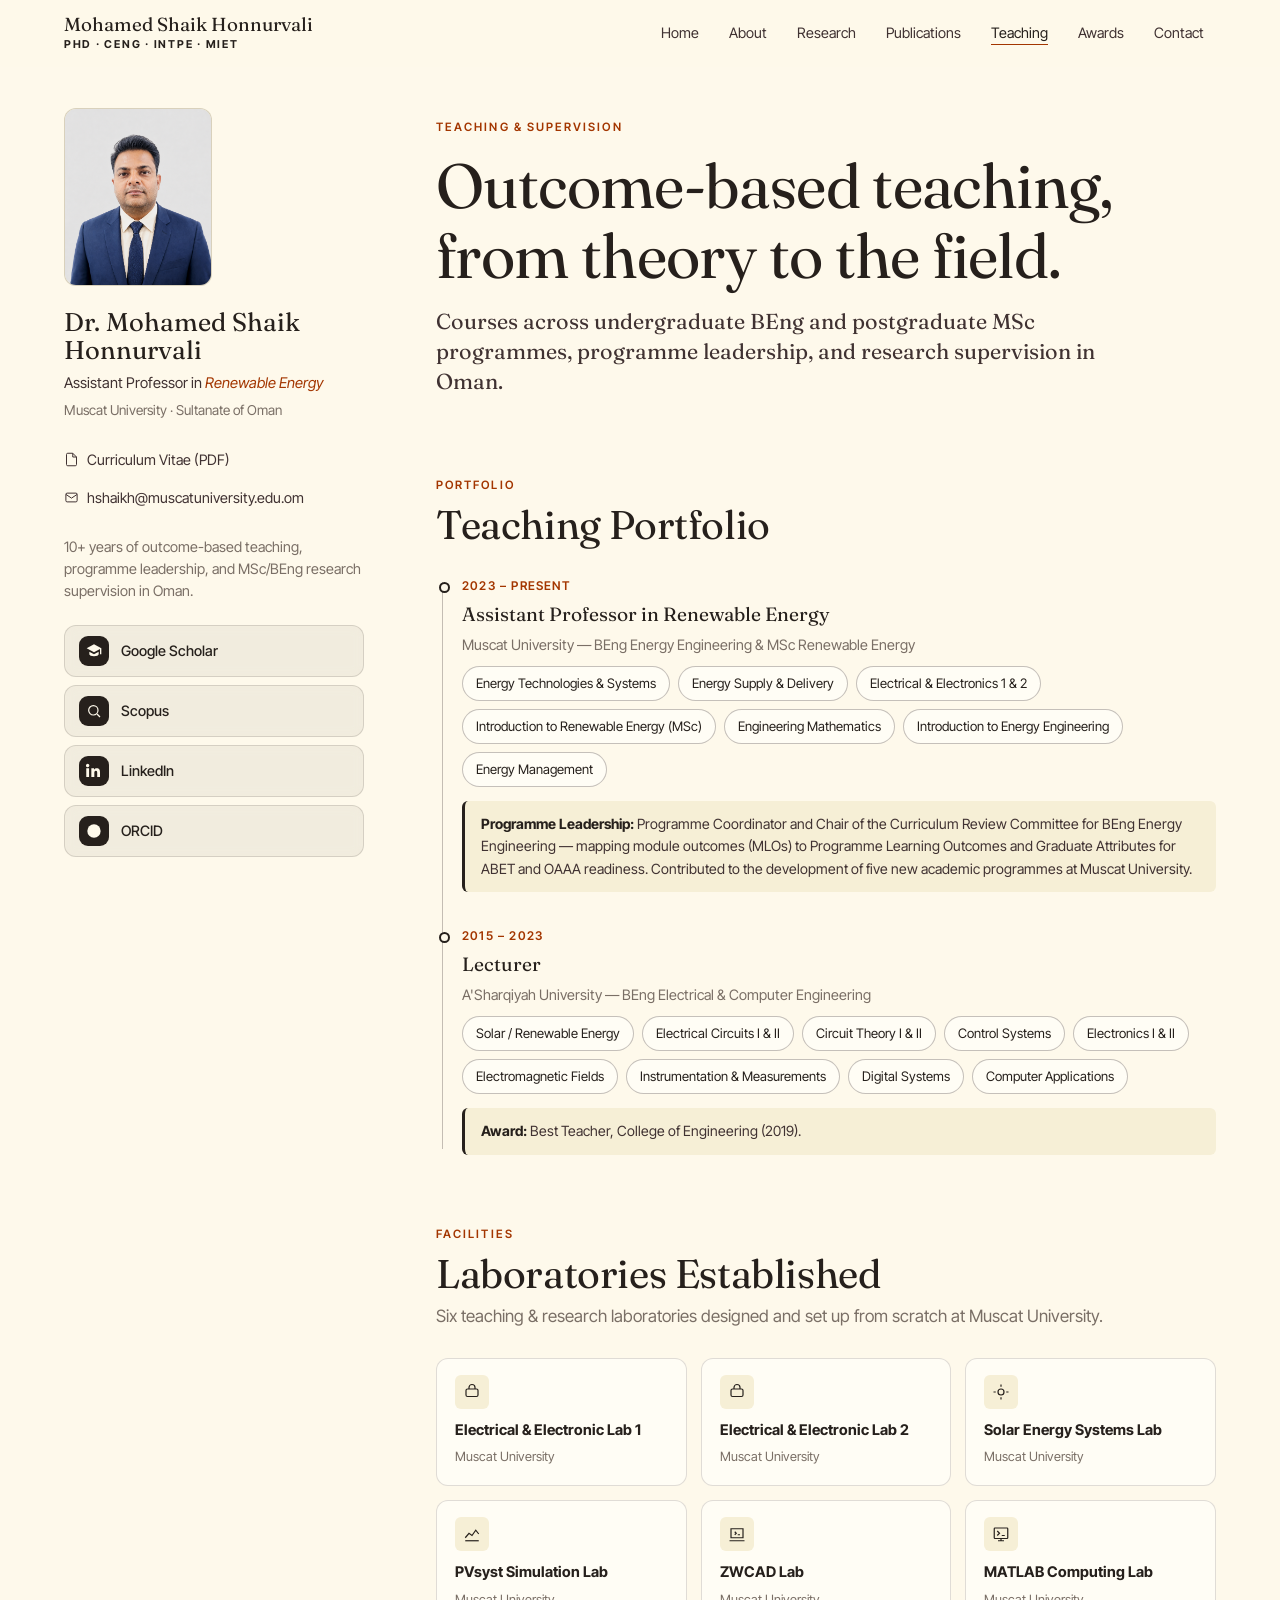
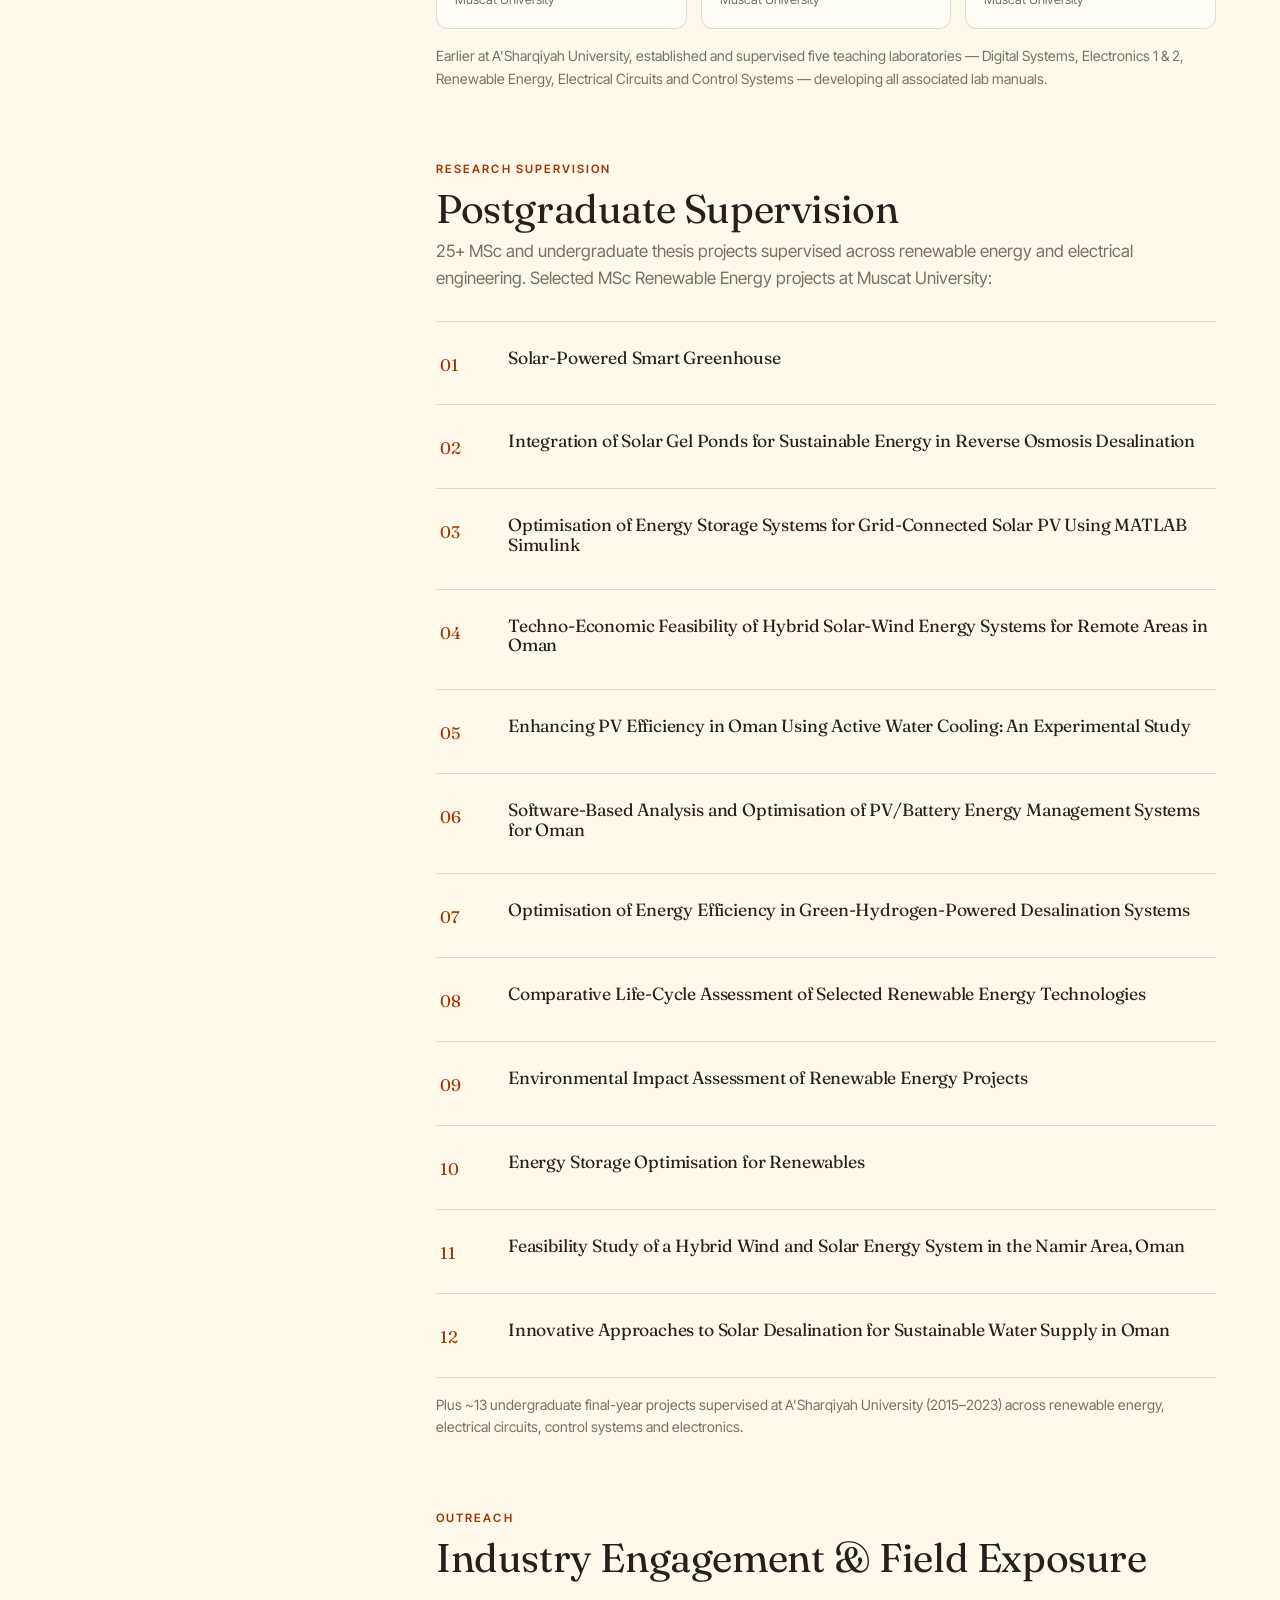
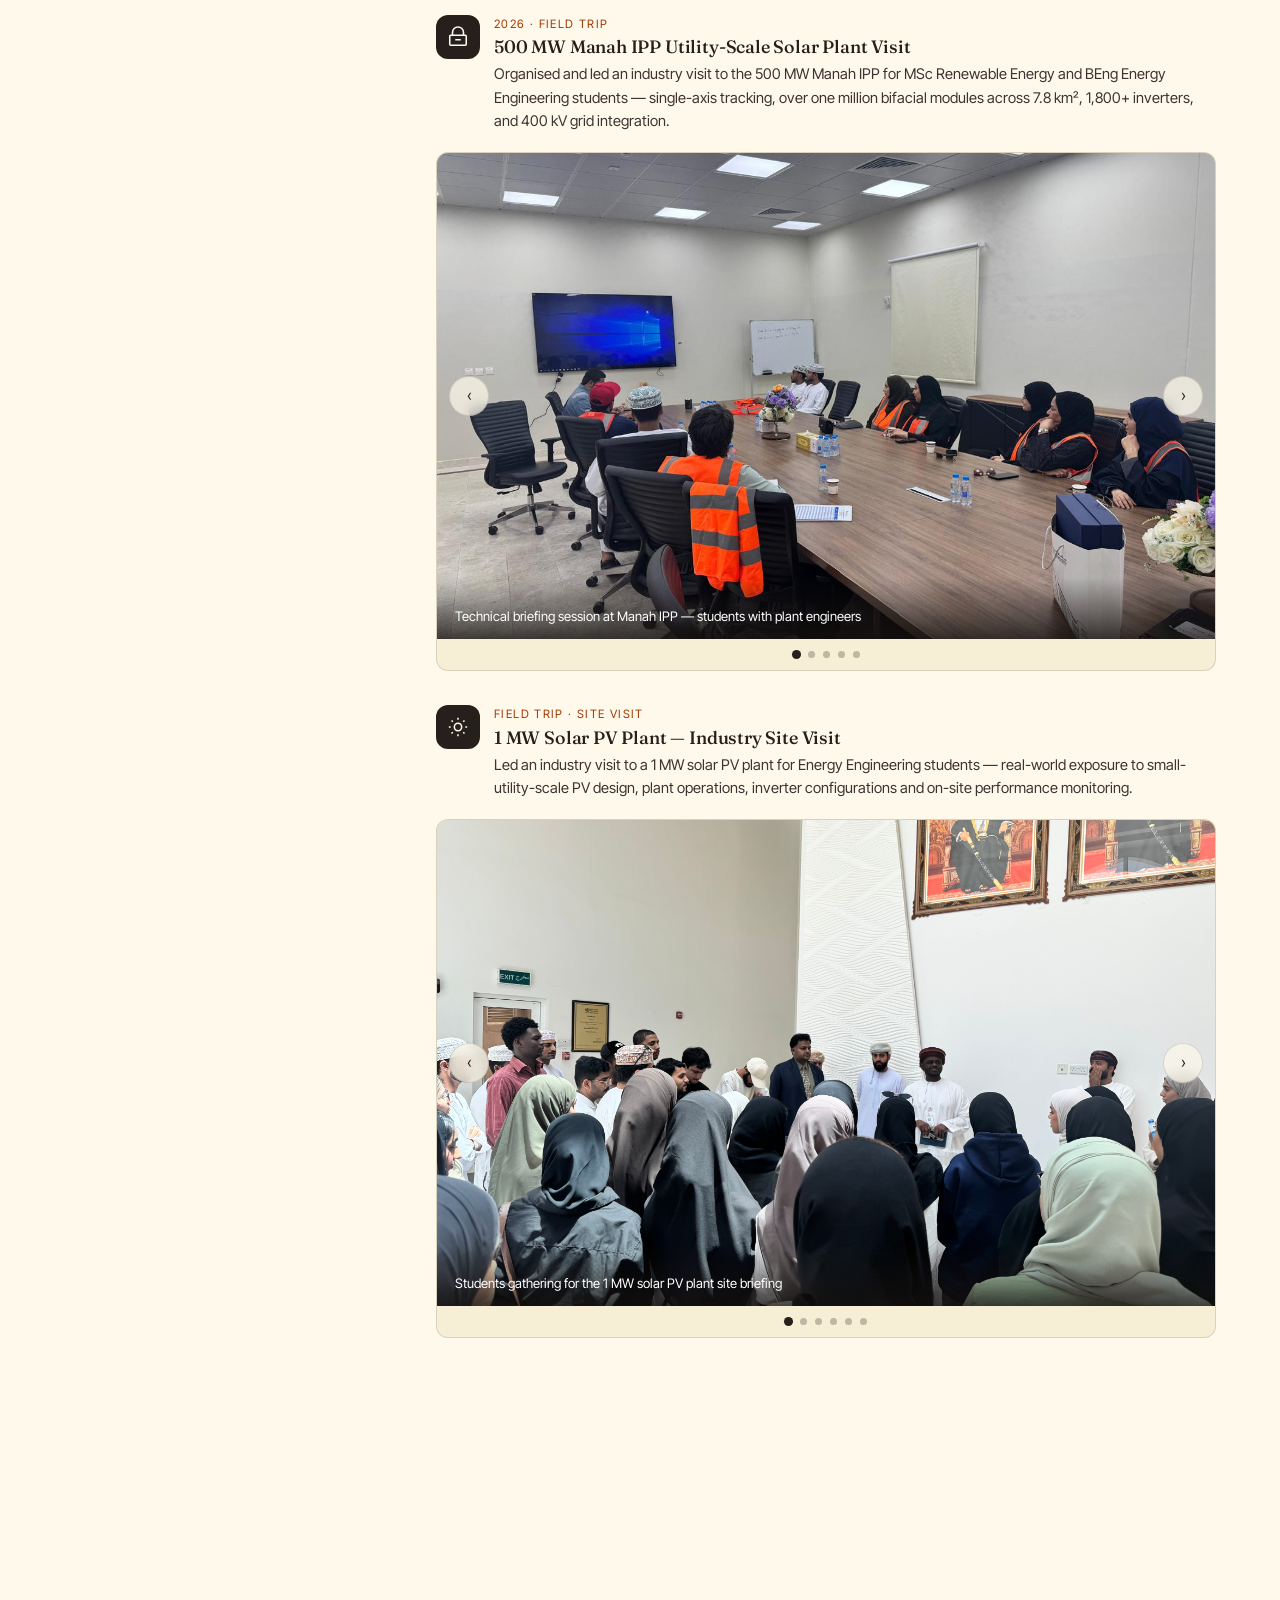
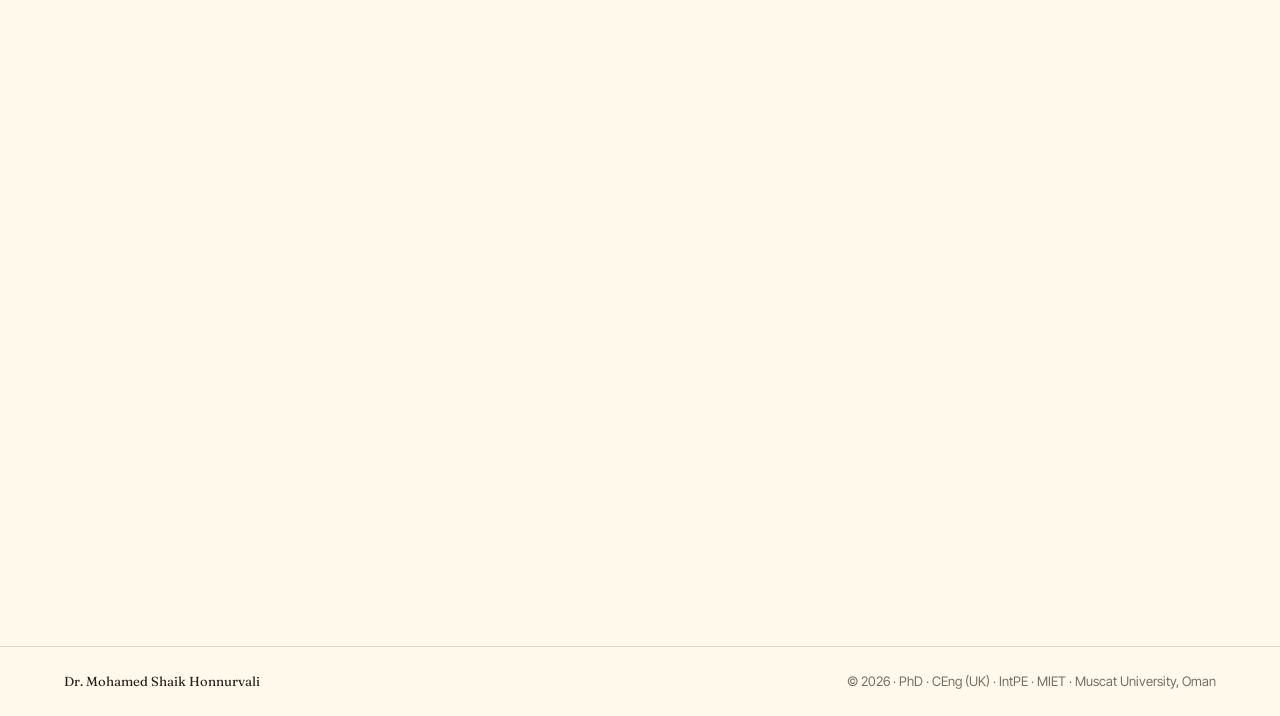
<file: teaching.html>
<!DOCTYPE html>
<html lang="en">
<head>
  <meta charset="UTF-8" />
  <meta name="viewport" content="width=device-width, initial-scale=1.0" />
  <title>Teaching | Dr. Mohamed Shaik Honnurvali</title>
  <meta name="description" content="Teaching portfolio, postgraduate supervision, and industry engagement activities of Dr. Mohamed Shaik Honnurvali.">
  <link rel="preconnect" href="https://fonts.googleapis.com">
  <link rel="preconnect" href="https://fonts.gstatic.com" crossorigin>
  <link href="https://fonts.googleapis.com/css2?family=Fraunces:ital,opsz,wght@0,9..144,400;0,9..144,500;1,9..144,400&family=Inter+Tight:ital,wght@0,400;0,500;0,600;1,400&display=swap" rel="stylesheet">
  <link rel="stylesheet" href="css/style.css?v=6" />
</head>
<body>

<nav class="navbar" id="navbar">
  <div class="nav-inner">
    <a href="index.html" class="nav-brand">
      <span class="name">Mohamed Shaik Honnurvali</span>
      <span class="title">PhD · CEng · IntPE · MIET</span>
    </a>
    <ul class="nav-links" id="navLinks">
      <li><a href="index.html">Home</a></li>
      <li><a href="about.html">About</a></li>
      <li><a href="research.html">Research</a></li>
      <li><a href="publications.html">Publications</a></li>
      <li><a href="teaching.html" class="active">Teaching</a></li>
      <li><a href="awards.html">Awards</a></li>
      <li><a href="contact.html">Contact</a></li>
    </ul>
    <button class="nav-toggle" id="navToggle" aria-label="Toggle navigation">
      <span></span><span></span><span></span>
    </button>
  </div>
</nav>

<div class="shell">

  <aside class="profile">
    <div class="profile-photo">
      <img src="images/profile.png" alt="Dr. Mohamed Shaik Honnurvali"
        onerror="this.style.display='none'; this.parentElement.querySelector('.photo-initials').style.display='flex'">
      <div class="photo-initials" style="display:none">MSH</div>
    </div>
    <div class="profile-headline">
      <div class="profile-name">Dr. Mohamed Shaik Honnurvali</div>
      <div class="profile-role">Assistant Professor in <em>Renewable Energy</em></div>
      <div class="profile-inst">Muscat University · Sultanate of Oman</div>
      <div class="profile-quick">
        <a href="Dr-Mohamed-Shaik-Honnurvali-CV.pdf" target="_blank" rel="noopener">
          <svg viewBox="0 0 24 24" fill="none" stroke-width="1.6"><path d="M14 2H6a2 2 0 0 0-2 2v16a2 2 0 0 0 2 2h12a2 2 0 0 0 2-2V8z"/><polyline points="14 2 14 8 20 8"/></svg>
          Curriculum Vitae (PDF)
        </a>
        <a href="mailto:hshaikh@muscatuniversity.edu.om">
          <svg viewBox="0 0 24 24" fill="none" stroke-width="1.6"><rect x="3" y="5" width="18" height="14" rx="2"/><polyline points="3 7 12 13 21 7"/></svg>
          hshaikh@muscatuniversity.edu.om
        </a>
      </div>
    </div>
    <p class="profile-bio">
      10+ years of outcome-based teaching, programme leadership, and MSc/BEng research supervision in Oman.
    </p>
    <div class="profile-links">
      <a class="glass-link" href="https://scholar.google.com/citations?user=fPKjL7wAAAAJ&hl=en" target="_blank" rel="noopener">
        <span class="gi"><svg viewBox="0 0 24 24" fill="currentColor"><path d="M12 2 1 8l11 6 9-4.9V17h2V8zM5 13.2V17c0 1.7 3.1 3 7 3s7-1.3 7-3v-3.8l-7 3.8z"/></svg></span>
        Google Scholar
      </a>
      <a class="glass-link" href="https://www.scopus.com/authid/detail.uri?authorId=57219779084" target="_blank" rel="noopener">
        <span class="gi"><svg viewBox="0 0 24 24" fill="none" stroke="currentColor" stroke-width="1.8"><circle cx="11" cy="11" r="7"/><line x1="21" y1="21" x2="16.5" y2="16.5"/></svg></span>
        Scopus
      </a>
      <a class="glass-link" href="https://www.linkedin.com/in/honnurvali-mohamed-shaik-58bb0a144" target="_blank" rel="noopener">
        <span class="gi"><svg viewBox="0 0 24 24" fill="currentColor"><path d="M4.98 3.5A2.5 2.5 0 1 1 0 3.5a2.5 2.5 0 0 1 4.98 0zM.4 8h4.2v13H.4zM8 8h4v1.8h.06c.56-1 1.9-2.1 3.94-2.1 4.2 0 5 2.8 5 6.4V21h-4.2v-6c0-1.4 0-3.3-2-3.3s-2.3 1.6-2.3 3.2V21H8z"/></svg></span>
        LinkedIn
      </a>
      <a class="glass-link" href="https://orcid.org/0000-0002-9402-8500" target="_blank" rel="noopener">
        <span class="gi"><svg viewBox="0 0 24 24" fill="currentColor"><circle cx="12" cy="12" r="10"/><g fill="#fef9eb"><circle cx="8.7" cy="7.4" r="1.1"/><rect x="7.9" y="9.4" width="1.6" height="7.2"/><path d="M11.5 9.4h3.1c2.2 0 3.6 1.6 3.6 3.6 0 2-1.4 3.6-3.6 3.6h-3.1zm1.6 1.5v4.2h1.4c1.4 0 2.1-.9 2.1-2.1s-.7-2.1-2.1-2.1z"/></g></svg></span>
        ORCID
      </a>
    </div>
  </aside>

  <main class="main">

    <section class="page-intro">
      <span class="eyebrow">Teaching &amp; Supervision</span>
      <h1>Outcome-based teaching, from theory to the field.</h1>
      <p class="sub">Courses across undergraduate BEng and postgraduate MSc programmes, programme leadership, and research supervision in Oman.</p>
    </section>

    <section class="section" data-reveal>
      <div class="section-head"><span class="eyebrow">Portfolio</span><h2>Teaching Portfolio</h2></div>
      <div class="timeline">
        <div class="timeline-item">
          <div class="timeline-period">2023 – Present</div>
          <div class="timeline-role">Assistant Professor in Renewable Energy</div>
          <div class="timeline-institution">Muscat University — BEng Energy Engineering &amp; MSc Renewable Energy</div>
          <div class="timeline-content">
            <div class="chip-row">
              <span class="chip">Energy Technologies &amp; Systems</span><span class="chip">Energy Supply &amp; Delivery</span><span class="chip">Electrical &amp; Electronics 1 &amp; 2</span><span class="chip">Introduction to Renewable Energy (MSc)</span><span class="chip">Engineering Mathematics</span><span class="chip">Introduction to Energy Engineering</span><span class="chip">Energy Management</span>
            </div>
            <div class="timeline-note"><strong>Programme Leadership:</strong> Programme Coordinator and Chair of the Curriculum Review Committee for BEng Energy Engineering — mapping module outcomes (MLOs) to Programme Learning Outcomes and Graduate Attributes for ABET and OAAA readiness. Contributed to the development of five new academic programmes at Muscat University.</div>
          </div>
        </div>
        <div class="timeline-item">
          <div class="timeline-period">2015 – 2023</div>
          <div class="timeline-role">Lecturer</div>
          <div class="timeline-institution">A'Sharqiyah University — BEng Electrical &amp; Computer Engineering</div>
          <div class="timeline-content">
            <div class="chip-row">
              <span class="chip">Solar / Renewable Energy</span><span class="chip">Electrical Circuits I &amp; II</span><span class="chip">Circuit Theory I &amp; II</span><span class="chip">Control Systems</span><span class="chip">Electronics I &amp; II</span><span class="chip">Electromagnetic Fields</span><span class="chip">Instrumentation &amp; Measurements</span><span class="chip">Digital Systems</span><span class="chip">Computer Applications</span>
            </div>
            <div class="timeline-note"><strong>Award:</strong> Best Teacher, College of Engineering (2019).</div>
          </div>
        </div>
      </div>
    </section>

    <section class="section" data-reveal>
      <div class="section-head"><span class="eyebrow">Facilities</span><h2>Laboratories Established</h2><p class="muted" style="margin-top:6px">Six teaching &amp; research laboratories designed and set up from scratch at Muscat University.</p></div>
      <div class="mini-grid">
        <div class="mini"><div class="mini-icon"><svg viewBox="0 0 24 24" fill="none" stroke="currentColor" stroke-width="1.6"><rect x="4" y="8" width="16" height="10" rx="2"/><path d="M8 8V6a4 4 0 0 1 8 0v2"/></svg></div><strong>Electrical &amp; Electronic Lab 1</strong><span>Muscat University</span></div>
        <div class="mini"><div class="mini-icon"><svg viewBox="0 0 24 24" fill="none" stroke="currentColor" stroke-width="1.6"><rect x="4" y="8" width="16" height="10" rx="2"/><path d="M8 8V6a4 4 0 0 1 8 0v2"/></svg></div><strong>Electrical &amp; Electronic Lab 2</strong><span>Muscat University</span></div>
        <div class="mini"><div class="mini-icon"><svg viewBox="0 0 24 24" fill="none" stroke="currentColor" stroke-width="1.6"><circle cx="12" cy="12" r="4"/><path d="M12 2v3M12 19v3M2 12h3M19 12h3"/></svg></div><strong>Solar Energy Systems Lab</strong><span>Muscat University</span></div>
        <div class="mini"><div class="mini-icon"><svg viewBox="0 0 24 24" fill="none" stroke="currentColor" stroke-width="1.6"><path d="M3 17l5-6 4 3 5-7 4 5"/><path d="M3 21h18"/></svg></div><strong>PVsyst Simulation Lab</strong><span>Muscat University</span></div>
        <div class="mini"><div class="mini-icon"><svg viewBox="0 0 24 24" fill="none" stroke="currentColor" stroke-width="1.6"><path d="M4 5h16v12H4z"/><path d="M2 21h20M9 9l2 2-2 2M13 13h3"/></svg></div><strong>ZWCAD Lab</strong><span>Muscat University</span></div>
        <div class="mini"><div class="mini-icon"><svg viewBox="0 0 24 24" fill="none" stroke="currentColor" stroke-width="1.6"><rect x="3" y="4" width="18" height="14" rx="1"/><path d="M8 21h8M12 18v3M7 8l3 3-3 3M13 14h4"/></svg></div><strong>MATLAB Computing Lab</strong><span>Muscat University</span></div>
      </div>
      <p class="muted" style="font-size:0.88rem; margin-top:16px">Earlier at A'Sharqiyah University, established and supervised five teaching laboratories — Digital Systems, Electronics 1 &amp; 2, Renewable Energy, Electrical Circuits and Control Systems — developing all associated lab manuals.</p>
    </section>

    <section class="section" data-reveal>
      <div class="section-head"><span class="eyebrow">Research Supervision</span><h2>Postgraduate Supervision</h2><p class="muted" style="margin-top:6px">25+ MSc and undergraduate thesis projects supervised across renewable energy and electrical engineering. Selected MSc Renewable Energy projects at Muscat University:</p></div>
      <div class="focus-list">
        <div class="focus-item"><div class="focus-num">01</div><div><h3 style="font-size:1.1rem">Solar-Powered Smart Greenhouse</h3></div></div>
        <div class="focus-item"><div class="focus-num">02</div><div><h3 style="font-size:1.1rem">Integration of Solar Gel Ponds for Sustainable Energy in Reverse Osmosis Desalination</h3></div></div>
        <div class="focus-item"><div class="focus-num">03</div><div><h3 style="font-size:1.1rem">Optimisation of Energy Storage Systems for Grid-Connected Solar PV Using MATLAB Simulink</h3></div></div>
        <div class="focus-item"><div class="focus-num">04</div><div><h3 style="font-size:1.1rem">Techno-Economic Feasibility of Hybrid Solar-Wind Energy Systems for Remote Areas in Oman</h3></div></div>
        <div class="focus-item"><div class="focus-num">05</div><div><h3 style="font-size:1.1rem">Enhancing PV Efficiency in Oman Using Active Water Cooling: An Experimental Study</h3></div></div>
        <div class="focus-item"><div class="focus-num">06</div><div><h3 style="font-size:1.1rem">Software-Based Analysis and Optimisation of PV/Battery Energy Management Systems for Oman</h3></div></div>
        <div class="focus-item"><div class="focus-num">07</div><div><h3 style="font-size:1.1rem">Optimisation of Energy Efficiency in Green-Hydrogen-Powered Desalination Systems</h3></div></div>
        <div class="focus-item"><div class="focus-num">08</div><div><h3 style="font-size:1.1rem">Comparative Life-Cycle Assessment of Selected Renewable Energy Technologies</h3></div></div>
        <div class="focus-item"><div class="focus-num">09</div><div><h3 style="font-size:1.1rem">Environmental Impact Assessment of Renewable Energy Projects</h3></div></div>
        <div class="focus-item"><div class="focus-num">10</div><div><h3 style="font-size:1.1rem">Energy Storage Optimisation for Renewables</h3></div></div>
        <div class="focus-item"><div class="focus-num">11</div><div><h3 style="font-size:1.1rem">Feasibility Study of a Hybrid Wind and Solar Energy System in the Namir Area, Oman</h3></div></div>
        <div class="focus-item"><div class="focus-num">12</div><div><h3 style="font-size:1.1rem">Innovative Approaches to Solar Desalination for Sustainable Water Supply in Oman</h3></div></div>
      </div>
      <p class="muted" style="font-size:0.88rem; margin-top:16px">Plus ~13 undergraduate final-year projects supervised at A'Sharqiyah University (2015–2023) across renewable energy, electrical circuits, control systems and electronics.</p>
    </section>

    <section class="section" data-reveal>
      <div class="section-head"><span class="eyebrow">Outreach</span><h2>Industry Engagement &amp; Field Exposure</h2></div>

      <div class="activity">
        <div class="activity-head">
          <div class="activity-icon"><svg viewBox="0 0 24 24" fill="none" stroke="currentColor" stroke-width="1.7"><rect x="3" y="10" width="18" height="11" rx="1"/><path d="M6 10V7a6 6 0 0 1 12 0v3M9 15h6"/></svg></div>
          <div>
            <div class="activity-kicker">2026 · Field Trip</div>
            <h4>500 MW Manah IPP Utility-Scale Solar Plant Visit</h4>
            <p>Organised and led an industry visit to the 500 MW Manah IPP for MSc Renewable Energy and BEng Energy Engineering students — single-axis tracking, over one million bifacial modules across 7.8 km², 1,800+ inverters, and 400 kV grid integration.</p>
          </div>
        </div>
        <div class="site-carousel" id="carousel-500mw">
          <div class="carousel-image-area">
            <div class="carousel-track-wrap">
              <div class="carousel-track">
                <div class="carousel-slide"><img src="industry%20site%20visit/500%20MW%20Manah%20Solar%20Plant/WhatsApp%20Image%202026-05-07%20at%2010.58.11%20AM.jpeg" alt="Briefing session at 500 MW Manah IPP with plant engineers"><div class="carousel-caption">Technical briefing session at Manah IPP — students with plant engineers</div></div>
                <div class="carousel-slide"><img src="industry%20site%20visit/500%20MW%20Manah%20Solar%20Plant/WhatsApp%20Image%202026-05-07%20at%2010.58.11%20AM%20(1).jpeg" alt="Students at 500 MW Manah IPP Solar Plant"><div class="carousel-caption">Exploring the 500 MW Manah IPP utility-scale solar plant, Oman (2026)</div></div>
                <div class="carousel-slide"><img src="industry%20site%20visit/500%20MW%20Manah%20Solar%20Plant/WhatsApp%20Image%202026-05-07%20at%2010.58.11%20AM%20(2).jpeg" alt="Dr Mohamed with students at the Manah IPP solar array"><div class="carousel-caption">Dr. Mohamed with students overlooking the vast 500 MW Manah IPP solar array</div></div>
                <div class="carousel-slide"><img src="industry%20site%20visit/500%20MW%20Manah%20Solar%20Plant/WhatsApp%20Image%202026-05-07%20at%2010.58.11%20AM%20(3).jpeg" alt="Students in high-vis during 500 MW Manah site walk"><div class="carousel-caption">Students in high-vis vests during the Manah IPP site walk</div></div>
                <div class="carousel-slide"><img src="industry%20site%20visit/500%20MW%20Manah%20Solar%20Plant/WhatsApp%20Image%202026-05-07%20at%2010.58.11%20AM%20(4).jpeg" alt="MSc and BEng students at 500 MW Manah IPP"><div class="carousel-caption">MSc Renewable Energy and BEng Energy Engineering students at Manah IPP</div></div>
              </div>
            </div>
            <button class="carousel-btn prev" onclick="carouselMove('carousel-500mw',-1)" aria-label="Previous">‹</button>
            <button class="carousel-btn next" onclick="carouselMove('carousel-500mw',1)" aria-label="Next">›</button>
          </div>
          <div class="carousel-footer">
            <button class="carousel-dot active" onclick="carouselGo('carousel-500mw',0)" aria-label="Slide 1"></button>
            <button class="carousel-dot" onclick="carouselGo('carousel-500mw',1)" aria-label="Slide 2"></button>
            <button class="carousel-dot" onclick="carouselGo('carousel-500mw',2)" aria-label="Slide 3"></button>
            <button class="carousel-dot" onclick="carouselGo('carousel-500mw',3)" aria-label="Slide 4"></button>
            <button class="carousel-dot" onclick="carouselGo('carousel-500mw',4)" aria-label="Slide 5"></button>
          </div>
        </div>
      </div>

      <div class="activity">
        <div class="activity-head">
          <div class="activity-icon"><svg viewBox="0 0 24 24" fill="none" stroke="currentColor" stroke-width="1.7"><circle cx="12" cy="12" r="4"/><path d="M12 2v2M12 20v2M2 12h2M20 12h2M4.9 4.9l1.4 1.4M17.7 17.7l1.4 1.4M19.1 4.9l-1.4 1.4M6.3 17.7l-1.4 1.4"/></svg></div>
          <div>
            <div class="activity-kicker">Field Trip · Site Visit</div>
            <h4>1 MW Solar PV Plant — Industry Site Visit</h4>
            <p>Led an industry visit to a 1 MW solar PV plant for Energy Engineering students — real-world exposure to small-utility-scale PV design, plant operations, inverter configurations and on-site performance monitoring.</p>
          </div>
        </div>
        <div class="site-carousel" id="carousel-1mw">
          <div class="carousel-image-area">
            <div class="carousel-track-wrap">
              <div class="carousel-track">
                <div class="carousel-slide"><img src="industry%20site%20visit/1MW%20solar%20Plant/IMG_2185.jpeg" alt="Students at 1 MW solar plant site visit briefing"><div class="carousel-caption">Students gathering for the 1 MW solar PV plant site briefing</div></div>
                <div class="carousel-slide"><img src="industry%20site%20visit/1MW%20solar%20Plant/IMG_2203.jpeg" alt="Students learning about solar PV at 1 MW plant"><div class="carousel-caption">Exploring solar PV systems and plant layout at the 1 MW facility</div></div>
                <div class="carousel-slide"><img src="industry%20site%20visit/1MW%20solar%20Plant/IMG_2210.jpeg" alt="1 MW solar plant student tour"><div class="carousel-caption">Students engage with site engineers during the 1 MW plant tour</div></div>
                <div class="carousel-slide"><img src="industry%20site%20visit/1MW%20solar%20Plant/IMG_2213.jpeg" alt="Hands-on learning at 1 MW solar PV plant"><div class="carousel-caption">Hands-on learning at the 1 MW solar PV plant, Oman</div></div>
                <div class="carousel-slide"><img src="industry%20site%20visit/1MW%20solar%20Plant/IMG_2221.jpeg" alt="Energy engineering students at solar plant operations"><div class="carousel-caption">Energy Engineering students experiencing real-world solar plant operations</div></div>
                <div class="carousel-slide"><img src="industry%20site%20visit/1MW%20solar%20Plant/IMG_4200.JPG" alt="Group photo at 1 MW solar plant"><div class="carousel-caption">Group photo at the 1 MW solar PV plant facility</div></div>
              </div>
            </div>
            <button class="carousel-btn prev" onclick="carouselMove('carousel-1mw',-1)" aria-label="Previous">‹</button>
            <button class="carousel-btn next" onclick="carouselMove('carousel-1mw',1)" aria-label="Next">›</button>
          </div>
          <div class="carousel-footer">
            <button class="carousel-dot active" onclick="carouselGo('carousel-1mw',0)" aria-label="Slide 1"></button>
            <button class="carousel-dot" onclick="carouselGo('carousel-1mw',1)" aria-label="Slide 2"></button>
            <button class="carousel-dot" onclick="carouselGo('carousel-1mw',2)" aria-label="Slide 3"></button>
            <button class="carousel-dot" onclick="carouselGo('carousel-1mw',3)" aria-label="Slide 4"></button>
            <button class="carousel-dot" onclick="carouselGo('carousel-1mw',4)" aria-label="Slide 5"></button>
            <button class="carousel-dot" onclick="carouselGo('carousel-1mw',5)" aria-label="Slide 6"></button>
          </div>
        </div>
      </div>

      <div class="card" style="margin-top:28px">
        <div class="card-head"><div><h3>"Theory – Simulation – Practice" Learning Sequence</h3><div class="card-org">2026 · Pedagogy</div></div></div>
        <p style="font-size:0.92rem; color:var(--ink-2)">A structured sequence integrating classroom fundamentals of solar PV, PVsyst-based system sizing and yield-estimation simulation, culminating in a solar-plant field trip for real-world exposure to plant layout, inverters, mounting structures and operational practices.</p>
      </div>
      <div class="card">
        <div class="card-head"><div><h3>Rooftop PV Placement Programme — Muscat University</h3><div class="card-org">2025 · Hands-on</div></div></div>
        <p style="font-size:0.92rem; color:var(--ink-2)">Supervised a rooftop PV placement programme providing hands-on student experiments on optimal tilt angles, shading-loss analysis, and PV power-output variations under Oman outdoor conditions.</p>
      </div>
      <div class="card">
        <div class="card-head"><div><h3>Industry Guest Lectures &amp; Practitioner Sessions</h3><div class="card-org">Ongoing · Engagement</div></div></div>
        <p style="font-size:0.92rem; color:var(--ink-2)">Organised guest lectures connecting students with engineers and managers from Oman's energy, utilities and technology sectors at both A'Sharqiyah University and Muscat University.</p>
      </div>
      <div class="card">
        <div class="card-head"><div><h3>LinkedIn Thought-Leadership (1,000+ Followers)</h3><div class="card-org">Ongoing · Thought Leadership</div></div></div>
        <p style="font-size:0.92rem; color:var(--ink-2)">Active LinkedIn presence sharing case-study reflections on Oman's utility-scale solar projects, PV pedagogy and AI-driven energy forecasting.</p>
        <a href="https://www.linkedin.com/in/honnurvali-mohamed-shaik-58bb0a144" target="_blank" class="btn btn-text" style="margin-top:12px">View LinkedIn Profile →</a>
      </div>
    </section>

  </main>
</div>

<footer class="footer">
  <div class="footer-inner">
    <span class="brand">Dr. Mohamed Shaik Honnurvali</span>
    <span>© 2026 · PhD · CEng (UK) · IntPE · MIET · Muscat University, Oman</span>
  </div>
</footer>

<script src="js/main.js"></script>
</body>
</html>
</file>
<file: css/style.css>
/* =====================================================================
   Dr. Mohamed Shaik Honnurvali — Academic Portfolio
   Design system: cream editorial canvas (ref: Style 1 / Spots) applied to
   an academic profile-sidebar arrangement (ref: Style 2 / Manser).
   Palette: cream + ink/brown, with a restrained terracotta accent.
   Interactive icons/buttons are black with a Liquid-Glass surface.
   ===================================================================== */

/* ===== TOKENS ===== */
:root {
  /* surfaces */
  --cream:       #fef9eb;   /* page canvas */
  --cream-deep:  #f6efd6;   /* alt band / hover fill */
  --paper:       #fffdf5;   /* raised cards */

  /* ink */
  --ink:         #26201c;   /* headings / "black" */
  --ink-2:       #403232;   /* body brown */
  --ink-soft:    #7a6f66;   /* muted captions */
  --ink-faint:   #a89e93;   /* dividers-on-text, placeholders */

  /* accent (used sparingly — eyebrows, emphasis, active) */
  --rust:        #a33600;
  --rust-soft:   #c0692f;

  /* hairlines */
  --line:        rgba(64, 50, 50, 0.16);
  --line-strong: rgba(64, 50, 50, 0.30);

  /* glass (black liquid-glass on cream) */
  --glass-fill:  rgba(38, 32, 28, 0.06);
  --glass-brd:   rgba(38, 32, 28, 0.14);
  --glass-ink:   #1c1714;

  /* type */
  --serif: 'Fraunces', 'Times New Roman', Georgia, serif;
  --sans:  'Inter Tight', 'Helvetica Neue', Helvetica, Arial, sans-serif;

  /* rhythm */
  --shell:   1240px;
  --sidebar: 300px;
  --gap:     72px;
  --pad:     clamp(20px, 5vw, 44px);

  --r-1: 6px;
  --r-2: 12px;
  --r-3: 20px;

  --ease: cubic-bezier(0.65, 0, 0.35, 1);
  --spring: cubic-bezier(0.34, 1.56, 0.64, 1);
  --t: 0.3s var(--ease);
}

/* ===== RESET ===== */
*, *::before, *::after { box-sizing: border-box; margin: 0; padding: 0; }

html { scroll-behavior: smooth; -webkit-text-size-adjust: 100%; scroll-padding-top: 84px; }

body {
  font-family: var(--sans);
  font-size: 17px;
  line-height: 1.6;
  color: var(--ink-2);
  background: var(--cream);
  -webkit-font-smoothing: antialiased;
  text-rendering: optimizeLegibility;
}

img { max-width: 100%; display: block; }
a { color: inherit; text-decoration: none; }
ul { list-style: none; }
button { font: inherit; color: inherit; cursor: pointer; background: none; border: none; }

::selection { background: var(--ink); color: var(--cream); }

/* ===== TYPE SCALE ===== */
h1, h2, h3, h4 {
  font-family: var(--serif);
  font-weight: 400;
  color: var(--ink);
  line-height: 1.12;
  letter-spacing: -0.01em;
  font-optical-sizing: auto;
}
h1 { font-size: clamp(2.4rem, 5.2vw, 3.9rem); }
h2 { font-size: clamp(1.7rem, 3.4vw, 2.5rem); }
h3 { font-size: clamp(1.25rem, 2vw, 1.55rem); }
h4 { font-size: 1.12rem; font-weight: 500; }
p  { color: var(--ink-2); }

/* small uppercase eyebrow / label */
.eyebrow {
  display: inline-block;
  font-family: var(--sans);
  font-size: 0.72rem;
  font-weight: 600;
  letter-spacing: 0.18em;
  text-transform: uppercase;
  color: var(--rust);
}
.muted { color: var(--ink-soft); }

/* ===== TOP NAV ===== */
.navbar {
  position: fixed; inset: 0 0 auto 0;
  z-index: 100;
  background: color-mix(in srgb, var(--cream) 82%, transparent);
  backdrop-filter: saturate(1.2) blur(10px);
  -webkit-backdrop-filter: saturate(1.2) blur(10px);
  border-bottom: 1px solid transparent;
  transition: border-color var(--t), background var(--t);
}
.navbar.scrolled { border-bottom-color: var(--line); }
.nav-inner {
  max-width: var(--shell);
  margin: 0 auto;
  padding: 0 var(--pad);
  height: 66px;
  display: flex; align-items: center; justify-content: space-between;
  gap: 24px;
}
.nav-brand { display: flex; flex-direction: column; line-height: 1.1; }
.nav-brand .name { font-family: var(--serif); font-size: 1.18rem; color: var(--ink); }
.nav-brand .title {
  font-size: 0.68rem; font-weight: 700; letter-spacing: 0.16em; text-transform: uppercase; margin-top: 3px;
  color: var(--ink);
  background: linear-gradient(105deg, var(--ink) 0%, var(--ink) 42%, #c79a3d 50%, var(--ink) 58%, var(--ink) 100%);
  background-size: 220% 100%;
  -webkit-background-clip: text; background-clip: text;
  -webkit-text-fill-color: transparent;
  animation: brandshine 5.5s ease-in-out infinite;
}
@keyframes brandshine { 0%, 100% { background-position: 150% 0; } 50% { background-position: -50% 0; } }
@media (prefers-reduced-motion: reduce) { .nav-brand .title { -webkit-text-fill-color: var(--ink); animation: none; } }

.nav-links { display: flex; align-items: center; gap: 6px; flex-wrap: wrap; justify-content: flex-end; }
.nav-links a {
  position: relative;
  font-size: 0.9rem;
  color: var(--ink-2);
  padding: 7px 12px;
  border-radius: var(--r-1);
  transition: color var(--t), background var(--t);
}
.nav-links a::after {
  content: ''; position: absolute; left: 12px; right: 12px; bottom: 3px;
  height: 1px; background: var(--rust); transform: scaleX(0); transform-origin: left;
  transition: transform var(--t);
}
.nav-links a:hover { color: var(--ink); }
.nav-links a:hover::after,
.nav-links a.active::after { transform: scaleX(1); }
.nav-links a.active { color: var(--ink); }

.nav-toggle { display: none; width: 42px; height: 42px; flex-direction: column; gap: 5px; align-items: center; justify-content: center; }
.nav-toggle span { display: block; width: 22px; height: 2px; background: var(--ink); transition: transform var(--t), opacity var(--t); }

/* ===== SHELL: sidebar + main ===== */
.shell {
  max-width: var(--shell);
  margin: 0 auto;
  padding: 108px var(--pad) 0;
  display: grid;
  grid-template-columns: var(--sidebar) 1fr;
  gap: var(--gap);
  align-items: start;
}

/* ---- Profile sidebar ---- */
.profile {
  /* scrolls with the page (not sticky) — sidebar taller than the viewport
     would otherwise pin and hide its lower content */
  display: flex; flex-direction: column;
  padding-bottom: 40px;
}
.profile-photo {
  width: 148px; height: 178px;
  border-radius: var(--r-2);
  overflow: hidden;
  border: 1px solid var(--line);
  background: var(--cream-deep);
  margin-bottom: 22px;
}
.profile-photo img { width: 100%; height: 100%; object-fit: cover; }
.photo-initials {
  width: 100%; height: 100%;
  display: flex; align-items: center; justify-content: center;
  font-family: var(--serif); font-size: 3rem; color: var(--ink-soft);
}
.profile-name { font-family: var(--serif); font-size: 1.6rem; color: var(--ink); line-height: 1.1; }
.profile-role { font-size: 0.92rem; color: var(--ink-2); margin-top: 8px; }
.profile-role em { color: var(--rust); font-style: italic; }
.profile-inst { font-size: 0.85rem; color: var(--ink-soft); margin-top: 4px; }

.profile-quick { margin: 20px 0; display: flex; flex-direction: column; gap: 2px; }
.profile-quick a {
  display: inline-flex; align-items: center; gap: 8px;
  font-size: 0.9rem; color: var(--ink-2);
  padding: 6px 0; width: fit-content;
  border-bottom: 1px solid transparent;
  transition: color var(--t), border-color var(--t);
}
.profile-quick a:hover { color: var(--ink); border-bottom-color: var(--ink); }
.profile-quick svg { width: 15px; height: 15px; stroke: currentColor; }

.profile-bio { font-size: 0.9rem; color: var(--ink-soft); line-height: 1.55; margin-bottom: 22px; }

/* academic profile links — black liquid-glass chips */
.profile-links { display: flex; flex-direction: column; gap: 8px; }
.glass-link {
  display: flex; align-items: center; gap: 12px;
  padding: 10px 14px;
  border-radius: var(--r-2);
  font-size: 0.9rem; font-weight: 500; color: var(--ink);
  border: 1px solid var(--glass-brd);
  background: var(--glass-fill);
  backdrop-filter: blur(6px);
  -webkit-backdrop-filter: blur(6px);
  position: relative; overflow: hidden;
  transition: transform 0.35s var(--spring), background var(--t), box-shadow var(--t), border-color var(--t);
}
.glass-link .gi {
  width: 30px; height: 30px; flex-shrink: 0;
  display: grid; place-items: center;
  border-radius: 9px;
  background: var(--ink); color: var(--cream);
}
.glass-link .gi svg { width: 16px; height: 16px; }
/* specular sheen for the liquid-glass feel */
.glass-link::before {
  content: ''; position: absolute; inset: 0;
  background: linear-gradient(135deg, rgba(255,255,255,0.55), rgba(255,255,255,0) 42%);
  opacity: 0; transition: opacity var(--t); pointer-events: none;
}
.glass-link:hover {
  background: rgba(38,32,28,0.10);
  border-color: var(--glass-ink);
  box-shadow: 0 8px 22px rgba(38,32,28,0.14), inset 0 1px 0 rgba(255,255,255,0.5);
  transform: translateY(-2px);
}
.glass-link:hover::before { opacity: 1; }
.glass-link:active { transform: translateY(0) scale(0.98); }

/* sidebar "currently active" hook */
.profile-activity { margin-top: 24px; padding-top: 20px; border-top: 1px solid var(--line); }
.profile-activity .glabel {
  display: flex; align-items: center; gap: 7px;
  font-size: 0.72rem; letter-spacing: 0.16em; text-transform: uppercase;
  color: var(--rust); margin-bottom: 12px;
}
.live-dot { width: 7px; height: 7px; border-radius: 50%; background: var(--rust); position: relative; }
.live-dot::after {
  content: ''; position: absolute; inset: -3px; border-radius: 50%;
  border: 1px solid var(--rust); opacity: 0.6;
  animation: livepulse 2s var(--ease) infinite;
}
@keyframes livepulse { 0% { transform: scale(0.6); opacity: 0.7; } 100% { transform: scale(1.6); opacity: 0; } }
.activity-mini {
  display: block; padding: 9px 0; border-bottom: 1px solid var(--line);
  color: var(--ink-2); transition: color var(--t), padding-left var(--t);
}
.activity-mini:last-child { border-bottom: none; }
.activity-mini strong { display: block; font-size: 0.86rem; font-weight: 500; color: var(--ink); line-height: 1.3; }
.activity-mini .amini-yr { display: block; font-size: 0.72rem; color: var(--ink-soft); letter-spacing: 0.03em; margin-top: 2px; }
.activity-mini:hover { padding-left: 6px; }
.activity-mini:hover strong { color: var(--rust); }

/* ---- Main column ---- */
.main { min-width: 0; padding-bottom: 40px; display: flex; flex-direction: column; }
/* bring Latest Activities upfront: intro first, then activities, then the rest */
.main > .thesis { order: -2; }
.main > #activities { order: -1; }

/* editorial thesis / hero */
.thesis { padding: 8px 0 8px; }
.thesis h1 { max-width: 15ch; }
.thesis .lede {
  font-family: var(--serif);
  font-size: clamp(1.15rem, 2vw, 1.5rem);
  line-height: 1.4; color: var(--ink-2);
  max-width: 46ch; margin-top: 20px;
}
.thesis .lede em { color: var(--rust); font-style: italic; }

/* generic bordered editorial block (ref: Spots) */
.block {
  border: 1px solid var(--line);
  border-radius: var(--r-3);
  background: var(--paper);
  margin-top: 44px;
  overflow: hidden;
}
.block-head {
  padding: 12px var(--pad);
  border-bottom: 1px solid var(--line);
  text-align: center;
}
.block-body { padding: clamp(28px, 4vw, 52px) var(--pad); }
.block-title { margin-bottom: 10px; }
.block-intro { color: var(--ink-soft); max-width: 60ch; }

/* section without a card frame */
.section { margin-top: 64px; }
.section-head { margin-bottom: 28px; }
.section-head h2 { margin-top: 6px; }

/* ===== RESEARCH FOCUS — editorial numbered rows ===== */
.focus-list { border-top: 1px solid var(--line); }
.focus-item {
  display: grid; grid-template-columns: 48px 1fr; gap: 20px;
  padding: 26px 4px;
  border-bottom: 1px solid var(--line);
  transition: background var(--t);
}
.focus-item:hover { background: var(--cream-deep); }
.focus-num { font-family: var(--serif); font-size: 1.05rem; color: var(--rust); padding-top: 4px; }
.focus-item h3 { margin-bottom: 8px; }
.focus-item p { font-size: 0.96rem; color: var(--ink-2); }
.tagline { display: inline-block; margin-top: 10px; font-size: 0.78rem; letter-spacing: 0.06em; color: var(--ink-soft); }

/* ===== CIRCULAR THUMBS (ref: Spots "bespoke journeys") ===== */
.circle-row {
  display: grid; grid-template-columns: repeat(4, 1fr);
  border-top: 1px solid var(--line);
}
.circle-item {
  padding: 30px 16px; text-align: center;
  border-right: 1px solid var(--line);
}
.circle-item:last-child { border-right: none; }
.circle-thumb {
  width: 108px; height: 108px; margin: 0 auto 16px;
  border-radius: 50%; overflow: hidden;
  border: 1px solid var(--line-strong);
  background: var(--cream-deep);
  display: grid; place-items: center;
}
.circle-thumb svg { width: 34px; height: 34px; stroke: var(--ink); }
.circle-item .label { font-family: var(--serif); font-size: 0.98rem; color: var(--ink); }

/* ===== PUBLICATIONS list ===== */
.pub-list { border-top: 1px solid var(--line); }
/* Block layout (not grid) so the text column can never collapse to min-content */
.pub-item {
  position: relative;
  padding: 22px 4px 22px 58px;
  border-bottom: 1px solid var(--line);
}
.pub-index { position: absolute; left: 4px; top: 23px; font-family: var(--serif); color: var(--ink-soft); }
.pub-meta { display: flex; align-items: center; gap: 10px; margin-bottom: 6px; }
.pub-badge {
  font-size: 0.66rem; font-weight: 600; letter-spacing: 0.08em;
  padding: 3px 8px; border-radius: 100px;
  border: 1px solid var(--ink); color: var(--ink);
}
.pub-badge.badge-conf { border-color: var(--ink-soft); color: var(--ink-soft); }
.pub-year { font-size: 0.8rem; color: var(--ink-soft); letter-spacing: 0.04em; }
.pub-title { font-family: var(--serif); font-size: 1.12rem; color: var(--ink); line-height: 1.3; margin-bottom: 6px; }
.pub-title a { color: inherit; text-decoration: none; transition: color var(--t); }
.pub-title a:hover { color: var(--rust); text-decoration: underline; text-underline-offset: 3px; text-decoration-thickness: 1px; }
.pub-authors { font-size: 0.9rem; color: var(--ink-2); }
.pub-authors .pub-highlight { color: var(--rust); font-weight: 600; }
.pub-journal { font-size: 0.86rem; color: var(--ink-soft); font-style: italic; margin-top: 3px; }
/* justified publication text — even left & right edges */
.pub-authors, .pub-journal { text-align: justify; text-justify: inter-word; }

/* ===== NUMBERED ACCORDION (ref: Spots FAQ) ===== */
.accordion { border-top: 1px solid var(--line); }
.acc-item { border-bottom: 1px solid var(--line); }
.acc-trigger {
  width: 100%; text-align: left;
  display: grid; grid-template-columns: 40px 1fr 32px; align-items: center; gap: 14px;
  padding: 20px 4px;
  transition: color var(--t);
}
.acc-num { font-size: 0.85rem; color: var(--ink-soft); }
.acc-label { font-family: var(--serif); font-size: 1.12rem; color: var(--ink); }
.acc-chev {
  width: 30px; height: 30px; border-radius: 50%;
  border: 1px solid var(--glass-brd); background: var(--glass-fill);
  display: grid; place-items: center; justify-self: end;
  transition: transform 0.4s var(--spring), background var(--t), border-color var(--t);
}
.acc-chev svg { width: 14px; height: 14px; stroke: var(--ink); }
.acc-trigger:hover .acc-chev { background: var(--ink); border-color: var(--ink); }
.acc-trigger:hover .acc-chev svg { stroke: var(--cream); }
.acc-item.open .acc-chev { transform: rotate(180deg); }
.acc-panel { max-height: 0; overflow: hidden; transition: max-height 0.45s var(--ease); }
.acc-panel-inner { padding: 0 4px 24px 54px; color: var(--ink-2); font-size: 0.96rem; }

/* ===== ACTIVITY CARDS + CAROUSEL (kept from original, restyled) ===== */
.activity { margin-top: 34px; }
.activity:first-of-type { margin-top: 0; }
.activity-head { display: flex; gap: 14px; align-items: flex-start; margin-bottom: 18px; }
.activity-icon {
  width: 44px; height: 44px; flex-shrink: 0;
  border-radius: var(--r-2); background: var(--ink); color: var(--cream);
  display: grid; place-items: center;
}
.activity-icon svg { width: 22px; height: 22px; }
.activity-kicker { font-size: 0.72rem; letter-spacing: 0.12em; text-transform: uppercase; color: var(--rust); margin-bottom: 4px; }
.activity-head h4 { margin-bottom: 6px; }
.activity-head p { font-size: 0.92rem; color: var(--ink-2); }

.site-carousel { border: 1px solid var(--line); border-radius: var(--r-2); overflow: hidden; background: var(--cream-deep); }
.carousel-image-area { position: relative; }
.carousel-track-wrap { overflow: hidden; }
.carousel-track { display: flex; transition: transform 0.6s var(--ease); }
.carousel-slide { min-width: 100%; position: relative; }
.carousel-slide img { width: 100%; aspect-ratio: 16 / 10; object-fit: cover; }
.carousel-caption {
  position: absolute; left: 0; right: 0; bottom: 0;
  padding: 28px 18px 12px; font-size: 0.82rem; color: #fff;
  background: linear-gradient(to top, rgba(20,16,14,0.78), transparent);
}
.carousel-btn {
  position: absolute; top: 50%; transform: translateY(-50%);
  width: 40px; height: 40px; border-radius: 50%;
  background: color-mix(in srgb, var(--cream) 70%, transparent);
  backdrop-filter: blur(6px);
  border: 1px solid var(--glass-brd);
  color: var(--ink); font-size: 1rem;
  display: grid; place-items: center;
  transition: background var(--t), transform var(--t);
}
.carousel-btn.prev { left: 12px; }
.carousel-btn.next { right: 12px; }
.carousel-btn:hover { background: var(--ink); color: var(--cream); }
.carousel-footer { display: flex; gap: 8px; justify-content: center; padding: 12px; }
.carousel-dot { width: 7px; height: 7px; border-radius: 50%; background: var(--line-strong); transition: background var(--t), transform var(--t); }
.carousel-dot.active { background: var(--ink); transform: scale(1.3); }

/* ===== BUTTONS (black liquid-glass) ===== */
.btn {
  display: inline-flex; align-items: center; gap: 9px;
  padding: 12px 22px; border-radius: 100px;
  font-family: var(--sans); font-size: 0.92rem; font-weight: 500;
  position: relative; overflow: hidden;
  transition: transform 0.35s var(--spring), background var(--t), box-shadow var(--t), color var(--t);
}
.btn svg { width: 16px; height: 16px; }
.btn::before {
  content: ''; position: absolute; inset: 0;
  background: linear-gradient(135deg, rgba(255,255,255,0.4), rgba(255,255,255,0) 45%);
  opacity: 0; transition: opacity var(--t); pointer-events: none;
}
.btn:hover::before { opacity: 1; }
.btn:active { transform: scale(0.97); }
.btn-primary { background: var(--ink); color: var(--cream); }
.btn-primary:hover { box-shadow: 0 10px 26px rgba(38,32,28,0.28); transform: translateY(-2px); }
.btn-ghost {
  background: var(--glass-fill); color: var(--ink);
  border: 1px solid var(--glass-brd);
  backdrop-filter: blur(6px);
}
.btn-ghost:hover { background: rgba(38,32,28,0.10); border-color: var(--ink); transform: translateY(-2px); }
.btn-text { color: var(--ink); border-bottom: 1px solid var(--ink); border-radius: 0; padding: 4px 0; }
.btn-text:hover { color: var(--rust); border-color: var(--rust); }

/* ===== CONTACT card (ref: Spots "Plan Your Trip") ===== */
.contact-card { text-align: center; }
.contact-card .block-body { max-width: 560px; margin: 0 auto; }
.contact-lede { color: var(--ink-2); margin: 12px 0 26px; }
.contact-lede a { color: var(--rust); border-bottom: 1px solid currentColor; }
.contact-actions { display: flex; gap: 12px; justify-content: center; flex-wrap: wrap; }
.contact-note {
  display: flex; gap: 16px; align-items: center; text-align: left;
  margin-top: 34px; padding: 18px; border-radius: var(--r-2);
  background: var(--cream-deep); border: 1px solid var(--line);
}
.contact-note .avatar { width: 54px; height: 54px; border-radius: 50%; overflow: hidden; flex-shrink: 0; border: 1px solid var(--line); }
.contact-note .avatar img { width: 100%; height: 100%; object-fit: cover; }
.contact-note p { font-size: 0.86rem; color: var(--ink-2); }

/* ===== FOOTER ===== */
.footer { border-top: 1px solid var(--line); margin-top: 96px; }
.footer-inner {
  max-width: var(--shell); margin: 0 auto; padding: 24px var(--pad);
  display: flex; align-items: center; justify-content: space-between; gap: 16px; flex-wrap: wrap;
  font-size: 0.82rem; color: var(--ink-soft);
}
.footer-inner .brand { font-family: var(--serif); color: var(--ink); }

/* =====================================================================
   INTERIOR PAGE COMPONENTS
   ===================================================================== */

/* page intro (main-column heading) */
.page-intro { padding: 4px 0 8px; }
.page-intro h1 { margin-top: 12px; max-width: 18ch; }
.page-intro .sub { font-family: var(--serif); font-size: clamp(1.05rem, 1.8vw, 1.35rem); color: var(--ink-2); max-width: 52ch; margin-top: 16px; line-height: 1.4; }

/* generic prose paragraphs in main */
.prose p { margin-bottom: 16px; }
.prose p:last-child { margin-bottom: 0; }

/* chips / tags (black outline on cream) */
.chip-row { display: flex; flex-wrap: wrap; gap: 8px; }
.chip {
  font-size: 0.82rem; color: var(--ink);
  padding: 6px 13px; border-radius: 100px;
  border: 1px solid var(--line-strong);
  background: var(--paper);
  transition: background var(--t), border-color var(--t), color var(--t);
}
.chip:hover { background: var(--ink); color: var(--cream); border-color: var(--ink); }
.chip-group { margin-bottom: 22px; }
.chip-group > .glabel {
  display: block; font-size: 0.75rem; letter-spacing: 0.1em; text-transform: uppercase;
  color: var(--ink-soft); margin-bottom: 10px;
}

/* timeline */
.timeline { position: relative; padding-left: 26px; }
.timeline::before { content: ''; position: absolute; left: 6px; top: 6px; bottom: 6px; width: 1px; background: var(--line-strong); }
.timeline-item { position: relative; padding-bottom: 34px; }
.timeline-item:last-child { padding-bottom: 0; }
.timeline-item::before {
  content: ''; position: absolute; left: -23px; top: 6px;
  width: 11px; height: 11px; border-radius: 50%;
  background: var(--cream); border: 2px solid var(--ink);
}
.timeline-period { font-size: 0.75rem; letter-spacing: 0.1em; text-transform: uppercase; color: var(--rust); font-weight: 600; }
.timeline-role { font-family: var(--serif); font-size: 1.2rem; color: var(--ink); margin: 4px 0 3px; }
.timeline-institution { font-size: 0.9rem; color: var(--ink-soft); margin-bottom: 10px; }
.timeline-content p { font-size: 0.92rem; }
.timeline-note {
  margin-top: 14px; padding: 12px 16px; border-radius: var(--r-1);
  background: var(--cream-deep); border-left: 3px solid var(--ink);
  font-size: 0.88rem; color: var(--ink-2);
}
.timeline-note strong { color: var(--ink); }

/* generic bordered content card */
.card {
  border: 1px solid var(--line); border-radius: var(--r-2);
  background: var(--paper); padding: 24px;
}
.card + .card { margin-top: 18px; }
.card-head { display: flex; justify-content: space-between; align-items: flex-start; gap: 12px; flex-wrap: wrap; margin-bottom: 6px; }
.card-head h3 { margin-bottom: 2px; }
.card-org { font-size: 0.88rem; color: var(--rust); font-weight: 500; }
.card-sub { font-size: 0.85rem; color: var(--ink-soft); margin-bottom: 12px; }
.pill {
  font-size: 0.72rem; font-weight: 600; letter-spacing: 0.05em;
  padding: 4px 12px; border-radius: 100px; white-space: nowrap;
  background: var(--ink); color: var(--cream);
}
.bullets { display: flex; flex-direction: column; gap: 8px; margin-top: 8px; }
.bullets li { display: flex; gap: 10px; font-size: 0.9rem; color: var(--ink-2); }
.bullets li::before { content: '—'; color: var(--rust); flex-shrink: 0; }

/* metrics row */
.metrics { display: grid; grid-template-columns: repeat(4, 1fr); border: 1px solid var(--line); border-radius: var(--r-2); overflow: hidden; }
.metric { padding: 26px 16px; text-align: center; border-right: 1px solid var(--line); background: var(--paper); }
.metric:last-child { border-right: none; }
.metric .num { font-family: var(--serif); font-size: 2.2rem; color: var(--ink); line-height: 1; }
.metric .lbl { font-size: 0.78rem; color: var(--ink-soft); margin-top: 8px; }

/* grant cards */
.grant { border: 1px solid var(--line); border-radius: var(--r-2); background: var(--paper); padding: 24px; }
.grant + .grant { margin-top: 16px; }
.grant-top { display: flex; justify-content: space-between; align-items: flex-start; gap: 12px; flex-wrap: wrap; }
.grant-amount { font-family: var(--serif); font-size: 1.5rem; color: var(--ink); }
.grant-amount small { font-size: 0.9rem; color: var(--ink-faint); }
.grant-title { font-family: var(--serif); font-size: 1.1rem; color: var(--ink); margin: 6px 0; }
.grant-org { font-size: 0.85rem; color: var(--ink-soft); }
.grant-year { font-size: 0.75rem; letter-spacing: 0.06em; color: var(--rust); font-weight: 600; white-space: nowrap; padding-top: 4px; }
.grant-desc { font-size: 0.9rem; color: var(--ink-2); margin-top: 12px; }

/* award rows */
.award { display: flex; gap: 16px; padding: 18px 4px; border-bottom: 1px solid var(--line); }
.award:first-child { border-top: 1px solid var(--line); }
.award-icon { width: 40px; height: 40px; flex-shrink: 0; border-radius: var(--r-1); background: var(--ink); color: var(--cream); display: grid; place-items: center; }
.award-icon svg { width: 20px; height: 20px; }
.award-text strong { display: block; font-family: var(--serif); font-weight: 500; font-size: 1.05rem; color: var(--ink); margin-bottom: 3px; }
.award-text span { font-size: 0.9rem; color: var(--ink-2); }

/* membership rows */
.membership { display: flex; gap: 16px; align-items: center; padding: 16px; border: 1px solid var(--line); border-radius: var(--r-2); background: var(--paper); }
.membership + .membership { margin-top: 10px; }
.membership-badge {
  width: 62px; height: 62px; flex-shrink: 0; border-radius: var(--r-1);
  background: var(--ink); color: var(--cream);
  display: grid; place-items: center; text-align: center;
  font-family: var(--serif); font-size: 0.9rem; line-height: 1.1;
}
.membership-info strong { display: block; font-family: var(--serif); font-weight: 500; font-size: 1.02rem; color: var(--ink); }
.membership-info span { font-size: 0.85rem; color: var(--ink-soft); }

/* mini bordered fact cards (labs, service, travel grants) */
.mini-grid { display: grid; grid-template-columns: repeat(3, 1fr); gap: 14px; }
.mini { border: 1px solid var(--line); border-radius: var(--r-2); background: var(--paper); padding: 16px 18px; }
.mini .mini-icon { display: grid; place-items: center; width: 34px; height: 34px; border-radius: var(--r-1); background: var(--cream-deep); color: var(--ink); margin-bottom: 10px; }
.mini .mini-icon svg { width: 18px; height: 18px; }
.mini strong { display: block; font-size: 0.92rem; color: var(--ink); }
.mini span { font-size: 0.8rem; color: var(--ink-soft); }
.mini .big { font-family: var(--serif); font-size: 1.4rem; color: var(--ink); }

/* two-column grid inside main */
.grid-2 { display: grid; grid-template-columns: 1fr 1fr; gap: 20px; }

/* publication filter */
.pub-filter { display: flex; flex-wrap: wrap; gap: 10px; margin-bottom: 28px; }
.filter-btn {
  font-size: 0.85rem; color: var(--ink);
  padding: 9px 16px; border-radius: 100px;
  border: 1px solid var(--glass-brd); background: var(--glass-fill);
  backdrop-filter: blur(6px);
  transition: background var(--t), color var(--t), border-color var(--t);
}
.filter-btn:hover { border-color: var(--ink); }
.filter-btn.active { background: var(--ink); color: var(--cream); border-color: var(--ink); }
.pub-group-title { font-family: var(--serif); font-size: 1.4rem; color: var(--ink); margin: 40px 0 4px; padding-bottom: 10px; border-bottom: 1px solid var(--line-strong); }

/* form */
.form { display: flex; flex-direction: column; gap: 16px; }
.form-group { display: flex; flex-direction: column; gap: 6px; }
.form-group label { font-size: 0.82rem; font-weight: 600; color: var(--ink); }
.form-group input, .form-group textarea, .form-group select {
  padding: 12px 14px; border: 1px solid var(--line-strong); border-radius: var(--r-1);
  font: inherit; font-size: 0.9rem; color: var(--ink-2); background: var(--cream);
  outline: none; transition: border-color var(--t), box-shadow var(--t);
}
.form-group input:focus, .form-group textarea:focus, .form-group select:focus {
  border-color: var(--ink); box-shadow: 0 0 0 3px rgba(38,32,28,0.08);
}
.form-group textarea { resize: vertical; min-height: 130px; }
.form-note { font-size: 0.78rem; color: var(--ink-faint); }

/* key/value id rows */
.kv { display: flex; justify-content: space-between; align-items: center; gap: 12px; padding: 11px 14px; border: 1px solid var(--line); border-radius: var(--r-1); background: var(--paper); font-size: 0.85rem; }
.kv + .kv { margin-top: 8px; }
.kv .k { color: var(--ink-soft); font-weight: 500; }
.kv .v { color: var(--ink); font-weight: 600; }

/* checklist */
.checklist { display: flex; flex-direction: column; gap: 10px; }
.checklist li { display: flex; gap: 10px; font-size: 0.9rem; color: var(--ink-2); }
.checklist li svg { width: 18px; height: 18px; stroke: var(--ink); flex-shrink: 0; margin-top: 1px; }

/* interior responsive */
@media (max-width: 1024px) {
  .metrics { grid-template-columns: repeat(2, 1fr); }
  .metric:nth-child(2) { border-right: none; }
  .metric:nth-child(1), .metric:nth-child(2) { border-bottom: 1px solid var(--line); }
  .mini-grid { grid-template-columns: repeat(2, 1fr); }
}
@media (max-width: 620px) {
  .grid-2 { grid-template-columns: 1fr; }
  .metrics { grid-template-columns: 1fr 1fr; }
  .mini-grid { grid-template-columns: 1fr; }
}

/* ===== SCROLL REVEAL ===== */
[data-reveal] { opacity: 0; transform: translateY(18px); transition: opacity 0.6s var(--ease), transform 0.6s var(--ease); }
[data-reveal].in { opacity: 1; transform: none; }

/* ===== FOCUS ===== */
:focus-visible { outline: 2px solid var(--rust); outline-offset: 3px; border-radius: 4px; }

/* ===== RESPONSIVE ===== */
@media (max-width: 1024px) {
  :root { --gap: 44px; --sidebar: 260px; }
  .circle-row { grid-template-columns: repeat(2, 1fr); }
  .circle-item:nth-child(2) { border-right: none; }
  .circle-item:nth-child(1), .circle-item:nth-child(2) { border-bottom: 1px solid var(--line); }
}

@media (max-width: 860px) {
  .shell { grid-template-columns: 1fr; gap: 40px; padding-top: 92px; }
  .profile { position: static; flex-direction: row; flex-wrap: wrap; align-items: flex-start; gap: 20px 28px; }
  .profile-photo { width: 120px; height: 150px; margin-bottom: 0; }
  .profile-headline { flex: 1; min-width: 200px; }
  .profile-bio { flex-basis: 100%; margin: 8px 0 0; }
  .profile-links { flex-basis: 100%; display: grid; grid-template-columns: repeat(auto-fit, minmax(150px, 1fr)); }
  .profile-activity { flex-basis: 100%; margin-top: 12px; }
  .profile-quick { margin: 14px 0 0; }

  .nav-links {
    position: fixed; inset: 66px 0 auto 0;
    flex-direction: column; align-items: stretch; gap: 0;
    background: var(--cream); border-bottom: 1px solid var(--line);
    padding: 8px var(--pad) 16px;
    transform: translateY(-140%); transition: transform 0.4s var(--ease);
    max-height: calc(100vh - 66px); overflow-y: auto;
  }
  .nav-links.open { transform: translateY(0); }
  .nav-links a { padding: 12px 4px; border-bottom: 1px solid var(--line); }
  .nav-links a::after { display: none; }
  .nav-toggle { display: flex; }
}

@media (max-width: 480px) {
  body { font-size: 16px; }
  .circle-row { grid-template-columns: 1fr; }
  .circle-item { border-right: none; border-bottom: 1px solid var(--line); }
  .circle-item:last-child { border-bottom: none; }
  .pub-item, .focus-item { grid-template-columns: 1fr; gap: 8px; }
  .contact-actions { flex-direction: column; }
  .btn { justify-content: center; }
}

/* ===== REDUCED MOTION ===== */
@media (prefers-reduced-motion: reduce) {
  * { animation-duration: 0.001ms !important; transition-duration: 0.001ms !important; scroll-behavior: auto !important; }
  [data-reveal] { opacity: 1; transform: none; }
}
</file>
